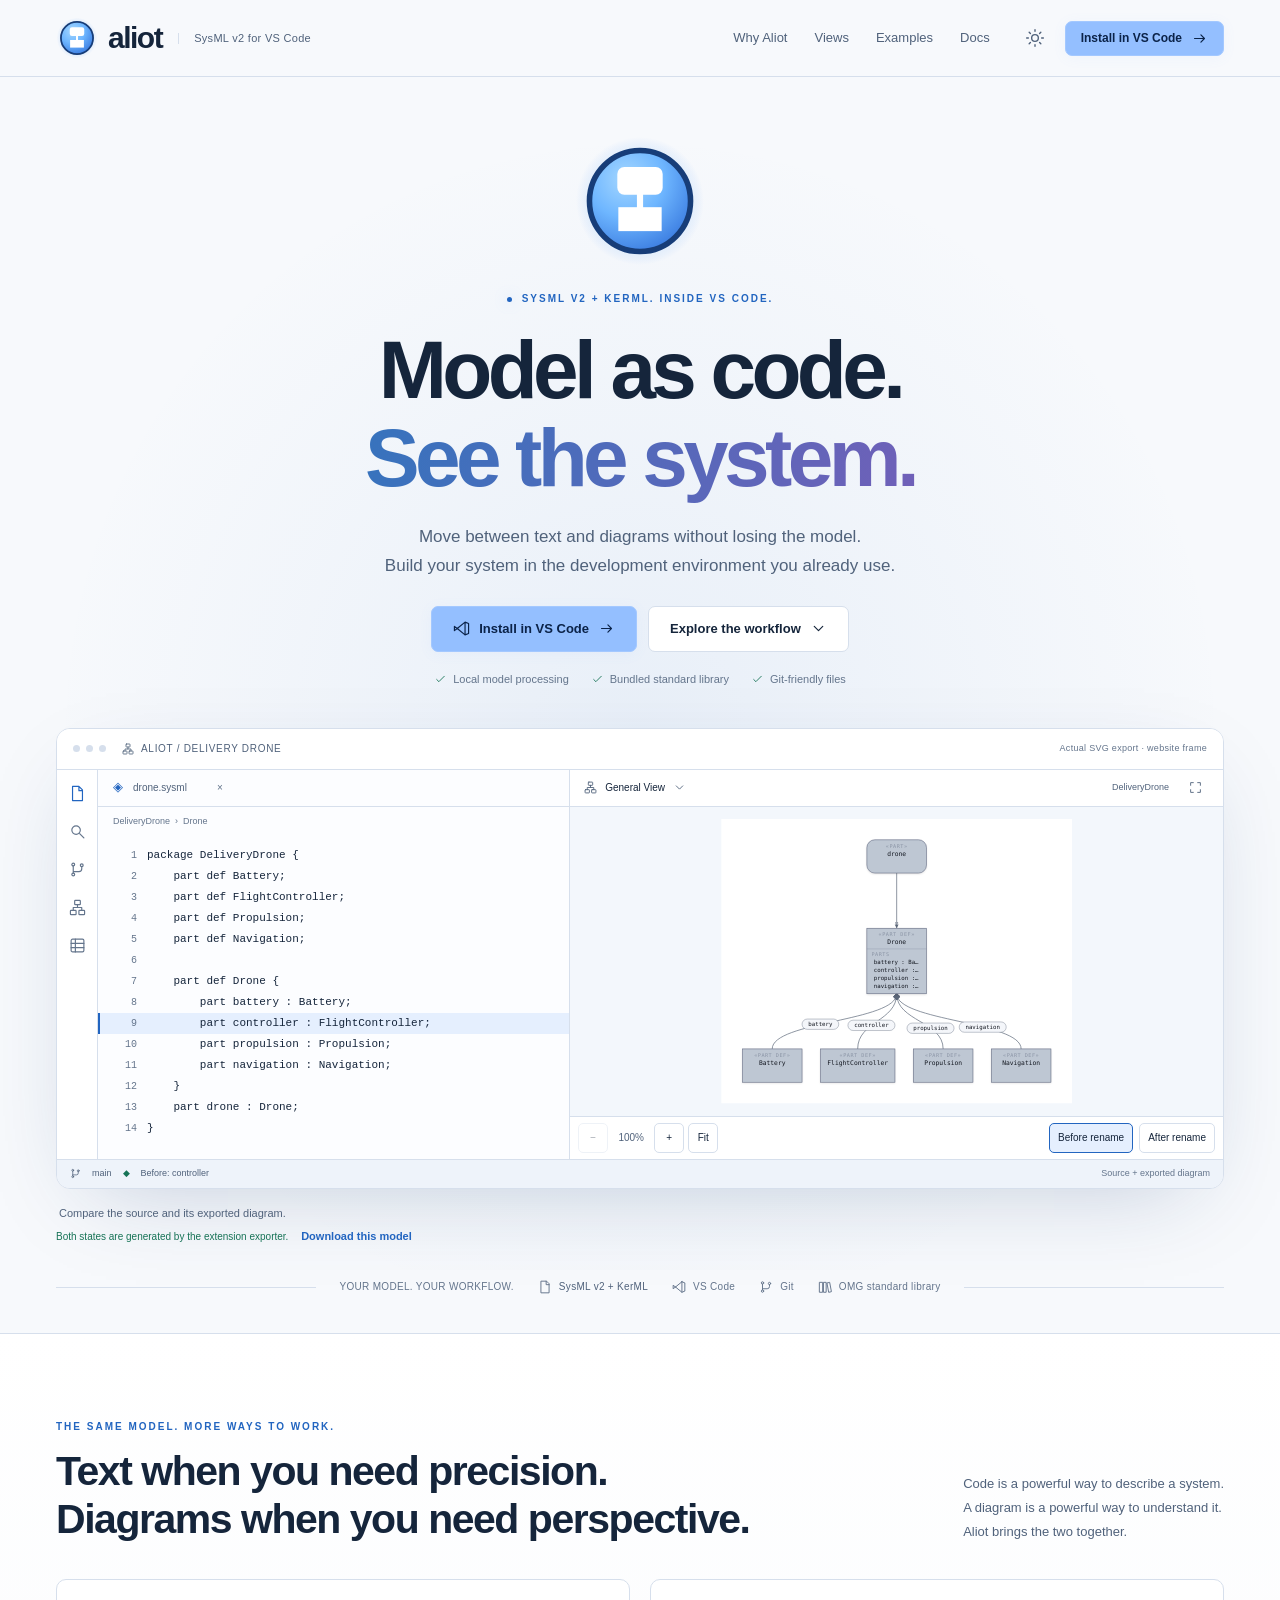
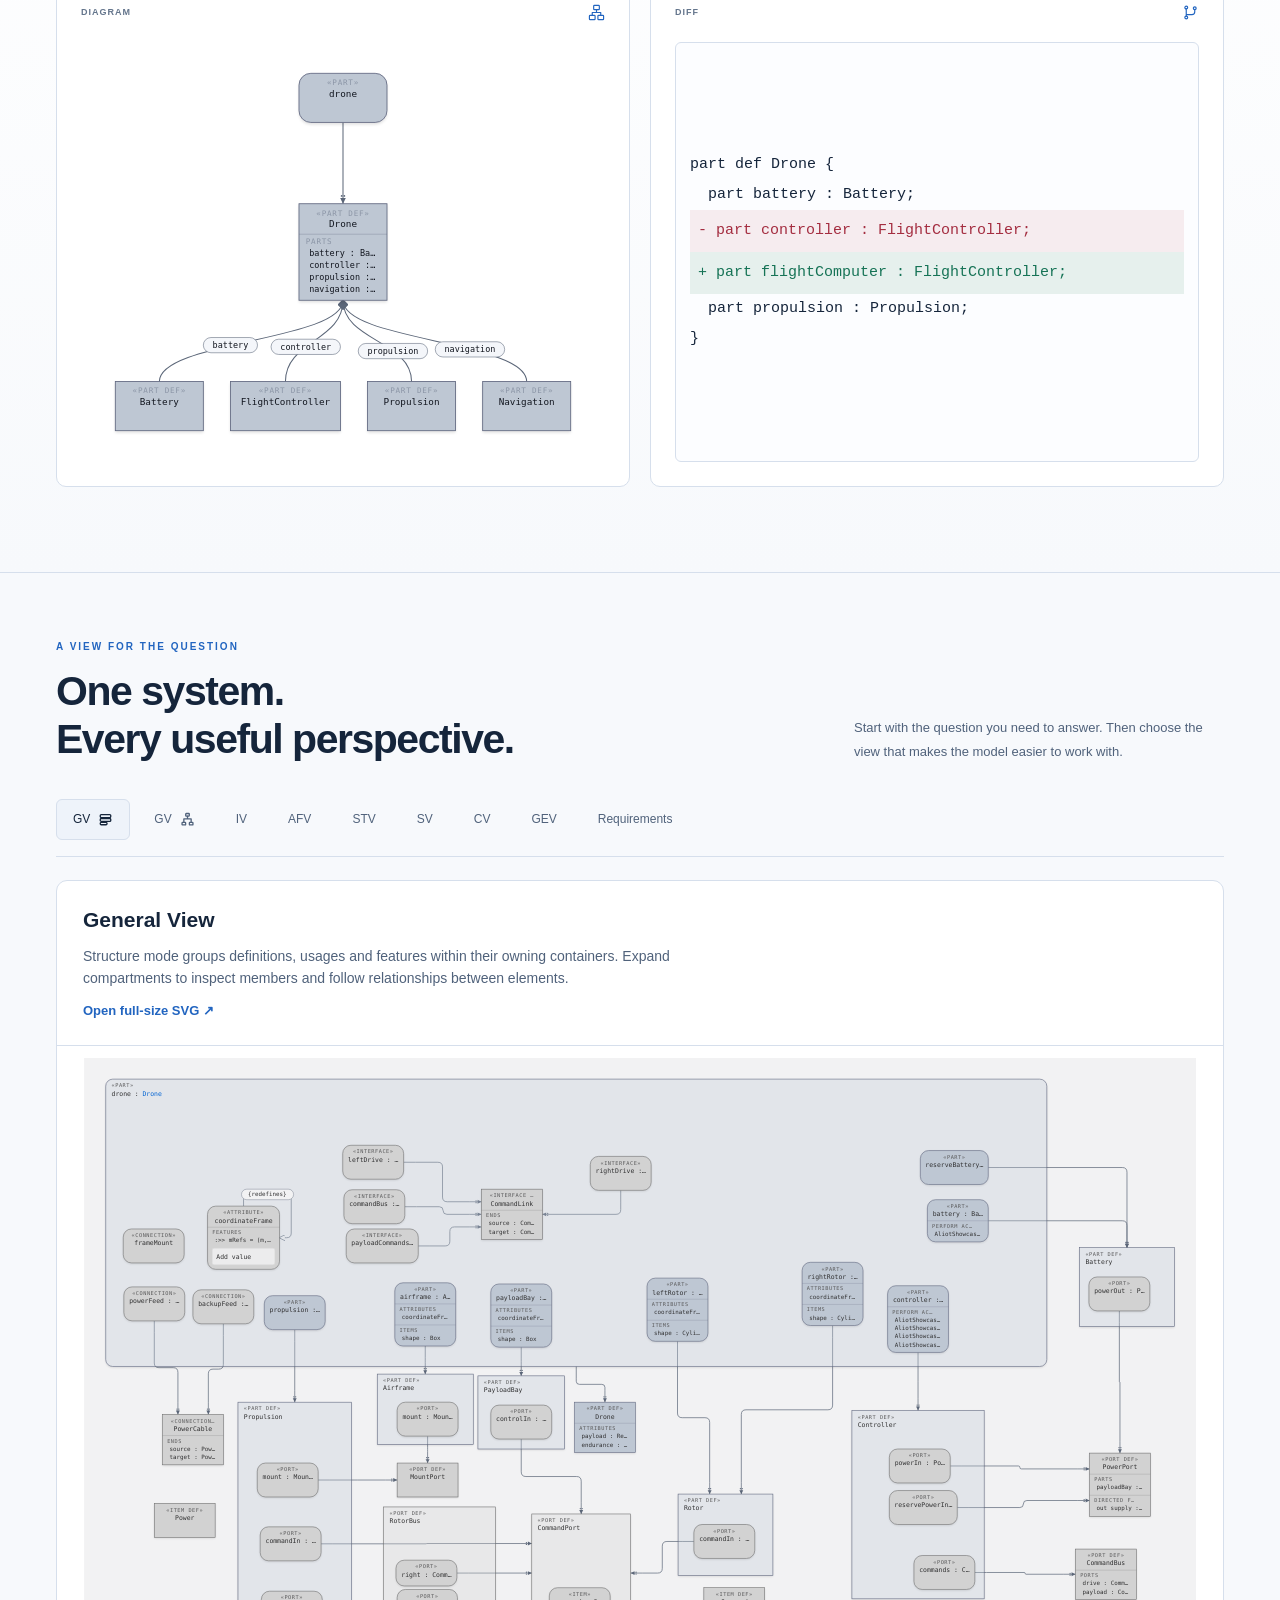
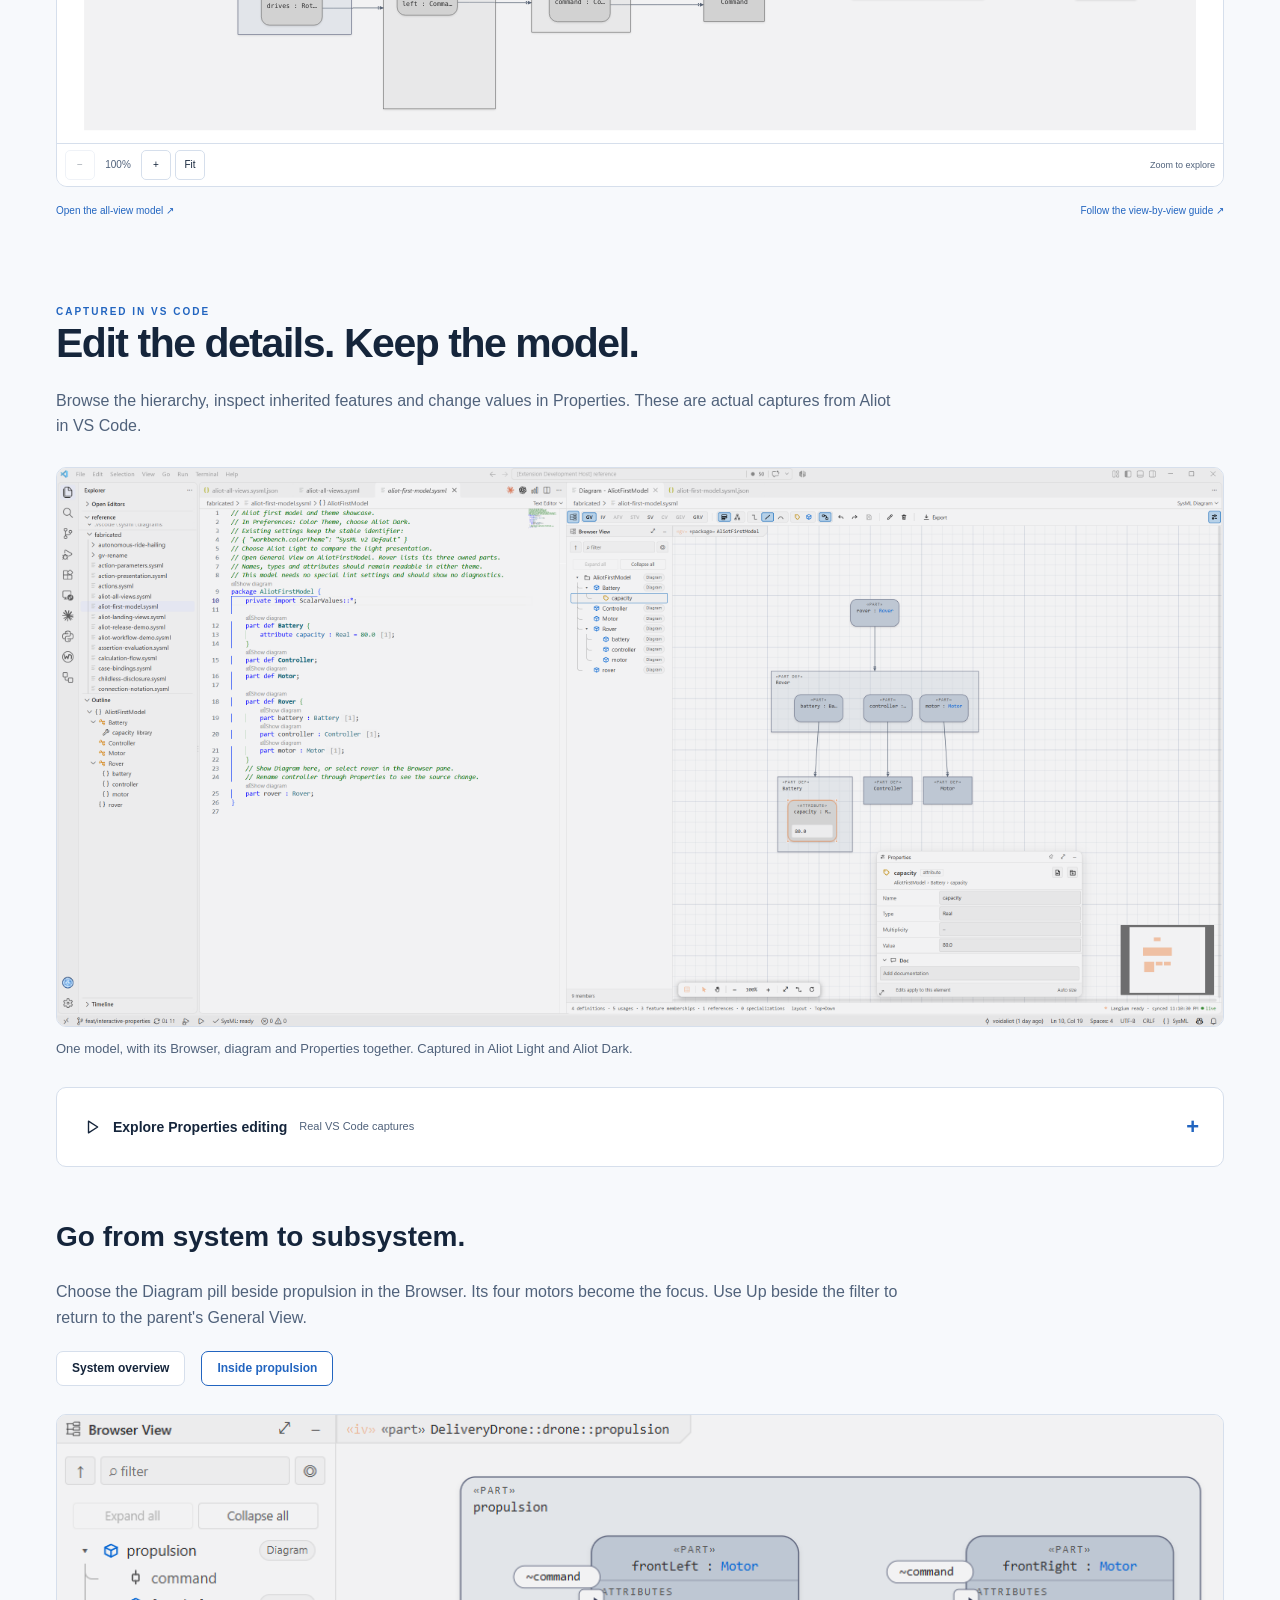
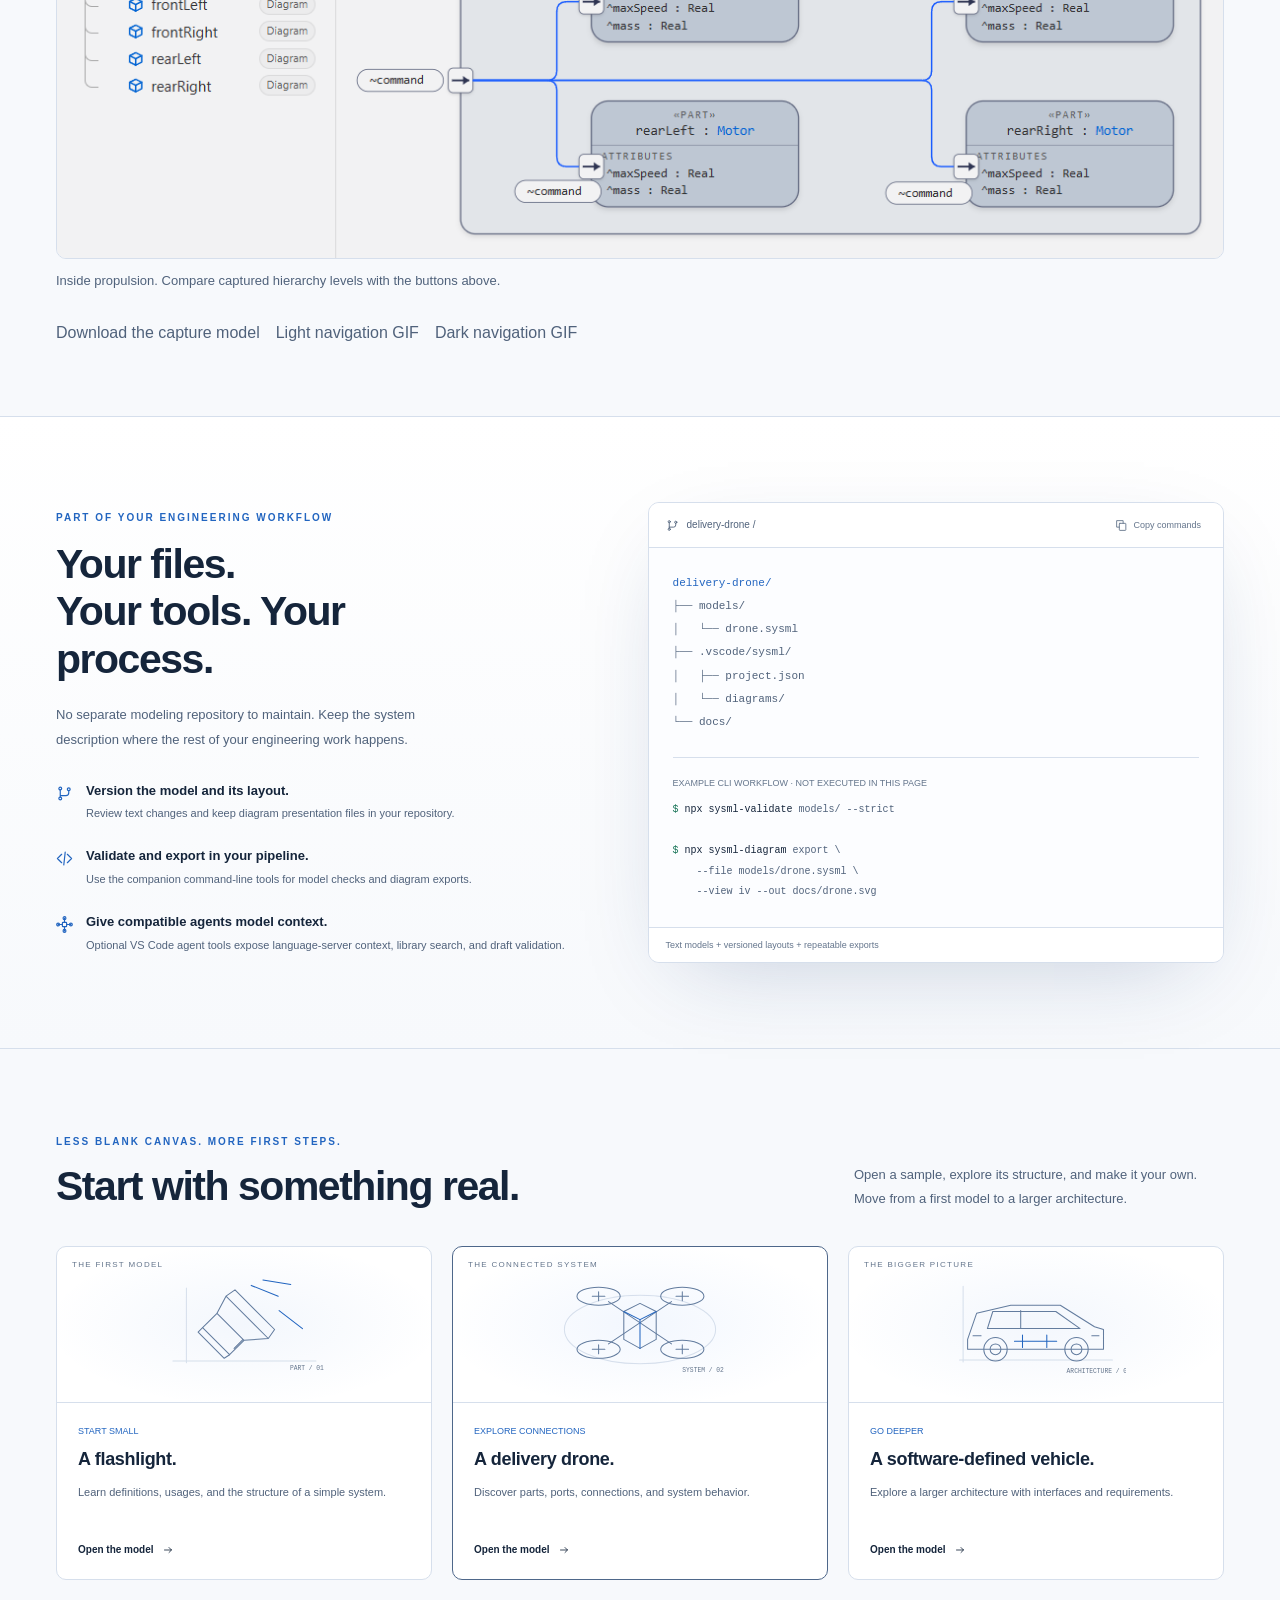
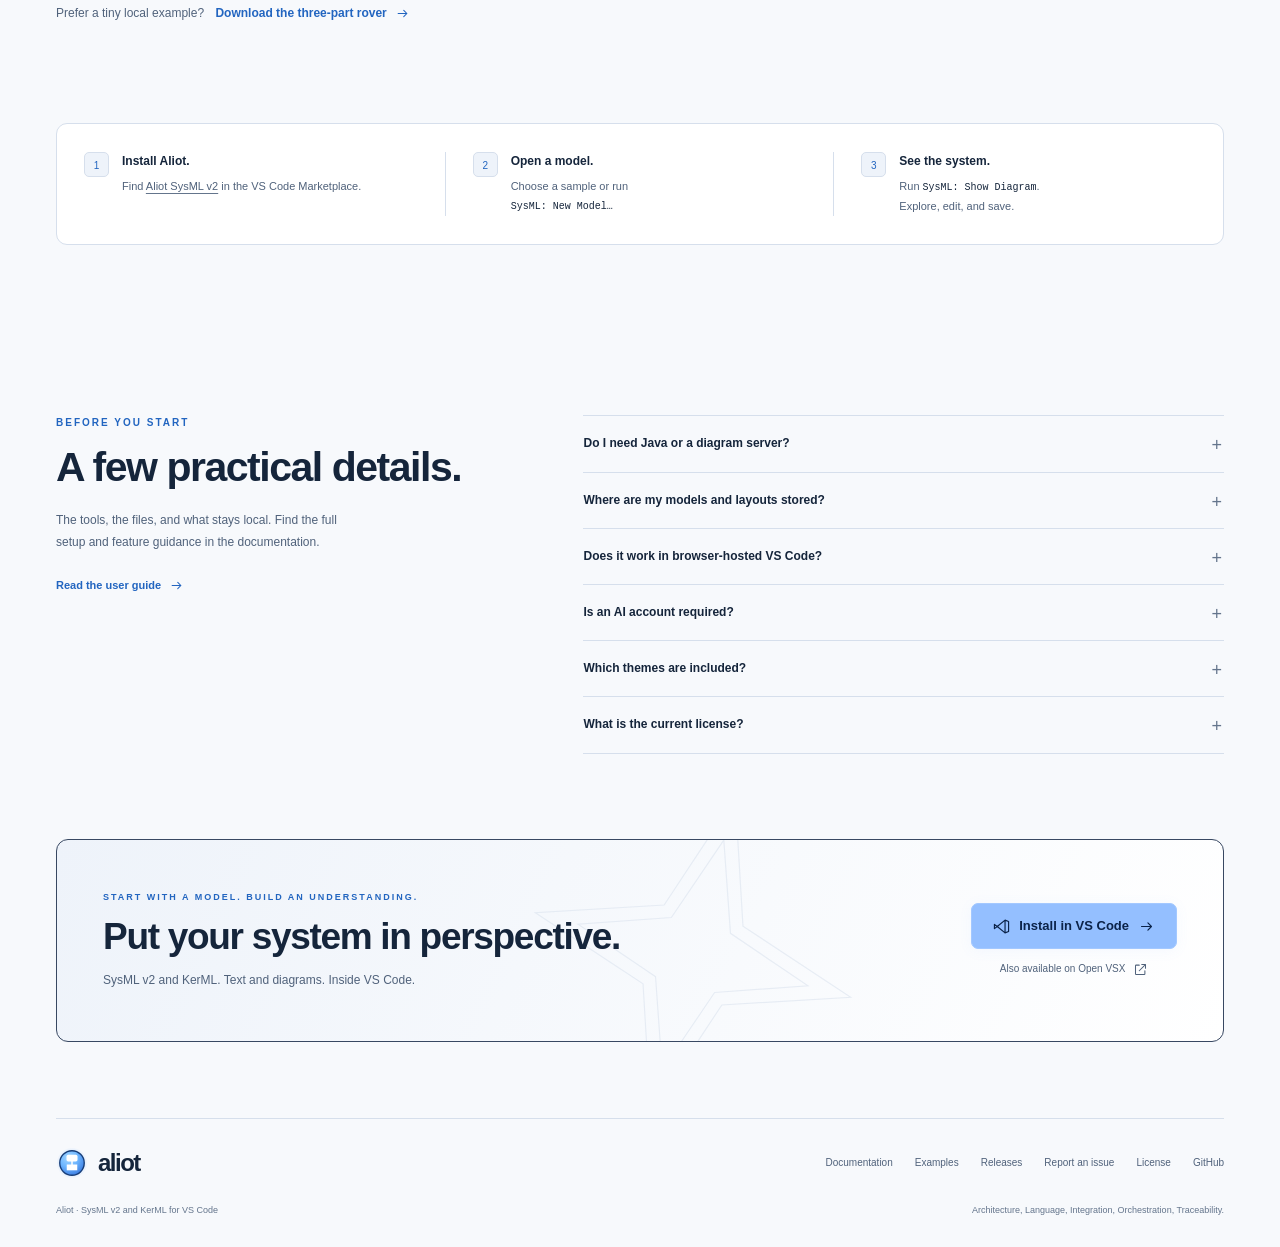
<file: index.html>
<!doctype html>
<html lang="en" data-theme="light">
  <head>
    <meta charset="utf-8" />
    <meta name="viewport" content="width=device-width, initial-scale=1" />
    <title>Aliot SysML v2 | Model as code. See the system.</title>
    <meta
      name="description"
      content="Edit SysML v2 as text and diagrams. Built-in validation and AI tools. Explore Aliot for Visual Studio Code."
    />
    <meta name="theme-color" content="#f5f7fb" />
    <meta property="og:title" content="Aliot SysML v2" />
    <meta
      property="og:description"
      content="Model as code. See the system. SysML v2 and KerML in Visual Studio Code."
    />
    <meta property="og:type" content="website" />
    <meta property="og:url" content="https://voidaliot.github.io/sysml-v2-vscext-release/" />
    <meta
      property="og:image"
      content="https://voidaliot.github.io/sysml-v2-vscext-release/assets/brand/aliot-social.png"
    />
    <meta name="twitter:card" content="summary_large_image" />
    <link rel="canonical" href="https://voidaliot.github.io/sysml-v2-vscext-release/" />
    <link
      rel="icon"
      type="image/svg+xml"
      sizes="any"
      href="assets/brand/aliot-favicon-light.svg"
      data-light="assets/brand/aliot-favicon-light.svg"
      data-dark="assets/brand/aliot-favicon-dark.svg"
    />
    <link rel="stylesheet" href="styles.css" />
  </head>
  <body>
    <noscript
      ><style>
        .demo-controls,
        .export-steps,
        .canvas-fit,
        .theme-button,
        .menu-button,
        .capture-link,
        .terminal-copy,
        .view-tabs,
        .properties-steps {
          display: none !important;
        }
        .main-nav {
          display: flex;
          position: static;
        }
        .gallery-panel[hidden] {
          display: block !important;
        }
      </style></noscript
    >
    <svg class="sprite" xmlns="http://www.w3.org/2000/svg" aria-hidden="true">
      <defs>
        <symbol id="i-arrow" viewBox="0 0 24 24"><path d="M5 12h14m-5-5 5 5-5 5" /></symbol>
        <symbol id="i-external" viewBox="0 0 24 24">
          <path d="M14 4h6v6m0-6L10 14M10 5H5a1 1 0 0 0-1 1v13a1 1 0 0 0 1 1h13a1 1 0 0 0 1-1v-5" />
        </symbol>
        <symbol id="i-code" viewBox="0 0 24 24">
          <path d="m8 6-6 6 6 6m8-12 6 6-6 6m-3-15-2 18" />
        </symbol>
        <symbol id="i-boxes" viewBox="0 0 24 24">
          <rect x="8" y="2" width="8" height="6" rx="1" />
          <rect x="2" y="16" width="8" height="6" rx="1" />
          <rect x="14" y="16" width="8" height="6" rx="1" />
          <path d="M12 8v4H6v4m6-4h6v4" />
        </symbol>
        <symbol id="i-branch" viewBox="0 0 24 24">
          <circle cx="6" cy="5" r="2" />
          <circle cx="18" cy="6" r="2" />
          <circle cx="6" cy="19" r="2" />
          <path d="M6 7v10m12-9v3a4 4 0 0 1-4 4H6" />
        </symbol>
        <symbol id="i-play" viewBox="0 0 24 24"><path d="m9 5 11 7-11 7Z" /></symbol>
        <symbol id="i-check" viewBox="0 0 24 24"><path d="m5 12 4 4 10-10" /></symbol>
        <symbol id="i-github" viewBox="0 0 24 24">
          <path
            d="M9 19c-4 1-4-2-6-2m12 4v-3a3 3 0 0 0-1-2c4 0 7-2 7-6a5 5 0 0 0-1-3 5 5 0 0 0 0-4c-2 0-4 2-4 2a14 14 0 0 0-8 0S6 3 4 3a5 5 0 0 0 0 4 5 5 0 0 0-1 3c0 4 3 6 7 6a3 3 0 0 0-1 2v3"
          />
        </symbol>
        <symbol id="i-vscode" viewBox="0 0 24 24">
          <path d="m17 3 5 2v14l-5 2L6 12l11-9Zm0 0v18M6 12l-4-3v6l4-3Z" />
        </symbol>
        <symbol id="i-sun" viewBox="0 0 24 24">
          <circle cx="12" cy="12" r="4" />
          <path
            d="M12 2v2m0 16v2M2 12h2m16 0h2M5 5l1.5 1.5m11 11L19 19M19 5l-1.5 1.5m-11 11L5 19"
          />
        </symbol>
        <symbol id="i-menu" viewBox="0 0 24 24"><path d="M4 6h16M4 12h16M4 18h16" /></symbol>
        <symbol id="i-close" viewBox="0 0 24 24"><path d="m6 6 12 12M6 18 18 6" /></symbol>
        <symbol id="i-file" viewBox="0 0 24 24"><path d="M14 2H5v20h14V7Zm0 0v6h5" /></symbol>
        <symbol id="i-search" viewBox="0 0 24 24">
          <circle cx="10" cy="10" r="6" />
          <path d="m15 15 6 6" />
        </symbol>
        <symbol id="i-chevron" viewBox="0 0 24 24"><path d="m8 5 7 7-7 7" /></symbol>
        <symbol id="i-chevron-down" viewBox="0 0 24 24"><path d="m6 9 6 6 6-6" /></symbol>
        <symbol id="i-reset" viewBox="0 0 24 24"><path d="M3 5v5h5M4 9a8 8 0 1 1 0 7" /></symbol>
        <symbol id="i-mouse" viewBox="0 0 24 24"><path d="m5 3 14 9-7 2-3 7-4-18Z" /></symbol>
        <symbol id="i-grid" viewBox="0 0 24 24">
          <rect x="3" y="3" width="18" height="18" rx="2" />
          <path d="M3 9h18M3 15h18M9 3v18" />
        </symbol>
        <symbol id="i-flow" viewBox="0 0 24 24">
          <circle cx="3" cy="12" r="2" />
          <rect x="8" y="7" width="8" height="10" rx="2" />
          <circle cx="21" cy="12" r="2" />
          <path d="M5 12h3m8 0h3" />
        </symbol>
        <symbol id="i-ports" viewBox="0 0 24 24">
          <rect x="2" y="6" width="7" height="12" rx="1" />
          <rect x="15" y="6" width="7" height="12" rx="1" />
          <path d="M9 12h6" />
          <rect x="8" y="10" width="2" height="4" />
          <rect x="14" y="10" width="2" height="4" />
        </symbol>
        <symbol id="i-lock" viewBox="0 0 24 24">
          <rect x="5" y="10" width="14" height="11" rx="2" />
          <path d="M8 10V6a4 4 0 0 1 8 0v4m-4 5v2" />
        </symbol>
        <symbol id="i-library" viewBox="0 0 24 24">
          <path d="M3 4h5v17H3Zm7 0h4v17h-4Zm6 1 4-1 3 16-4 1Z" />
        </symbol>
        <symbol id="i-globe" viewBox="0 0 24 24">
          <circle cx="12" cy="12" r="9" />
          <ellipse cx="12" cy="12" rx="4" ry="9" />
          <path d="M3 12h18" />
        </symbol>
        <symbol id="i-copy" viewBox="0 0 24 24">
          <rect x="8" y="8" width="12" height="13" rx="1" />
          <path d="M15 8V3H3v12h5" />
        </symbol>
        <symbol id="i-network" viewBox="0 0 24 24">
          <rect x="9" y="9" width="6" height="6" rx="1" />
          <path d="M12 3v6m0 6v6M3 12h6m6 0h6" />
          <circle cx="12" cy="3" r="2" />
          <circle cx="12" cy="21" r="2" />
          <circle cx="3" cy="12" r="2" />
          <circle cx="21" cy="12" r="2" />
        </symbol>
        <symbol id="i-info" viewBox="0 0 24 24">
          <circle cx="12" cy="12" r="9" />
          <path d="M12 11v6m0-10v.1" />
        </symbol>
        <symbol id="i-window" viewBox="0 0 24 24">
          <rect x="3" y="3" width="18" height="18" rx="2" />
          <path d="M3 8h18M8 8v13" />
        </symbol>
        <symbol id="i-image" viewBox="0 0 24 24">
          <rect x="3" y="3" width="18" height="18" rx="2" />
          <circle cx="8" cy="8" r="1.5" />
          <path d="m3 17 5-5 4 4 4-6 5 7" />
        </symbol>
        <symbol id="i-fit" viewBox="0 0 24 24">
          <path d="M8 3H3v5m13-5h5v5M3 16v5h5m13-5v5h-5" />
        </symbol>
        <symbol id="i-link" viewBox="0 0 24 24">
          <path
            d="m10 13 4-4m-5 6-2 2a4 4 0 0 1-6-6l5-5a4 4 0 0 1 6 0m0 9a4 4 0 0 0 6 0l5-5a4 4 0 0 0-6-6l-2 2"
          />
        </symbol>
      </defs>
    </svg>
    <a class="skip-link" href="#main">Skip to content</a>
    <header class="site-header">
      <div class="wrap nav-inner">
        <a class="brand" href="#top" aria-label="Aliot home"
          ><img
              class="brand-mark"
              src="assets/brand/aliot-star-light.svg"
              data-light="assets/brand/aliot-star-light.svg"
              data-dark="assets/brand/aliot-star-dark.svg"
              width="42"
              height="42"
              alt=""
            /><span>aliot</span><span class="brand-sub">SysML v2 for VS Code</span></a
        >
        <nav class="main-nav" id="main-nav" aria-label="Main navigation">
          <a href="#features">Why Aliot</a><a href="#views">Views</a><a href="#examples">Examples</a
          ><a href="user-guide.html" target="_blank" rel="noopener noreferrer">Docs</a>
        </nav>
        <div class="nav-actions">
          <button
            class="icon-button theme-button"
            id="theme-toggle"
            aria-label="Switch to dark theme"
            title="Switch theme"
          >
            <svg class="icon" aria-hidden="true"><use href="#i-sun"></use></svg></button
          ><a
            class="button primary small"
            href="https://marketplace.visualstudio.com/items?itemName=voidaliot.vscode-sysml-v2"
            target="_blank"
            rel="noopener noreferrer"
            >Install in VS Code
            <svg class="icon" aria-hidden="true"><use href="#i-arrow"></use></svg></a
          ><button
            class="icon-button menu-button"
            id="menu-toggle"
            aria-label="Open navigation"
            aria-expanded="false"
            aria-controls="main-nav"
          >
            <svg class="icon" aria-hidden="true"><use href="#i-menu"></use></svg>
          </button>
        </div>
      </div>
    </header>
    <main id="main">
      <section class="hero" id="top" aria-labelledby="hero-title">
        <div class="wrap">
          <div class="hero-copy">
            <img class="hero-brand-mark" src="assets/brand/aliot-star-light.svg"
              data-light="assets/brand/aliot-star-light.svg" data-dark="assets/brand/aliot-star-dark.svg"
              width="132" height="132" alt="SysML v2 blue star with connected blocks and a black space border" />

            <div class="eyebrow center">
              <span class="small-dot"></span>SYSML v2 + KerML. INSIDE VS CODE.
            </div>
            <h1 id="hero-title">Model as code.<br /><span class="tint">See the system.</span></h1>
            <p class="hero-description">
              Move between text and diagrams without losing the model.<br class="desktop-break" />
              Build your system in the development environment you already use.
            </p>
            <div class="hero-actions">
              <a
                class="button primary"
                href="https://marketplace.visualstudio.com/items?itemName=voidaliot.vscode-sysml-v2"
                target="_blank"
                rel="noopener noreferrer"
                ><svg class="icon" aria-hidden="true"><use href="#i-vscode"></use></svg>Install in
                VS Code <svg class="icon" aria-hidden="true"><use href="#i-arrow"></use></svg></a
              ><a class="button" href="#workflow-demo"
                >Explore the workflow
                <svg class="icon" aria-hidden="true"><use href="#i-chevron-down"></use></svg
              ></a>
            </div>
            <div class="hero-proof">
              <span
                ><svg class="icon" aria-hidden="true"><use href="#i-check"></use></svg>Local model
                processing</span
              ><span
                ><svg class="icon" aria-hidden="true"><use href="#i-check"></use></svg>Bundled
                standard library</span
              ><span
                ><svg class="icon" aria-hidden="true"><use href="#i-check"></use></svg>Git-friendly
                files</span
              >
            </div>
          </div>
          <div class="product-wrap" id="workflow-demo">
            <div class="workbench" aria-label="Actual extension SVG exports in a website frame">
              <div class="window-bar">
                <div class="window-dots" aria-hidden="true"><i></i><i></i><i></i></div>
                <div class="window-label">
                  <svg class="icon" aria-hidden="true"><use href="#i-boxes"></use></svg>ALIOT /
                  DELIVERY DRONE
                </div>
                <span class="window-note">Actual SVG export · website frame</span>
              </div>
              <div class="workbench-body">
                <div class="activity-bar" aria-hidden="true">
                  <svg class="icon active" aria-hidden="true"><use href="#i-file"></use></svg
                  ><svg class="icon" aria-hidden="true"><use href="#i-search"></use></svg
                  ><svg class="icon" aria-hidden="true"><use href="#i-branch"></use></svg
                  ><svg class="icon" aria-hidden="true"><use href="#i-boxes"></use></svg
                  ><svg class="icon" aria-hidden="true"><use href="#i-grid"></use></svg>
                </div>
                <div class="editor-pane">
                  <div class="editor-tab">
                    <span class="file-dot">◈</span>drone.sysml<span
                      class="tab-close"
                      aria-hidden="true"
                      >×</span
                    >
                  </div>
                  <div class="editor-breadcrumb">DeliveryDrone &nbsp;›&nbsp; Drone</div>
                  <pre
                    class="source-code"
                    id="source-before"
                    aria-label="Exported model source"
                  ><code><span class="source-line">package DeliveryDrone {</span><span class="source-line">    part def Battery;</span><span class="source-line">    part def FlightController;</span><span class="source-line">    part def Propulsion;</span><span class="source-line">    part def Navigation;</span><span class="source-line"></span><span class="source-line">    part def Drone {</span><span class="source-line">        part battery : Battery;</span><span class="source-line current">        part controller : FlightController;</span><span class="source-line">        part propulsion : Propulsion;</span><span class="source-line">        part navigation : Navigation;</span><span class="source-line">    }</span><span class="source-line">    part drone : Drone;</span><span class="source-line">}</span></code></pre>
                  <pre
                    class="source-code"
                    id="source-after"
                    aria-label="Exported model source"
                    hidden
                  ><code><span class="source-line">package DeliveryDrone {</span><span class="source-line">    part def Battery;</span><span class="source-line">    part def FlightController;</span><span class="source-line">    part def Propulsion;</span><span class="source-line">    part def Navigation;</span><span class="source-line"></span><span class="source-line">    part def Drone {</span><span class="source-line">        part battery : Battery;</span><span class="source-line current">        part flightComputer : FlightController;</span><span class="source-line">        part propulsion : Propulsion;</span><span class="source-line">        part navigation : Navigation;</span><span class="source-line">    }</span><span class="source-line">    part drone : Drone;</span><span class="source-line">}</span></code></pre>
                </div>
                <div class="canvas-pane">
                  <div class="canvas-toolbar">
                    <svg class="icon" aria-hidden="true"><use href="#i-boxes"></use></svg
                    ><span class="view-select">General View</span
                    ><svg class="icon" aria-hidden="true"><use href="#i-chevron-down"></use></svg>
                    <div class="toolbar-right">
                      <span>DeliveryDrone</span>
                      <button
                        type="button"
                        class="canvas-fit"
                        aria-label="Fit diagram"
                        title="Fit diagram"
                      >
                        <svg class="icon" aria-hidden="true"><use href="#i-fit"></use></svg>
                      </button>
                    </div>
                  </div>
                  <div class="canvas-area">
                    <img
                      id="hero-diagram"
                      src="assets/product/structure-light.svg"
                      data-light="assets/product/structure-light.svg"
                      data-dark="assets/product/structure-dark.svg"
                      alt="General View exported by the extension from the DeliveryDrone model."
                    />
                    <div class="export-steps" role="group" aria-label="Compare model exports">
                      <button type="button" data-export-step="0" aria-pressed="true">
                        Before rename
                      </button>
                      <button type="button" data-export-step="1" aria-pressed="false">
                        After rename
                      </button>
                    </div>
                  </div>
                </div>
              </div>
              <div class="workbench-footer">
                <svg class="icon" aria-hidden="true"><use href="#i-branch"></use></svg
                ><span>main</span><span style="color: var(--mint)">◆</span
                ><span id="selection-label">Before: controller</span
                ><span class="right">Source + exported diagram</span>
              </div>
            </div>
            <div class="demo-controls">
              <span class="demo-hint">Compare the source and its exported diagram.</span>
            </div>
            <p class="demo-live" id="rename-message" role="status" aria-live="polite">
              Both states are generated by the extension exporter.
              <a
                class="text-link"
                id="source-download"
                href="https://github.com/voidaliot/sysml-v2-samples/blob/main/workflow-before.sysml"
                download
                >Download this model</a
              >
            </p>
          </div>
          <div class="hero-divider">
            <span>YOUR MODEL. YOUR WORKFLOW.</span
            ><span
              ><svg class="icon" aria-hidden="true"><use href="#i-file"></use></svg
              ><strong>SysML v2 + KerML</strong></span
            ><span
              ><svg class="icon" aria-hidden="true"><use href="#i-vscode"></use></svg>VS Code</span
            ><span
              ><svg class="icon" aria-hidden="true"><use href="#i-branch"></use></svg>Git</span
            ><span
              ><svg class="icon" aria-hidden="true"><use href="#i-library"></use></svg>OMG standard
              library</span
            >
          </div>
        </div>
      </section>
      <section class="section section-muted" id="features" aria-labelledby="features-title">
        <div class="wrap">
          <div class="section-top">
            <div>
              <div class="eyebrow">THE SAME MODEL. MORE WAYS TO WORK.</div>
              <h2 id="features-title">
                Text when you need precision.<br />Diagrams when you need perspective.
              </h2>
            </div>
            <p>
              Code is a powerful way to describe a system.<br />A diagram is a powerful way to
              understand it.<br />Aliot brings the two together.
            </p>
          </div>
          <div class="feature-grid">
            <article class="feature-card">
              <div class="feature-num">
                <span>DIAGRAM</span
                ><svg class="icon" aria-hidden="true"><use href="#i-boxes"></use></svg>
              </div>
              <div class="feature-visual feature-diagram">
                <div class="mini-graph">
                  <img
                    src="assets/product/structure-light.svg"
                    data-light="assets/product/structure-light.svg"
                    data-dark="assets/product/structure-dark.svg"
                    alt="General View generated by the extension."
                  />
                </div>
              </div>
            </article>
            <article class="feature-card">
              <div class="feature-num">
                <span>DIFF</span
                ><svg class="icon" aria-hidden="true"><use href="#i-branch"></use></svg>
              </div>
              <div class="feature-visual">
                <div
                  class="mini-code"
                  role="img"
                  aria-label="Model text diff. Rename controller to flightComputer, keeping its FlightController type."
                >
                  <div>part def Drone {</div>
                  <div>&nbsp; part battery : Battery;</div>
                  <div class="diff-minus">- part controller : FlightController;</div>
                  <div class="diff-plus">+ part flightComputer : FlightController;</div>
                  <div>&nbsp; part propulsion : Propulsion;</div>
                  <div>}</div>
                </div>
              </div>
            </article>
          </div>
        </div>
      </section>
      <section class="section explore-section" id="views" aria-labelledby="views-title">
        <div class="wrap">
          <div class="section-top">
            <div>
              <div class="eyebrow">A VIEW FOR THE QUESTION</div>
              <h2 id="views-title">One system.<br />Every useful perspective.</h2>
            </div>
            <p>
              Start with the question you need to answer. Then choose the view that makes the model
              easier to work with.
            </p>
          </div>
          <!-- ALL_VIEWS_START -->
<div class="view-tabs tour-tabs" role="tablist" aria-label="Explore model views"><button class="view-tab" id="tab-tour-0" type="button" role="tab" aria-label="General View structure" aria-selected="true" aria-controls="panel-tour-0" tabindex="0">GV <svg class="icon" viewBox="0 0 16 16" aria-hidden="true"><g fill="none" stroke="currentColor" stroke-width="1.4" stroke-linecap="round" stroke-linejoin="round"><rect x="2.4" y="2.8" width="11.2" height="3.1" rx="1" /><rect x="2.4" y="6.9" width="11.2" height="3.1" rx="1" /><rect x="2.4" y="11" width="7.2" height="2.6" rx="1" /></g></svg></button>
<button class="view-tab" id="tab-tour-1" type="button" role="tab" aria-label="General View tree" aria-selected="false" aria-controls="panel-tour-1" tabindex="-1">GV <svg class="icon" viewBox="0 0 16 16" aria-hidden="true"><g fill="none" stroke="currentColor" stroke-width="1.4" stroke-linecap="round" stroke-linejoin="round"><rect x="6.1" y="1.6" width="3.8" height="2.7" rx="0.6" /><rect x="2.2" y="11.1" width="3.8" height="2.7" rx="0.6" /><rect x="10" y="11.1" width="3.8" height="2.7" rx="0.6" /><path d="M8 4.3v3.1M8 7.4H4.1v3.7M8 7.4h3.9v3.7" /></g></svg></button>
<button class="view-tab" id="tab-tour-2" type="button" role="tab" aria-selected="false" aria-controls="panel-tour-2" tabindex="-1">IV</button>
<button class="view-tab" id="tab-tour-3" type="button" role="tab" aria-selected="false" aria-controls="panel-tour-3" tabindex="-1">AFV</button>
<button class="view-tab" id="tab-tour-4" type="button" role="tab" aria-selected="false" aria-controls="panel-tour-4" tabindex="-1">STV</button>
<button class="view-tab" id="tab-tour-5" type="button" role="tab" aria-selected="false" aria-controls="panel-tour-5" tabindex="-1">SV</button>
<button class="view-tab" id="tab-tour-6" type="button" role="tab" aria-selected="false" aria-controls="panel-tour-6" tabindex="-1">CV</button>
<button class="view-tab" id="tab-tour-7" type="button" role="tab" aria-selected="false" aria-controls="panel-tour-7" tabindex="-1">GEV</button>
<button class="view-tab" id="tab-tour-8" type="button" role="tab" aria-selected="false" aria-controls="panel-tour-8" tabindex="-1">Requirements</button></div>
<div class="gallery-panel tour-panel" id="panel-tour-0" role="tabpanel" aria-labelledby="tab-tour-0" tabindex="0">
    <div class="tour-heading"><h3>General View</h3><p>Structure mode groups definitions, usages and features within their owning containers. Expand compartments to inspect members and follow relationships between elements.</p>
    <a class="text-link" href="assets/product/all-views/gv-structure-light.svg" data-light="assets/product/all-views/gv-structure-light.svg" data-dark="assets/product/all-views/gv-structure-dark.svg" target="_blank" rel="noopener">Open full-size SVG ↗</a></div>
    <div class="gallery-art"><img src="assets/product/all-views/gv-structure-light.svg" data-light="assets/product/all-views/gv-structure-light.svg" data-dark="assets/product/all-views/gv-structure-dark.svg" alt="General View structure mode groups definitions, usages and features within their owning containers." loading="lazy" /></div>
  </div>
<div class="gallery-panel tour-panel" id="panel-tour-1" role="tabpanel" aria-labelledby="tab-tour-1" tabindex="0" hidden>
    <div class="tour-heading"><h3>General View</h3><p>Tree mode lays out feature membership from parent to child in source order. Branches and links reveal ownership, typing and other relationships across the model.</p>
    <a class="text-link" href="assets/product/all-views/gv-tree-light.svg" data-light="assets/product/all-views/gv-tree-light.svg" data-dark="assets/product/all-views/gv-tree-dark.svg" target="_blank" rel="noopener">Open full-size SVG ↗</a></div>
    <div class="gallery-art"><img src="assets/product/all-views/gv-tree-light.svg" data-light="assets/product/all-views/gv-tree-light.svg" data-dark="assets/product/all-views/gv-tree-dark.svg" alt="General View tree mode lays out feature membership from parent to child in source order." loading="lazy" /></div>
  </div>
<div class="gallery-panel tour-panel" id="panel-tour-2" role="tabpanel" aria-labelledby="tab-tour-2" tabindex="0" hidden>
    <div class="tour-heading"><h3>Interconnection View</h3><p>Shows how parts, ports, interfaces and connections form a system. Expand connection and interface blocks to inspect their ends, flows and nested ports.</p>
    <a class="text-link" href="assets/product/all-views/iv-light.svg" data-light="assets/product/all-views/iv-light.svg" data-dark="assets/product/all-views/iv-dark.svg" target="_blank" rel="noopener">Open full-size SVG ↗</a></div>
    <div class="gallery-art"><img src="assets/product/all-views/iv-light.svg" data-light="assets/product/all-views/iv-light.svg" data-dark="assets/product/all-views/iv-dark.svg" alt="Interconnection View shows parts, ports, interfaces and connections." loading="lazy" /></div>
  </div>
<div class="gallery-panel tour-panel" id="panel-tour-3" role="tabpanel" aria-labelledby="tab-tour-3" tabindex="0" hidden>
    <div class="tour-heading"><h3>Action Flow View</h3><p>Shows how actions proceed through control and item flows. Forks, joins, loops and performer lanes make concurrency and responsibility visible.</p>
    <a class="text-link" href="assets/product/all-views/afv-light.svg" data-light="assets/product/all-views/afv-light.svg" data-dark="assets/product/all-views/afv-dark.svg" target="_blank" rel="noopener">Open full-size SVG ↗</a></div>
    <div class="gallery-art"><img src="assets/product/all-views/afv-light.svg" data-light="assets/product/all-views/afv-light.svg" data-dark="assets/product/all-views/afv-dark.svg" alt="Action Flow View shows actions, control and item flows, and performer lanes." loading="lazy" /></div>
  </div>
<div class="gallery-panel tour-panel" id="panel-tour-4" role="tabpanel" aria-labelledby="tab-tour-4" tabindex="0" hidden>
    <div class="tour-heading"><h3>State Transition View</h3><p>Shows the states and transitions of a state machine, including triggers, guards, effects and concurrent regions.</p>
    <a class="text-link" href="assets/product/all-views/stv-light.svg" data-light="assets/product/all-views/stv-light.svg" data-dark="assets/product/all-views/stv-dark.svg" target="_blank" rel="noopener">Open full-size SVG ↗</a></div>
    <div class="gallery-art"><img src="assets/product/all-views/stv-light.svg" data-light="assets/product/all-views/stv-light.svg" data-dark="assets/product/all-views/stv-dark.svg" alt="State Transition View shows states, transitions and concurrent regions." loading="lazy" /></div>
  </div>
<div class="gallery-panel tour-panel" id="panel-tour-5" role="tabpanel" aria-labelledby="tab-tour-5" tabindex="0" hidden>
    <div class="tour-heading"><h3>Sequence View</h3><p>Shows interactions over time as lifelines and ordered messages. Fragments express repetition or other control around message exchanges.</p>
    <a class="text-link" href="assets/product/all-views/sv-light.svg" data-light="assets/product/all-views/sv-light.svg" data-dark="assets/product/all-views/sv-dark.svg" target="_blank" rel="noopener">Open full-size SVG ↗</a></div>
    <div class="gallery-art"><img src="assets/product/all-views/sv-light.svg" data-light="assets/product/all-views/sv-light.svg" data-dark="assets/product/all-views/sv-dark.svg" alt="Sequence View shows lifelines and ordered messages between participants." loading="lazy" /></div>
  </div>
<div class="gallery-panel tour-panel" id="panel-tour-6" role="tabpanel" aria-labelledby="tab-tour-6" tabindex="0" hidden>
    <div class="tour-heading"><h3>Case View</h3><p>Shows cases in relation to their subject and actors. Relationships between cases make shared or dependent behavior visible.</p>
    <a class="text-link" href="assets/product/all-views/cv-light.svg" data-light="assets/product/all-views/cv-light.svg" data-dark="assets/product/all-views/cv-dark.svg" target="_blank" rel="noopener">Open full-size SVG ↗</a></div>
    <div class="gallery-art"><img src="assets/product/all-views/cv-light.svg" data-light="assets/product/all-views/cv-light.svg" data-dark="assets/product/all-views/cv-dark.svg" alt="Case View shows cases, their subject and actors, and relationships between cases." loading="lazy" /></div>
  </div>
<div class="gallery-panel tour-panel" id="panel-tour-7" role="tabpanel" aria-labelledby="tab-tour-7" tabindex="0" hidden>
    <div class="tour-heading"><h3>Geometry View</h3><p>Shows model geometry from shapes and coordinate frames, making spatial position, orientation and dimensions visible.</p>
    <a class="text-link" href="assets/product/all-views/gev-light.svg" data-light="assets/product/all-views/gev-light.svg" data-dark="assets/product/all-views/gev-dark.svg" target="_blank" rel="noopener">Open full-size SVG ↗</a></div>
    <div class="gallery-art"><img src="assets/product/all-views/gev-light.svg" data-light="assets/product/all-views/gev-light.svg" data-dark="assets/product/all-views/gev-dark.svg" alt="Geometry View shows shapes and their spatial relationships." loading="lazy" /></div>
  </div>
<div class="gallery-panel tour-panel" id="panel-tour-8" role="tabpanel" aria-labelledby="tab-tour-8" tabindex="0" hidden>
    <div class="tour-heading"><h3>Grid View: requirements</h3><p>Lists requirements in a table for scanning, selection and editing supported fields. Adjust columns to focus on the data you need, or export the table as CSV.</p>
    <a class="text-link" href="assets/product/all-views/requirements.csv" target="_blank" rel="noopener">Download showcase CSV ↗</a></div>
    <div class="gallery-art"><img src="assets/product/grid-vscode.png" data-light="assets/product/grid-vscode.png" data-dark="assets/product/grid-vscode-dark.png" alt="VS Code Grid View showing a requirements table and Export CSV in the toolbar." loading="lazy" /></div>
  </div>
<div class="gallery-footer"><a class="text-link" href="https://github.com/voidaliot/sysml-v2-samples/blob/main/aliot-all-views.sysml">Open the all-view model ↗</a><a class="text-link" href="user-guide.html#all-view-model-tour">Follow the view-by-view guide ↗</a></div>
<!-- ALL_VIEWS_END -->
        </div>
      </section>
      <section class="section recording-section" id="editing" aria-labelledby="editing-title">
        <div class="wrap">
          <div class="eyebrow">CAPTURED IN VS CODE</div>
          <h2 class="section-title" id="editing-title">Edit the details. Keep the model.</h2>
          <p class="capture-intro">
            Browse the hierarchy, inspect inherited features and change values in Properties. These
            are actual captures from Aliot in VS Code.
          </p>
          <figure class="capture-wide">
            <img
              src="assets/product/v045-workspace-light.png"
              data-light="assets/product/v045-workspace-light.png"
              data-dark="assets/product/v045-workspace-dark.png"
              width="1810"
              height="865"
              loading="lazy"
              alt="Aliot in VS Code: model Browser, drone interconnection diagram and editable battery Properties"
            />
            <figcaption>
              One model, with its Browser, diagram and Properties together. Captured in Aliot Light
              and Aliot Dark.
            </figcaption>
          </figure>
          <details class="recording-panel">
            <summary>
              <svg class="icon" aria-hidden="true"><use href="#i-play"></use></svg>Explore
              Properties editing
              <span class="recording-note">Real VS Code captures</span>
            </summary>
            <div class="recording-body">
              <p>
                Change the battery capacity from 80 to 95. Applying the inherited value creates a
                local override. The Battery definition and spare battery keep their original value.
              </p>
              <div
                class="capture-steps properties-steps"
                role="group"
                aria-label="Properties capture selection"
              >
                <button
                  class="button small"
                  type="button"
                  data-properties-state="before"
                  aria-pressed="false"
                  aria-controls="workflow-image"
                >
                  Before editing
                </button>
                <button
                  class="button small"
                  type="button"
                  data-properties-state="after"
                  aria-pressed="true"
                  aria-controls="workflow-image"
                >
                  After editing
                </button>
                <button
                  class="button small"
                  type="button"
                  data-properties-state="animation"
                  aria-pressed="false"
                  aria-controls="workflow-video"
                >
                  Play animation
                </button>
              </div>
              <div class="properties-capture">
                <figure>
                  <img
                    id="workflow-image"
                    src="assets/product/v045-properties-after-light.png"
                    data-light="assets/product/v045-properties-after-light.png"
                    data-dark="assets/product/v045-properties-after-dark.png"
                    width="530"
                    height="823"
                    loading="lazy"
                    alt="Properties shows capacity 95 as a local attribute, with voltage and mass still inherited from Battery"
                  />
                  <video
                    id="workflow-video"
                    src="assets/video/properties.mp4"
                    controls
                    playsinline
                    preload="none"
                    aria-label="Properties editing animation"
                    hidden
                  ></video>
                  <figcaption id="demo-caption" aria-live="polite">
                    After editing: capacity 95 is applied as a local override.
                  </figcaption>
                </figure>
                <div class="properties-animation-copy" id="properties-animation-copy" hidden>
                  <h3>Explore and edit in Properties</h3>
                  <p>Browse features and edit them directly in the Properties pane.</p>
                  <p>Undo and redo work across diagram and code changes.</p>
                </div>
              </div>
            </div>
          </details>
          <div class="capture-hierarchy" id="hierarchy">
            <h3>Go from system to subsystem.</h3>
            <p>
              Choose the Diagram pill beside propulsion in the Browser. Its four motors become the
              focus. Use Up beside the filter to return to the parent's General View.
            </p>
            <div class="capture-steps" role="group" aria-label="Hierarchy screenshot selection">
              <button
                class="button small"
                type="button"
                data-hierarchy-state="overview"
                aria-pressed="false"
                aria-controls="hierarchy-image"
              >
                System overview
              </button>
              <button
                class="button small"
                type="button"
                data-hierarchy-state="subsystem"
                aria-pressed="true"
                aria-controls="hierarchy-image"
              >
                Inside propulsion
              </button>
            </div>
            <figure class="capture-wide">
              <img
                id="hierarchy-image"
                src="assets/product/v045-hierarchy-subsystem-light.png"
                data-light="assets/product/v045-hierarchy-subsystem-light.png"
                data-dark="assets/product/v045-hierarchy-subsystem-dark.png"
                width="1810"
                height="865"
                loading="lazy"
                alt="Actual VS Code capture: Browser and Interconnection View focused on the propulsion subsystem and four motors"
              />
              <figcaption id="hierarchy-caption" aria-live="polite">
                Inside propulsion. Compare captured hierarchy levels with the buttons above.
              </figcaption>
            </figure>
            <p class="capture-downloads">
              <a href="https://github.com/voidaliot/sysml-v2-samples/blob/main/release-demo-before.sysml"
                >Download the capture model</a
              >
              <a href="assets/product/v045-hierarchy-light.gif">Light navigation GIF</a>
              <a href="assets/product/v045-hierarchy-dark.gif">Dark navigation GIF</a>
            </p>
          </div>
        </div>
      </section>
      <section class="section section-muted" id="workflow" aria-labelledby="workflow-title">
        <div class="wrap workflow-layout">
          <div class="workflow-copy">
            <div class="eyebrow">PART OF YOUR ENGINEERING WORKFLOW</div>
            <h2 class="section-title" id="workflow-title">
              Your files.<br />Your tools. Your process.
            </h2>
            <p>
              No separate modeling repository to maintain. Keep the system description where the
              rest of your engineering work happens.
            </p>
            <div class="workflow-list">
              <div class="workflow-item">
                <svg class="icon" aria-hidden="true"><use href="#i-branch"></use></svg>
                <div>
                  <h3>Version the model and its layout.</h3>
                  <p>Review text changes and keep diagram presentation files in your repository.</p>
                </div>
              </div>
              <div class="workflow-item">
                <svg class="icon" aria-hidden="true"><use href="#i-code"></use></svg>
                <div>
                  <h3>Validate and export in your pipeline.</h3>
                  <p>Use the companion command-line tools for model checks and diagram exports.</p>
                </div>
              </div>
              <div class="workflow-item">
                <svg class="icon" aria-hidden="true"><use href="#i-network"></use></svg>
                <div>
                  <h3>Give compatible agents model context.</h3>
                  <p>
                    Optional VS Code agent tools expose language-server context, library search, and
                    draft validation.
                  </p>
                </div>
              </div>
            </div>
          </div>
          <div class="terminal">
            <div class="terminal-top">
              <span class="label"
                ><svg class="icon" aria-hidden="true"><use href="#i-branch"></use></svg
                >delivery-drone /</span
              ><button class="terminal-copy" id="copy-cli">
                <svg class="icon" aria-hidden="true"><use href="#i-copy"></use></svg
                ><span>Copy commands</span>
              </button>
            </div>
            <div class="terminal-content">
              <pre class="terminal-files"><span class="lit">delivery-drone/</span>
<span class="dim">├──</span> models/
<span class="dim">│   └──</span> drone.sysml
<span class="dim">├──</span> .vscode/sysml/
<span class="dim">│   ├──</span> project.json
<span class="dim">│   └──</span> diagrams/
<span class="dim">└──</span> docs/</pre>
              <div class="terminal-rule"></div>
              <div class="command-caption">EXAMPLE CLI WORKFLOW · NOT EXECUTED IN THIS PAGE</div>
              <pre
                class="cli-command"
              ><span class="dollar">$</span> <span class="executable">npx sysml-validate</span> models/ --strict

<span class="dollar">$</span> <span class="executable">npx sysml-diagram</span> export \
    --file models/drone.sysml \
    --view iv --out docs/drone.svg</pre>
            </div>
            <div class="terminal-bottom">Text models + versioned layouts + repeatable exports</div>
          </div>
        </div>
      </section>
      <section class="section" id="examples" aria-labelledby="examples-title">
        <div class="wrap">
          <div class="section-top">
            <div>
              <div class="eyebrow">LESS BLANK CANVAS. MORE FIRST STEPS.</div>
              <h2 id="examples-title">Start with something real.</h2>
            </div>
            <p>
              Open a sample, explore its structure, and make it your own. Move from a first model to
              a larger architecture.
            </p>
          </div>
          <div class="sample-grid">
            <a
              class="sample-card"
              href="https://github.com/voidaliot/sysml-v2-samples/blob/main/flashlight.sysml"
              target="_blank"
              rel="noopener noreferrer"
              ><div class="sample-visual">
                <span class="sample-type">THE FIRST MODEL</span
                ><svg viewBox="0 0 200 120" aria-hidden="true">
                  <path class="dim-stroke" d="M21 100h159M36 19v83" />
                  <path
                    d="m54 63 16-16 30 30-16 16Z M70 47l10-19 47 47-27 2M80 28l10-7 44 44-7 10M89 86l10-10"
                  />
                  <path class="accent-stroke" d="m108 16 30 12m-17-18 31 5m-13 29 26 20" />
                  <path d="m54 63-5 5 29 29 6-4" />
                  <text class="axis-label" x="151" y="110">PART / 01</text>
                </svg>
              </div>
              <div class="sample-content">
                <div class="sample-level">START SMALL</div>
                <h3>A flashlight.</h3>
                <p>Learn definitions, usages, and the structure of a simple system.</p>
                <span class="sample-cta"
                  >Open the model
                  <svg class="icon" aria-hidden="true"><use href="#i-arrow"></use></svg
                ></span></div
            ></a>
            <a
              class="sample-card featured"
              href="https://github.com/voidaliot/sysml-v2-samples/blob/main/drone.sysml"
              target="_blank"
              rel="noopener noreferrer"
              ><div class="sample-visual">
                <span class="sample-type">THE CONNECTED SYSTEM</span
                ><svg viewBox="0 0 200 120" aria-hidden="true">
                  <ellipse class="dim-stroke" cx="100" cy="65" rx="84" ry="38" />
                  <path d="m65 34 70 47M65 81l70-47" />
                  <path d="m82 45 18-9 18 9v31l-18 10-18-10Z" />
                  <path class="accent-stroke" d="m82 45 18 9 18-9m-18 9v32" />
                  <ellipse cx="54" cy="28" rx="24" ry="10" />
                  <ellipse cx="147" cy="28" rx="24" ry="10" />
                  <ellipse cx="54" cy="87" rx="24" ry="10" />
                  <ellipse cx="147" cy="87" rx="24" ry="10" />
                  <path d="M47 28h14m-7-5v10m86-5h14m-7-5v10M47 87h14m-7-5v10m86-5h14m-7-5v10" />
                  <text class="axis-label" x="147" y="112">SYSTEM / 02</text>
                </svg>
              </div>
              <div class="sample-content">
                <div class="sample-level">EXPLORE CONNECTIONS</div>
                <h3>A delivery drone.</h3>
                <p>Discover parts, ports, connections, and system behavior.</p>
                <span class="sample-cta"
                  >Open the model
                  <svg class="icon" aria-hidden="true"><use href="#i-arrow"></use></svg
                ></span></div
            ></a>
            <a
              class="sample-card"
              href="https://github.com/voidaliot/sysml-v2-samples/blob/main/sdv.sysml"
              target="_blank"
              rel="noopener noreferrer"
              ><div class="sample-visual">
                <span class="sample-type">THE BIGGER PICTURE</span
                ><svg viewBox="0 0 200 120" aria-hidden="true">
                  <path class="dim-stroke" d="M15 99h170M19 17v84" />
                  <path
                    d="m24 76 10-29 38-9h55l38 24 10 3v22H24Z M52 45l-6 19h103l-27-19ZM83 44v20M39 72h-9m132 0h8"
                  />
                  <circle cx="55" cy="87" r="13" />
                  <circle cx="145" cy="87" r="13" />
                  <circle cx="55" cy="87" r="6" />
                  <circle cx="145" cy="87" r="6" />
                  <path class="accent-stroke" d="M76 78h47m-38-7v14m27-14v14" />
                  <text class="axis-label" x="134" y="113">ARCHITECTURE / 03</text>
                </svg>
              </div>
              <div class="sample-content">
                <div class="sample-level">GO DEEPER</div>
                <h3>A software-defined vehicle.</h3>
                <p>Explore a larger architecture with interfaces and requirements.</p>
                <span class="sample-cta"
                  >Open the model
                  <svg class="icon" aria-hidden="true"><use href="#i-arrow"></use></svg
                ></span></div
            ></a>
          </div>
          <p class="sample-footnote">
            Prefer a tiny local example?
            <a class="text-link" href="https://github.com/voidaliot/sysml-v2-samples/blob/main/aliot-first-model.sysml"
              >Download the three-part rover
              <svg class="icon" aria-hidden="true"><use href="#i-arrow"></use></svg
            ></a>
          </p>
        </div>
      </section>
      <section class="section start-section" id="start" aria-labelledby="start-title">
        <div class="wrap">
          <h2 class="sr-only" id="start-title">Your first model in three steps</h2>
          <div class="start-panel">
            <div class="start-step">
              <span class="step-number">1</span>
              <div>
                <h3>Install Aliot.</h3>
                <p>
                  Find
                  <a
                    href="https://marketplace.visualstudio.com/items?itemName=voidaliot.vscode-sysml-v2"
                    target="_blank"
                    rel="noopener noreferrer"
                    >Aliot SysML v2</a
                  >
                  in the VS Code Marketplace.
                </p>
              </div>
            </div>
            <div class="start-step">
              <span class="step-number">2</span>
              <div>
                <h3>Open a model.</h3>
                <p>Choose a sample or run<br /><code>SysML: New Model…</code></p>
              </div>
            </div>
            <div class="start-step">
              <span class="step-number">3</span>
              <div>
                <h3>See the system.</h3>
                <p>Run <code>SysML: Show Diagram</code>.<br />Explore, edit, and save.</p>
              </div>
            </div>
          </div>
        </div>
      </section>
      <section class="section" id="questions" aria-labelledby="faq-title">
        <div class="wrap faq-layout">
          <div class="faq-intro">
            <div class="eyebrow">BEFORE YOU START</div>
            <h2 class="section-title" id="faq-title">A few practical details.</h2>
            <p>
              The tools, the files, and what stays local. Find the full setup and feature guidance
              in the documentation.
            </p>
            <a class="text-link" href="user-guide.html" target="_blank" rel="noopener noreferrer"
              >Read the user guide
              <svg class="icon" aria-hidden="true"><use href="#i-arrow"></use></svg
            ></a>
          </div>
          <div class="faq-list">
            <details>
              <summary>Do I need Java or a diagram server?</summary>
              <p>
                No separate Java runtime or PlantUML server is required for the extension’s modeling
                workflow. The extension includes its language service and the standard library.
              </p>
            </details>
            <details>
              <summary>Where are my models and layouts stored?</summary>
              <p>
                The model stays in your <code>.sysml</code> or <code>.kerml</code> files. Diagram
                presentation is stored separately under <code>.vscode/sysml/diagrams/</code>. You
                decide which files to commit to Git.
              </p>
            </details>
            <details>
              <summary>Does it work in browser-hosted VS Code?</summary>
              <p>
                The documented web support includes language services and editable diagrams.
                Features that require local filesystem or Node.js access, including the companion
                CLIs and archive workflows, have desktop-specific requirements. Check the
                <a href="user-guide.html" target="_blank" rel="noopener noreferrer">user guide</a>
                for the current compatibility details.
              </p>
            </details>
            <details>
              <summary>Is an AI account required?</summary>
              <p>
                No. The modeling workflow does not require an AI model or AI account. Agent tools
                are optional. A separately enabled agent or service may transmit the context you
                choose to share under that service’s own policies.
              </p>
            </details>
            <details>
              <summary>Which themes are included?</summary>
              <p>
                Choose Aliot Light or Aliot Dark in VS Code. Diagrams follow your active editor
                theme. This page has its own light and dark switch.
              </p>
            </details>
            <details>
              <summary>What is the current license?</summary>
              <p>
                Aliot is available under its Freeware License. Bundled libraries retain their
                upstream licenses. Read the
                <a
                  href="https://github.com/voidaliot/sysml-v2-vscext-release/blob/main/LICENSE"
                  target="_blank"
                  rel="noopener noreferrer"
                  >license</a
                >
                for the terms.
              </p>
            </details>
          </div>
        </div>
      </section>
      <div class="wrap">
        <section class="end-cta" aria-labelledby="cta-title">
          <svg class="cta-star" viewBox="0 0 100 100" aria-hidden="true">
            <path d="m50 2 12 36 36 12-36 12-12 36-12-36L2 50l36-12Z" />
            <path d="m50 15 9 26 26 9-26 9-9 26-9-26-26-9 26-9Z" />
          </svg>
          <div>
            <div class="eyebrow">START WITH A MODEL. BUILD AN UNDERSTANDING.</div>
            <h2 id="cta-title">Put your system in perspective.</h2>
            <p>SysML v2 and KerML. Text and diagrams. Inside VS Code.</p>
          </div>
          <div class="cta-actions">
            <a
              class="button primary"
              href="https://marketplace.visualstudio.com/items?itemName=voidaliot.vscode-sysml-v2"
              target="_blank"
              rel="noopener noreferrer"
              ><svg class="icon" aria-hidden="true"><use href="#i-vscode"></use></svg>Install in VS
              Code <svg class="icon" aria-hidden="true"><use href="#i-arrow"></use></svg></a
            ><a
              class="text-link"
              href="https://open-vsx.org/extension/voidaliot/vscode-sysml-v2"
              target="_blank"
              rel="noopener noreferrer"
              >Also available on Open VSX
              <svg class="icon" aria-hidden="true"><use href="#i-external"></use></svg
            ></a>
          </div>
        </section>
      </div>
    </main>
    <footer class="footer">
      <div class="wrap">
        <div class="footer-top">
          <a class="brand" href="#top" aria-label="Back to Aliot home"
            ><img
              class="brand-mark"
              src="assets/brand/aliot-star-light.svg"
              data-light="assets/brand/aliot-star-light.svg"
              data-dark="assets/brand/aliot-star-dark.svg"
              width="32"
              height="32"
              alt=""
            /><span>aliot</span></a
          >
          <nav class="footer-nav" aria-label="Footer navigation">
            <a href="user-guide.html" target="_blank" rel="noopener noreferrer">Documentation</a
            ><a
              href="https://github.com/voidaliot/sysml-v2-samples"
              target="_blank"
              rel="noopener noreferrer"
              >Examples</a
            ><a
              href="https://github.com/voidaliot/sysml-v2-vscext-release/tree/main/releases"
              target="_blank"
              rel="noopener noreferrer"
              >Releases</a
            ><a
              href="https://github.com/voidaliot/sysml-v2-vscext-release/issues"
              target="_blank"
              rel="noopener noreferrer"
              >Report an issue</a
            ><a
              href="https://github.com/voidaliot/sysml-v2-vscext-release/blob/main/LICENSE"
              target="_blank"
              rel="noopener noreferrer"
              >License</a
            ><a
              href="https://github.com/voidaliot/sysml-v2-vscext-release"
              target="_blank"
              rel="noopener noreferrer"
              >GitHub</a
            >
          </nav>
        </div>
        <div class="footer-bottom">
          <span>Aliot · SysML v2 and KerML for VS Code</span
          ><span>Architecture, Language, Integration, Orchestration, Traceability.</span>
        </div>
      </div>
    </footer>
    <dialog id="capture-dialog" aria-labelledby="capture-title">
      <div class="dialog-top">
        <h2 id="capture-title">Existing product capture</h2>
        <button class="icon-button" data-close-dialog aria-label="Close product capture">
          <svg class="icon" aria-hidden="true"><use href="#i-close"></use></svg>
        </button>
      </div>
      <div class="dialog-body">
        <div class="capture-stage">
          <div class="capture-message" id="capture-message">
            <svg class="icon" aria-hidden="true"><use href="#i-image"></use></svg
            ><strong id="capture-status">Loading the public product capture…</strong>
            <p id="capture-explanation">
              This image is hosted in the release repository and needs an internet connection.
            </p>
          </div>
          <img id="capture-image" alt="" hidden />
        </div>
        <div class="capture-bottom">
          <span>Existing release-repository asset · not a new screenshot</span
          ><a
            id="capture-original"
            href="https://github.com/voidaliot/sysml-v2-vscext-release/tree/main/assets/screenshots"
            target="_blank"
            rel="noopener noreferrer"
            >Open original on GitHub
            <svg class="icon" aria-hidden="true"><use href="#i-external"></use></svg
          ></a>
        </div>
      </div>
    </dialog>
    <div class="toast" id="toast" role="status" aria-live="polite"></div>
    <script src="script.js"></script>
  </body>
</html>
</file>
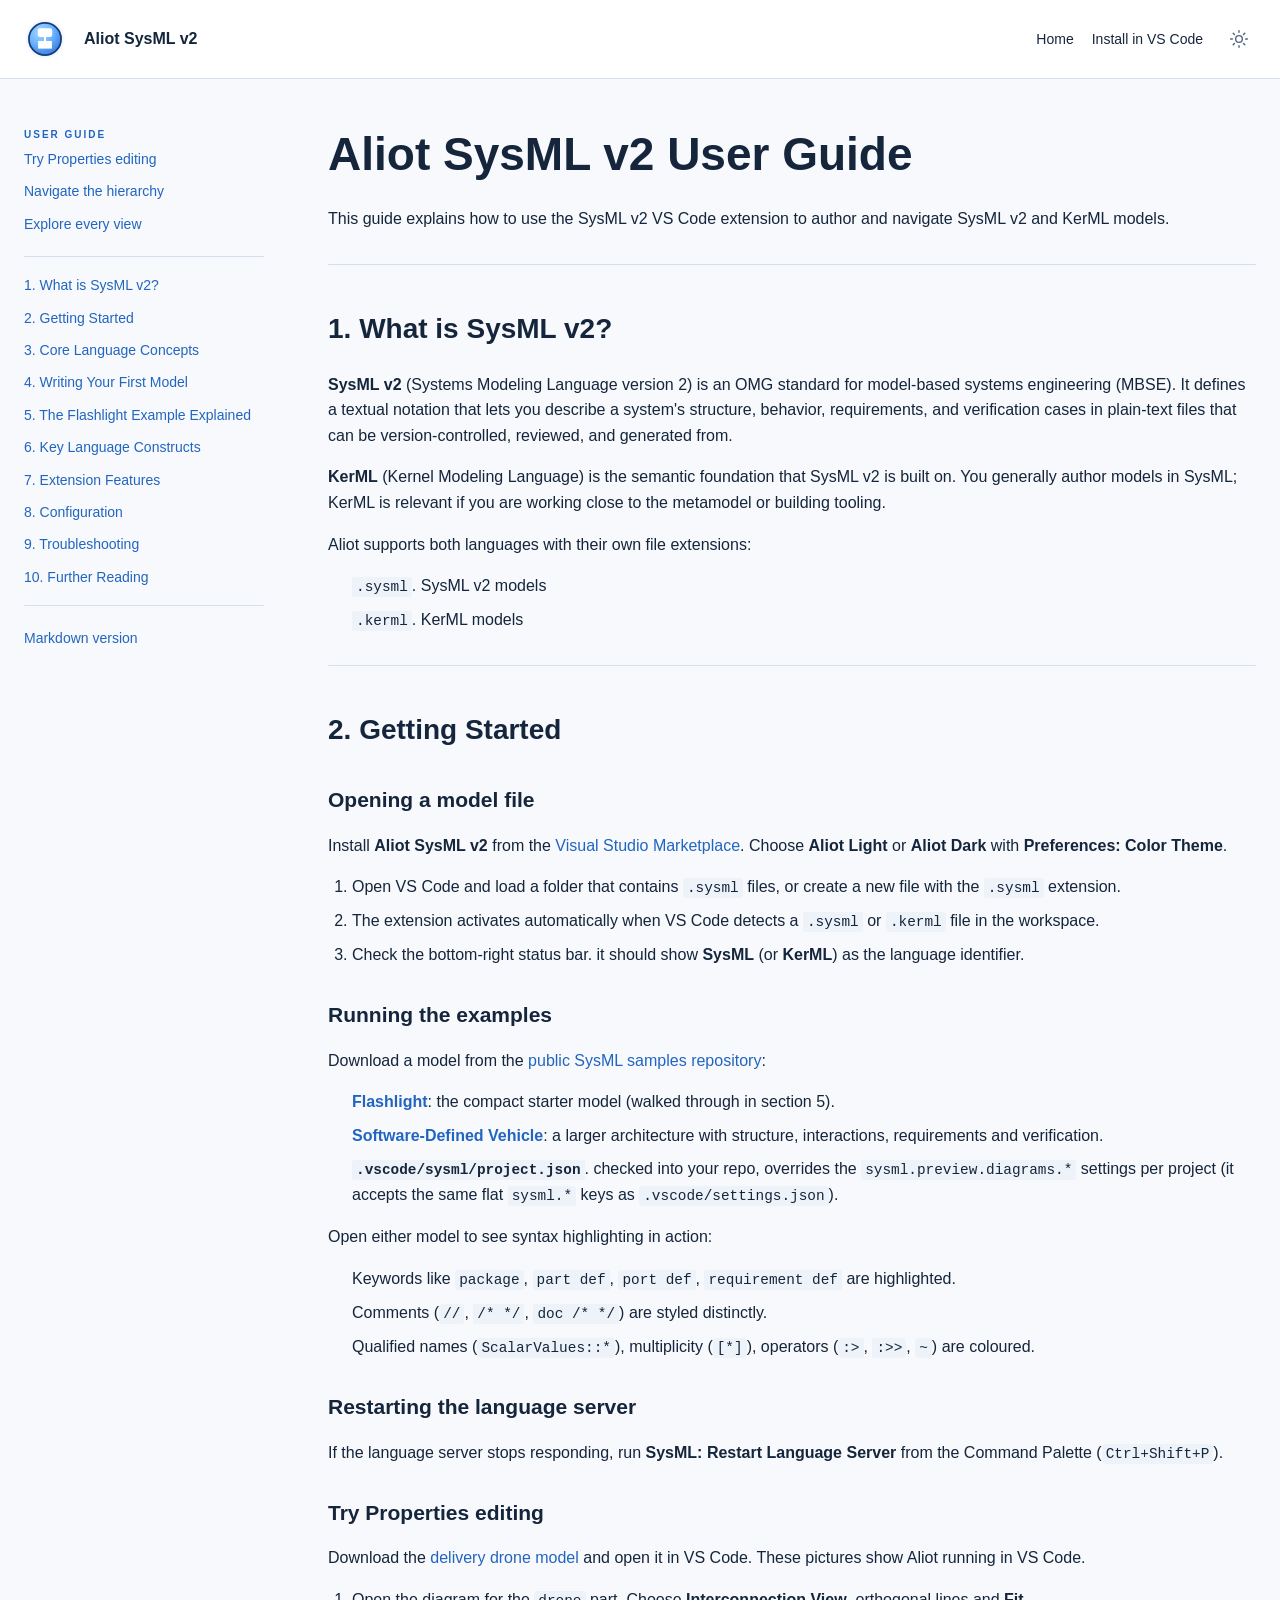
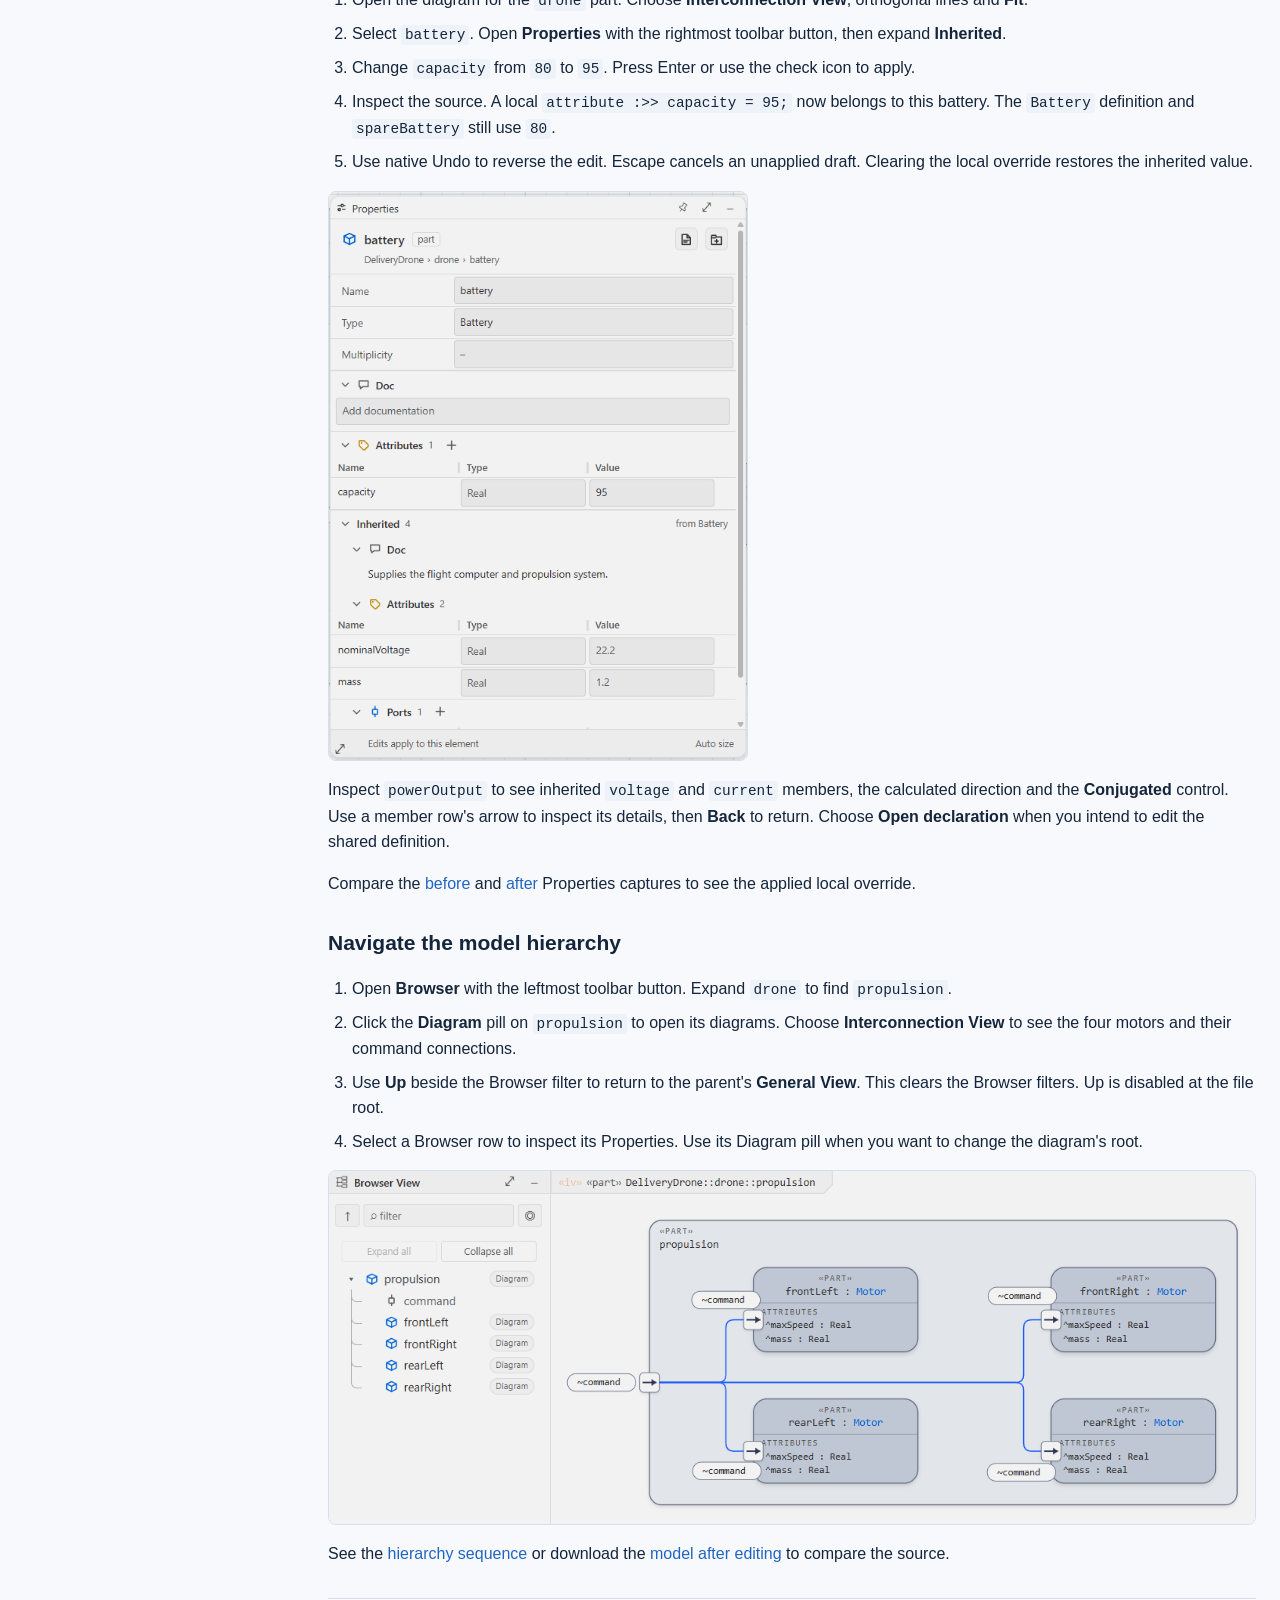
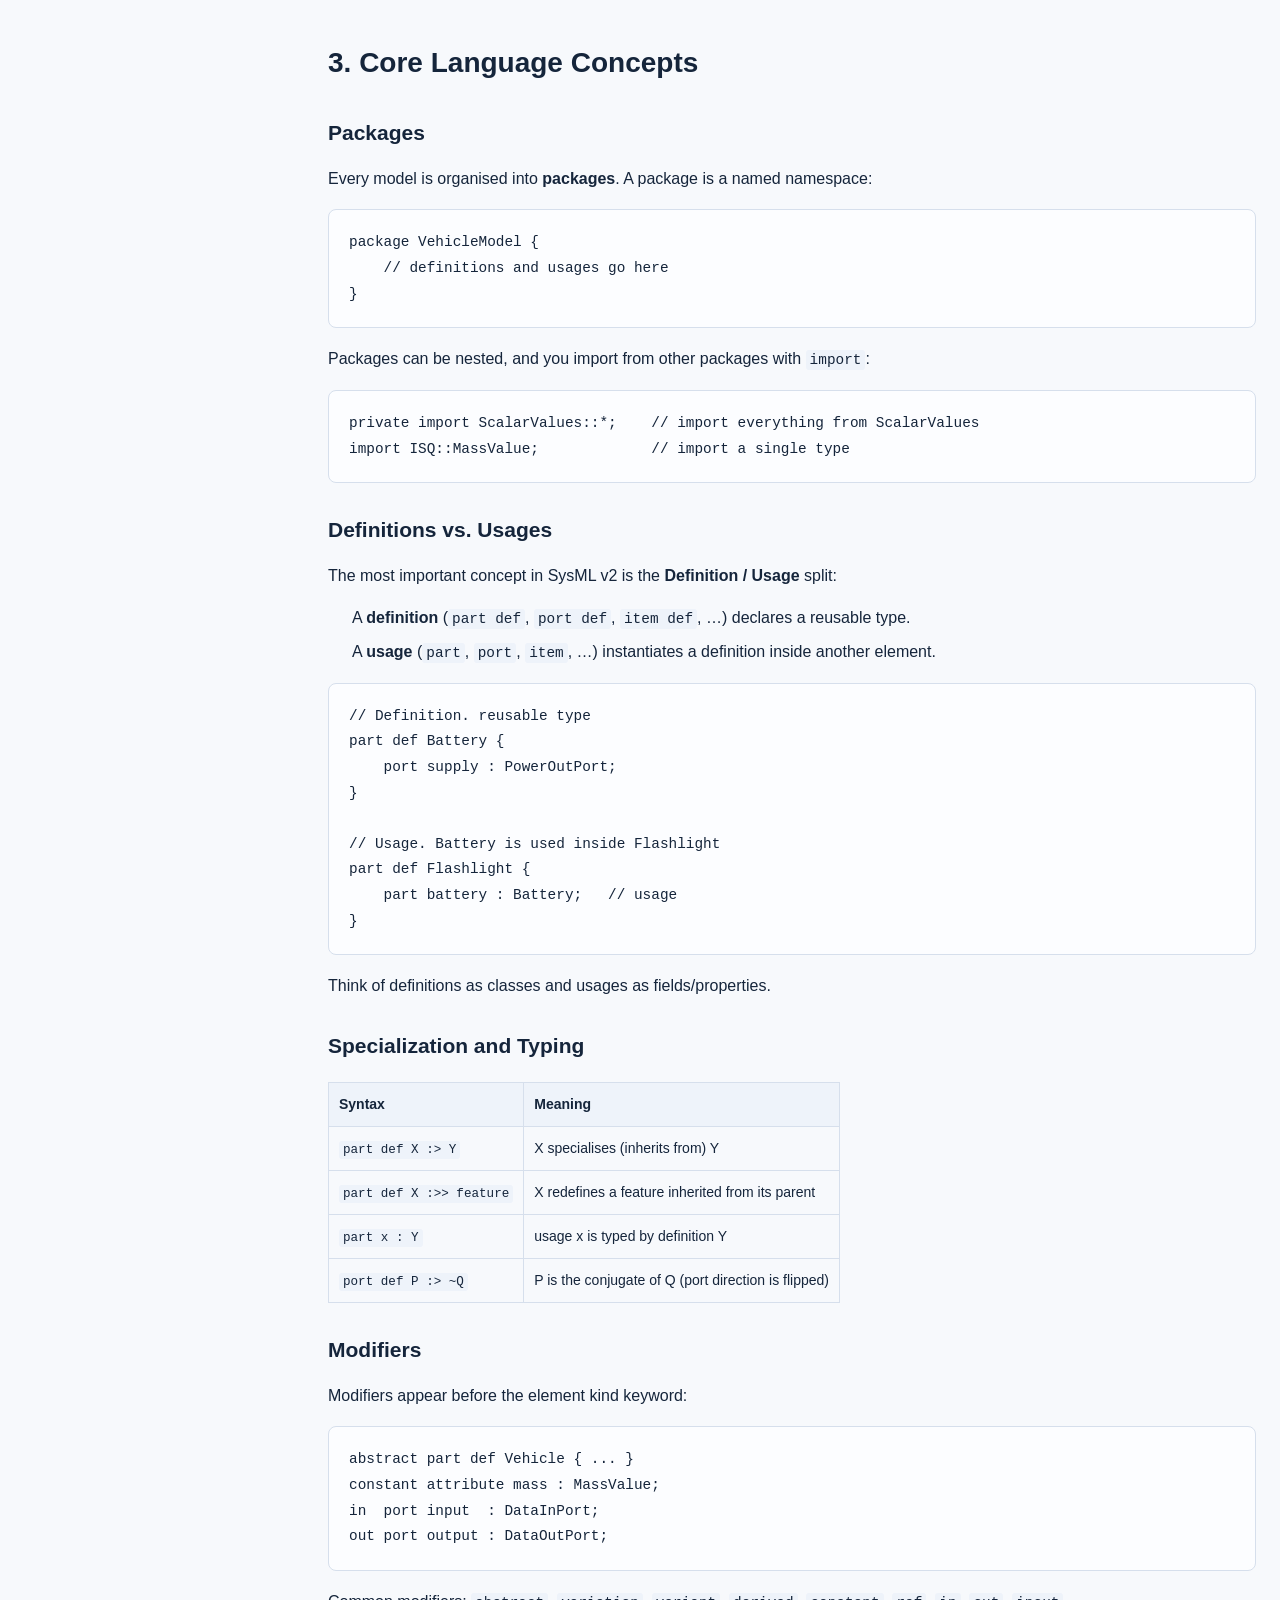
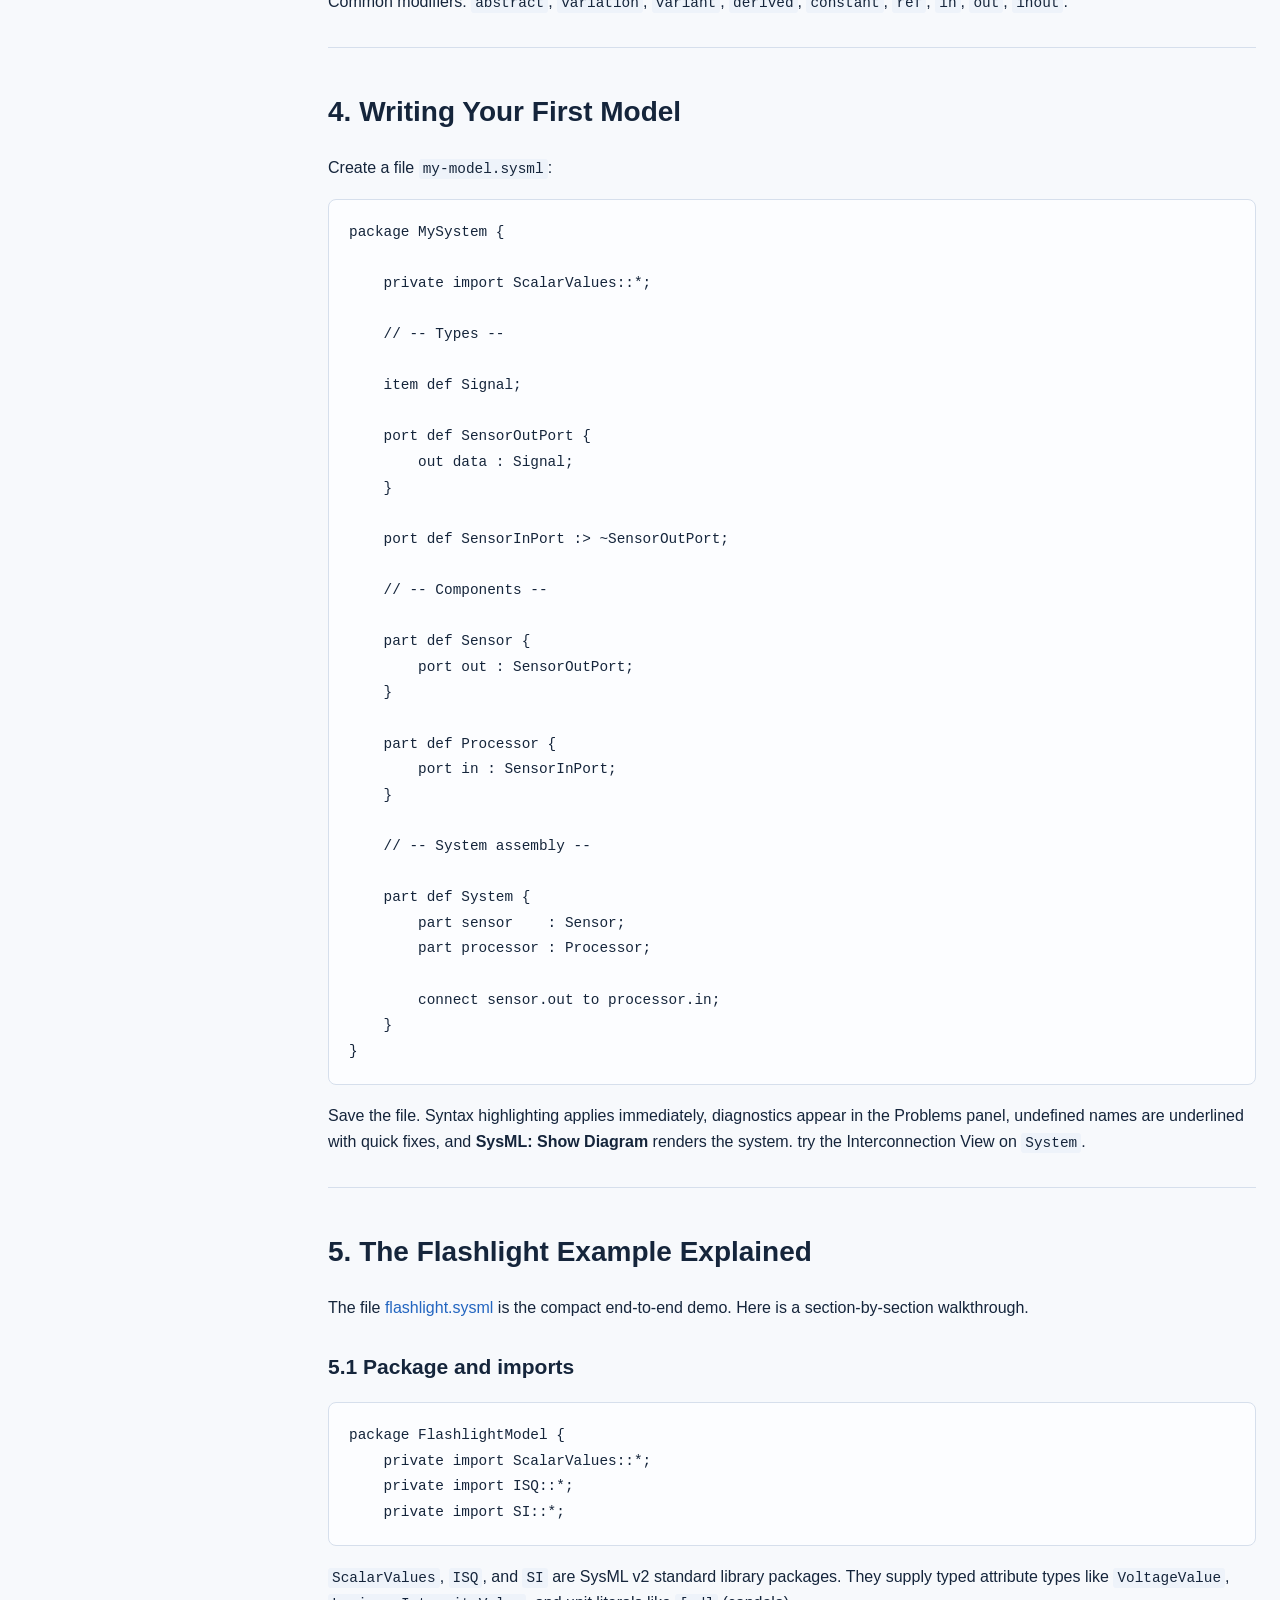
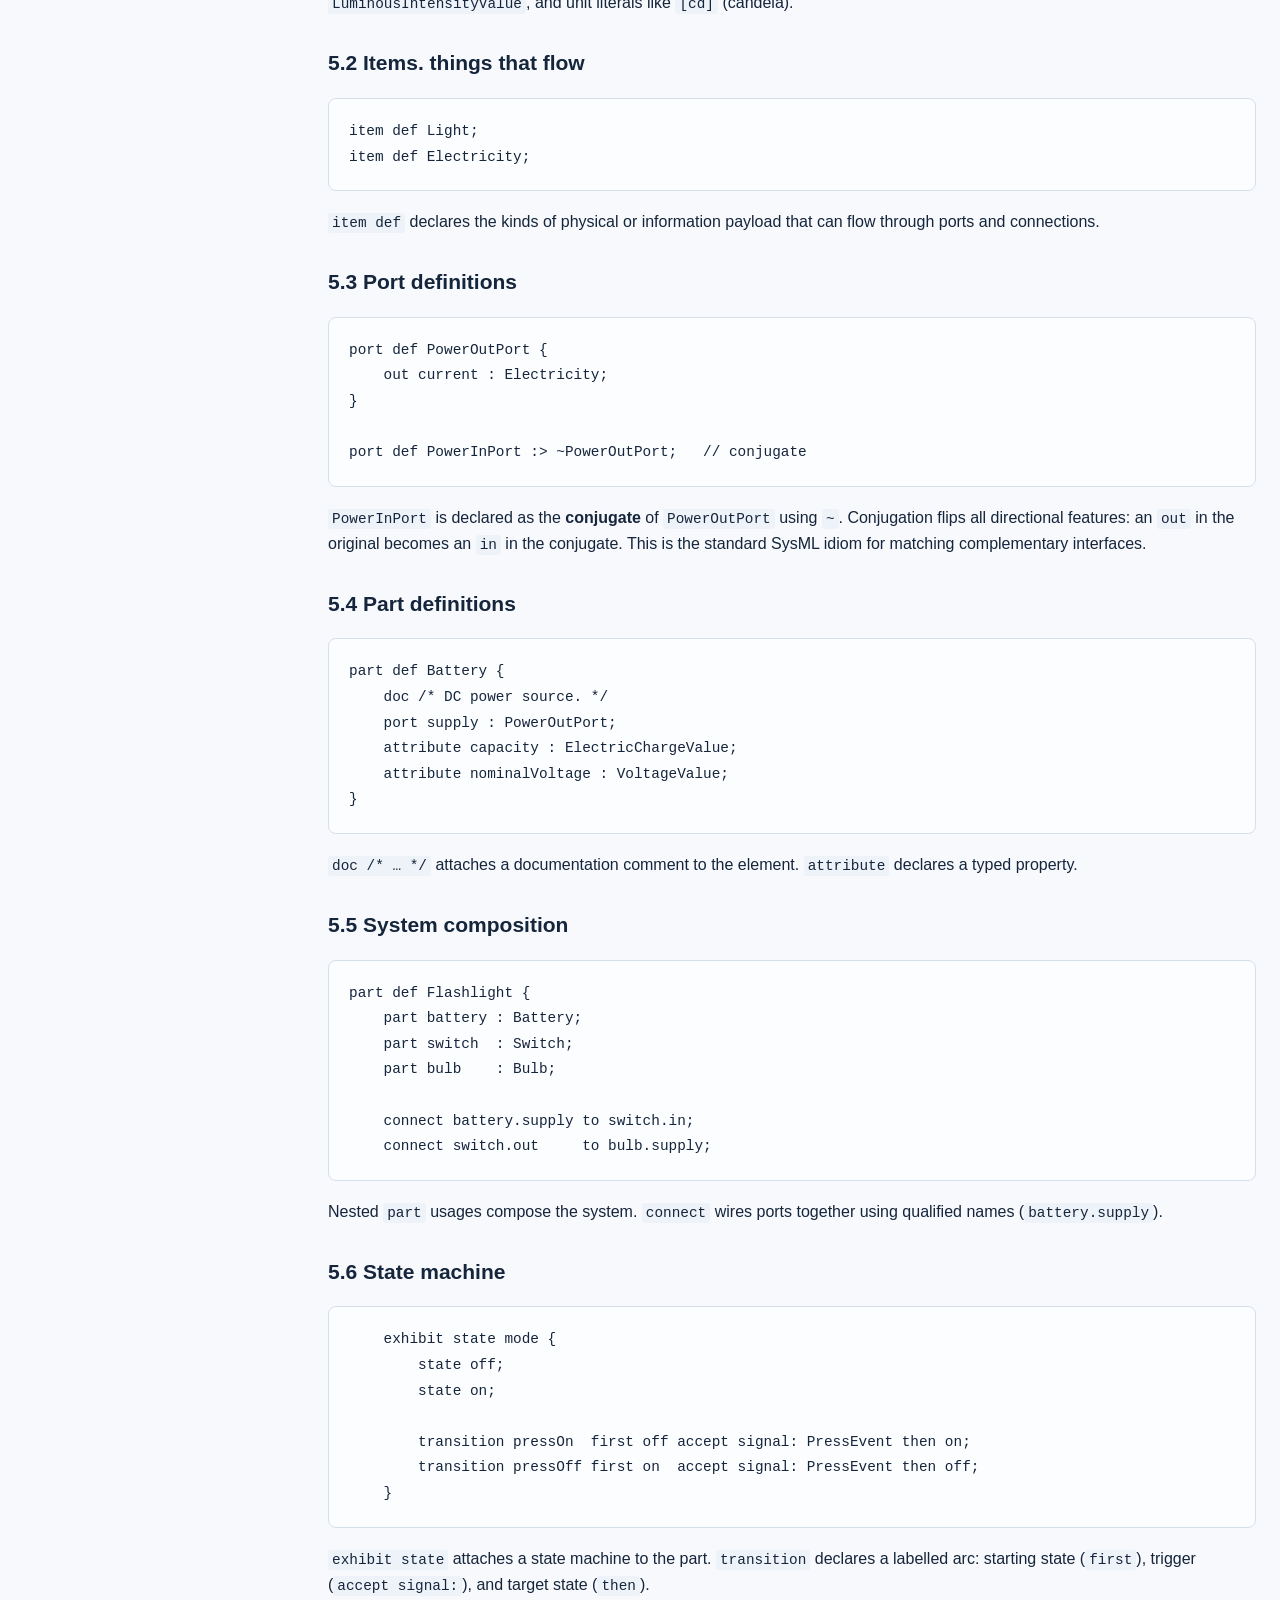
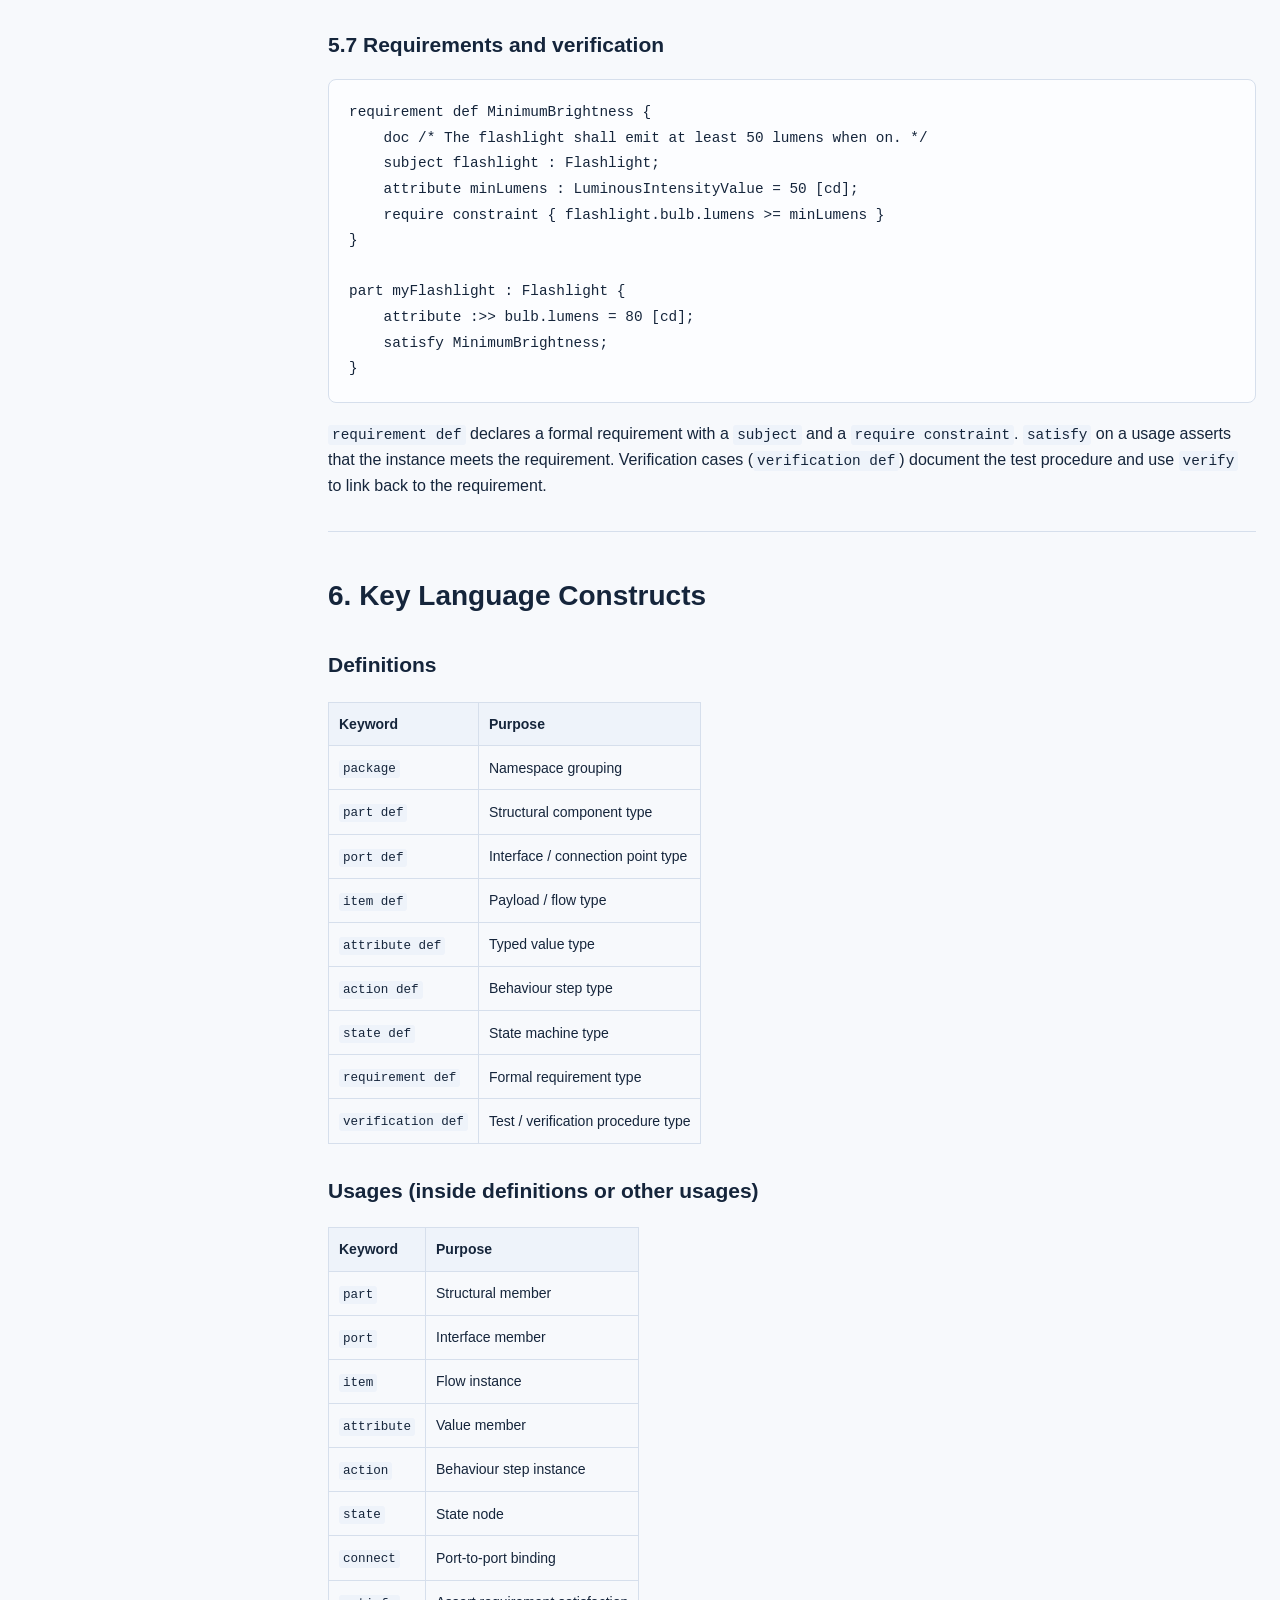
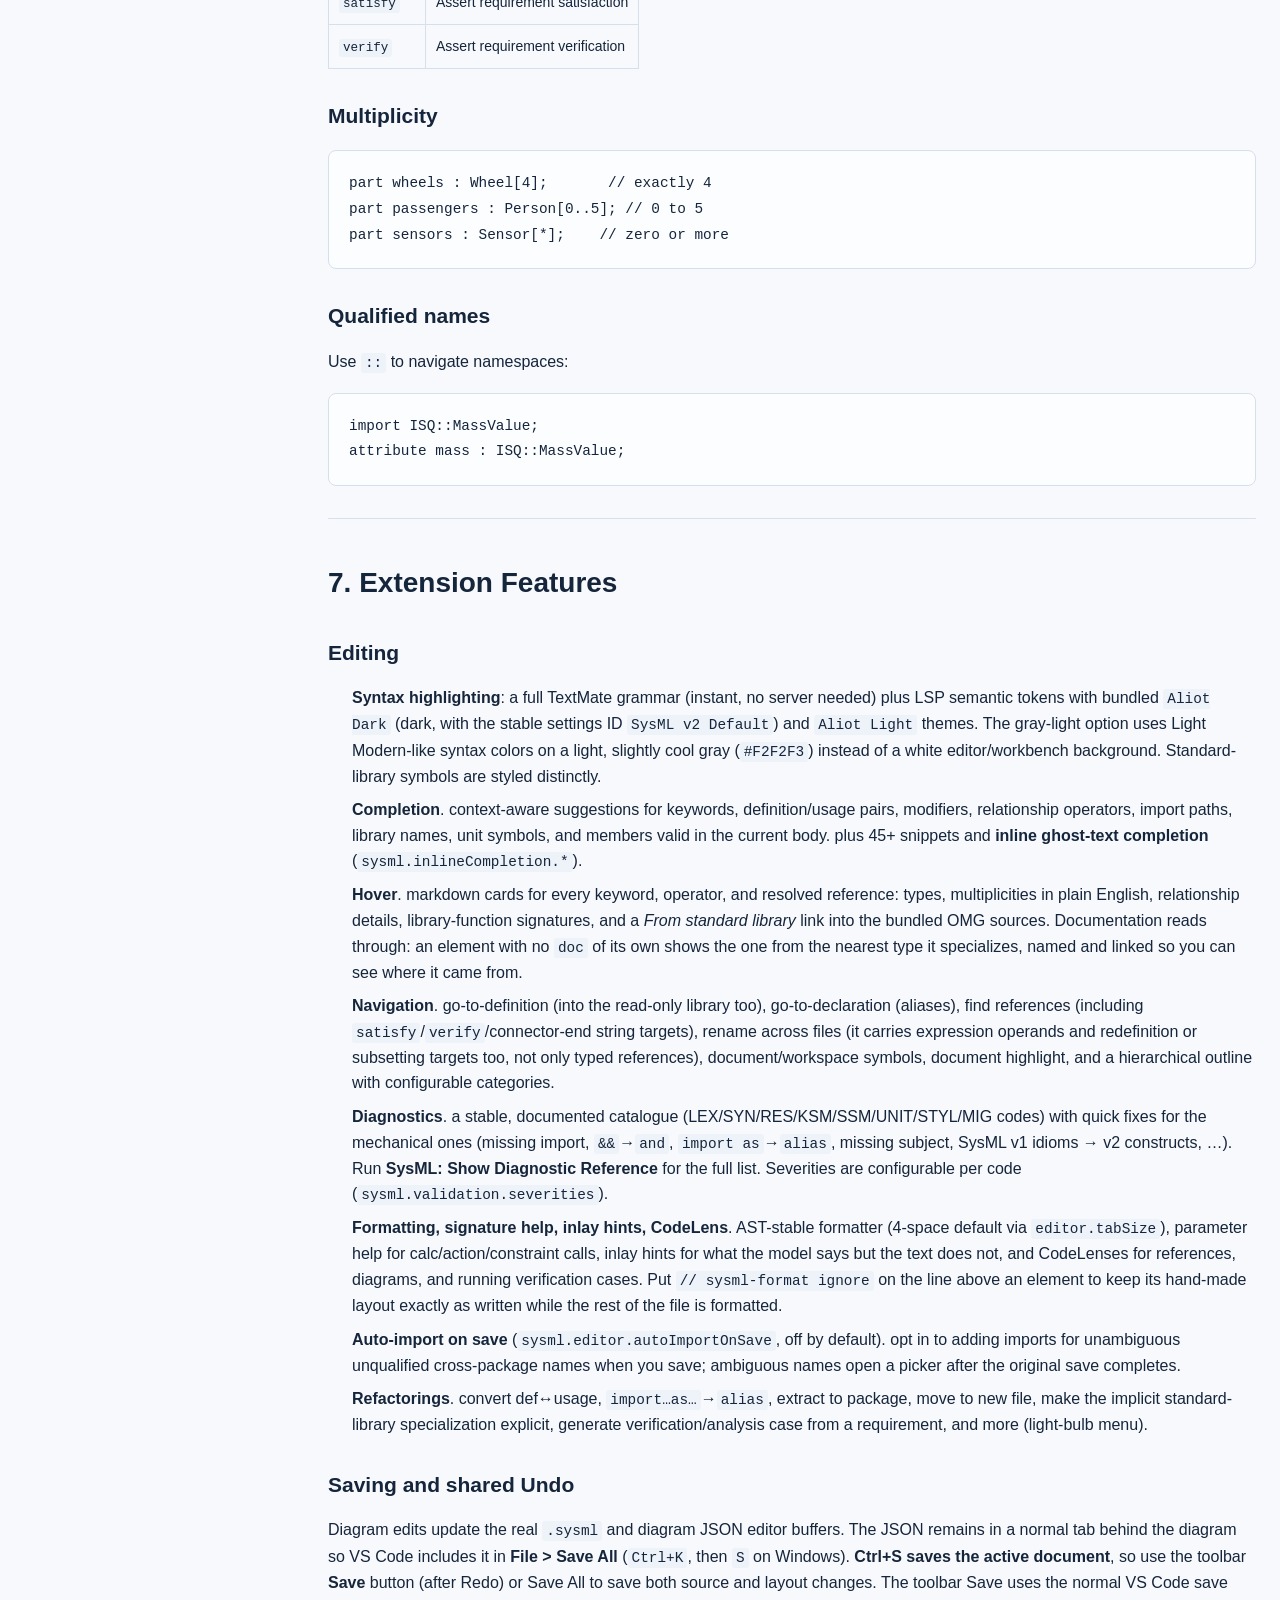
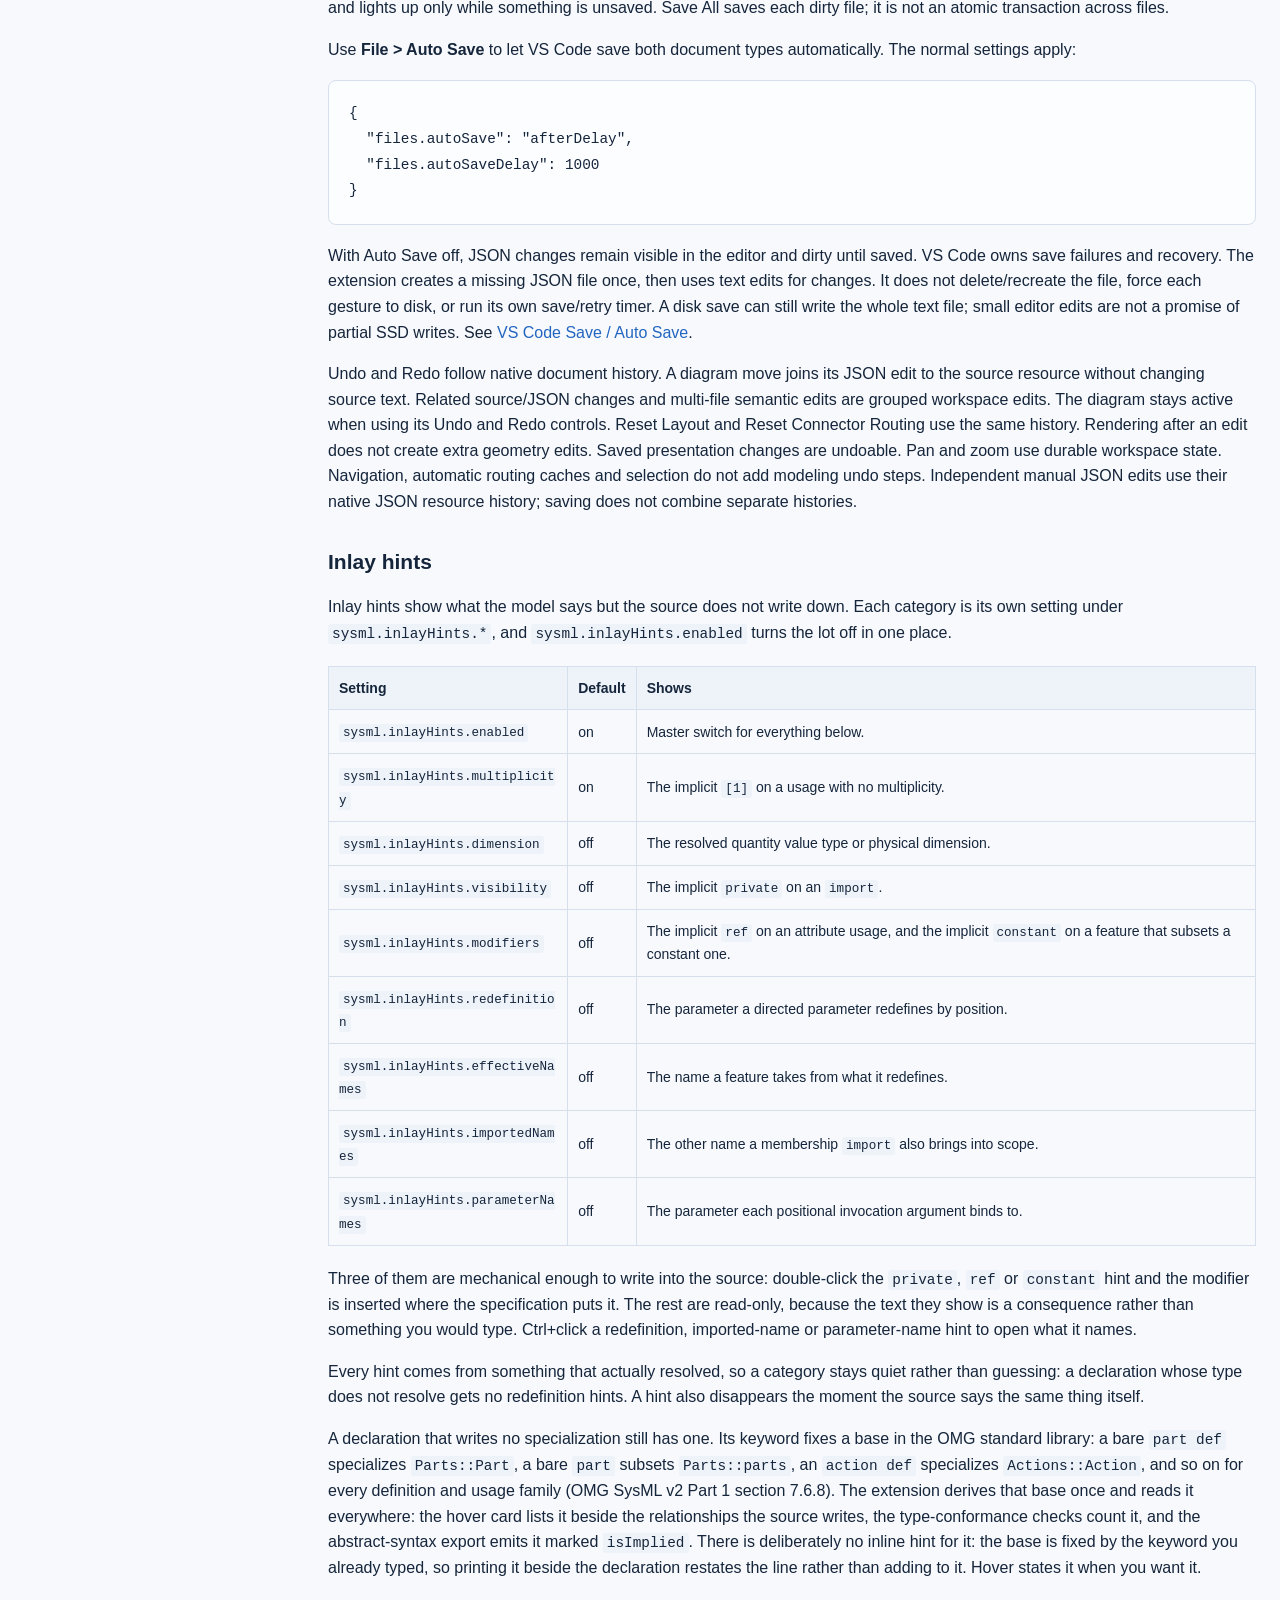
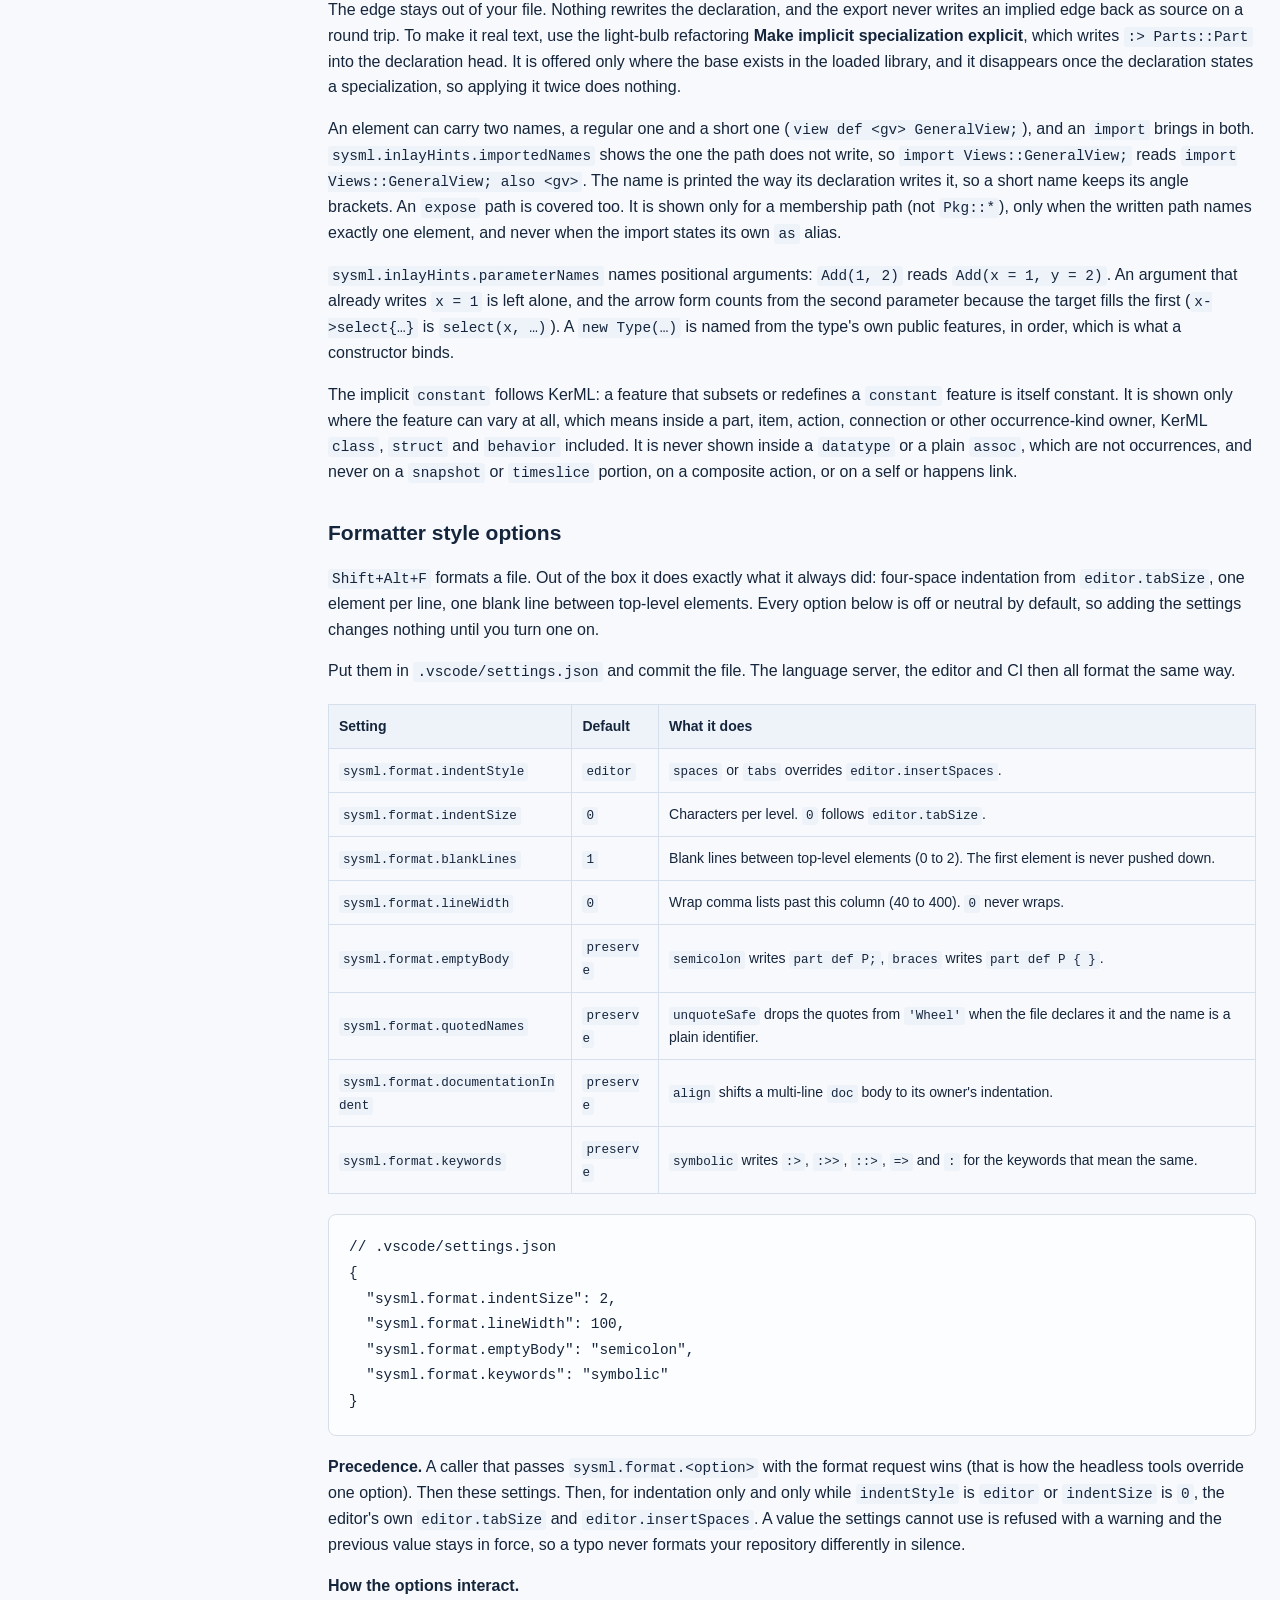
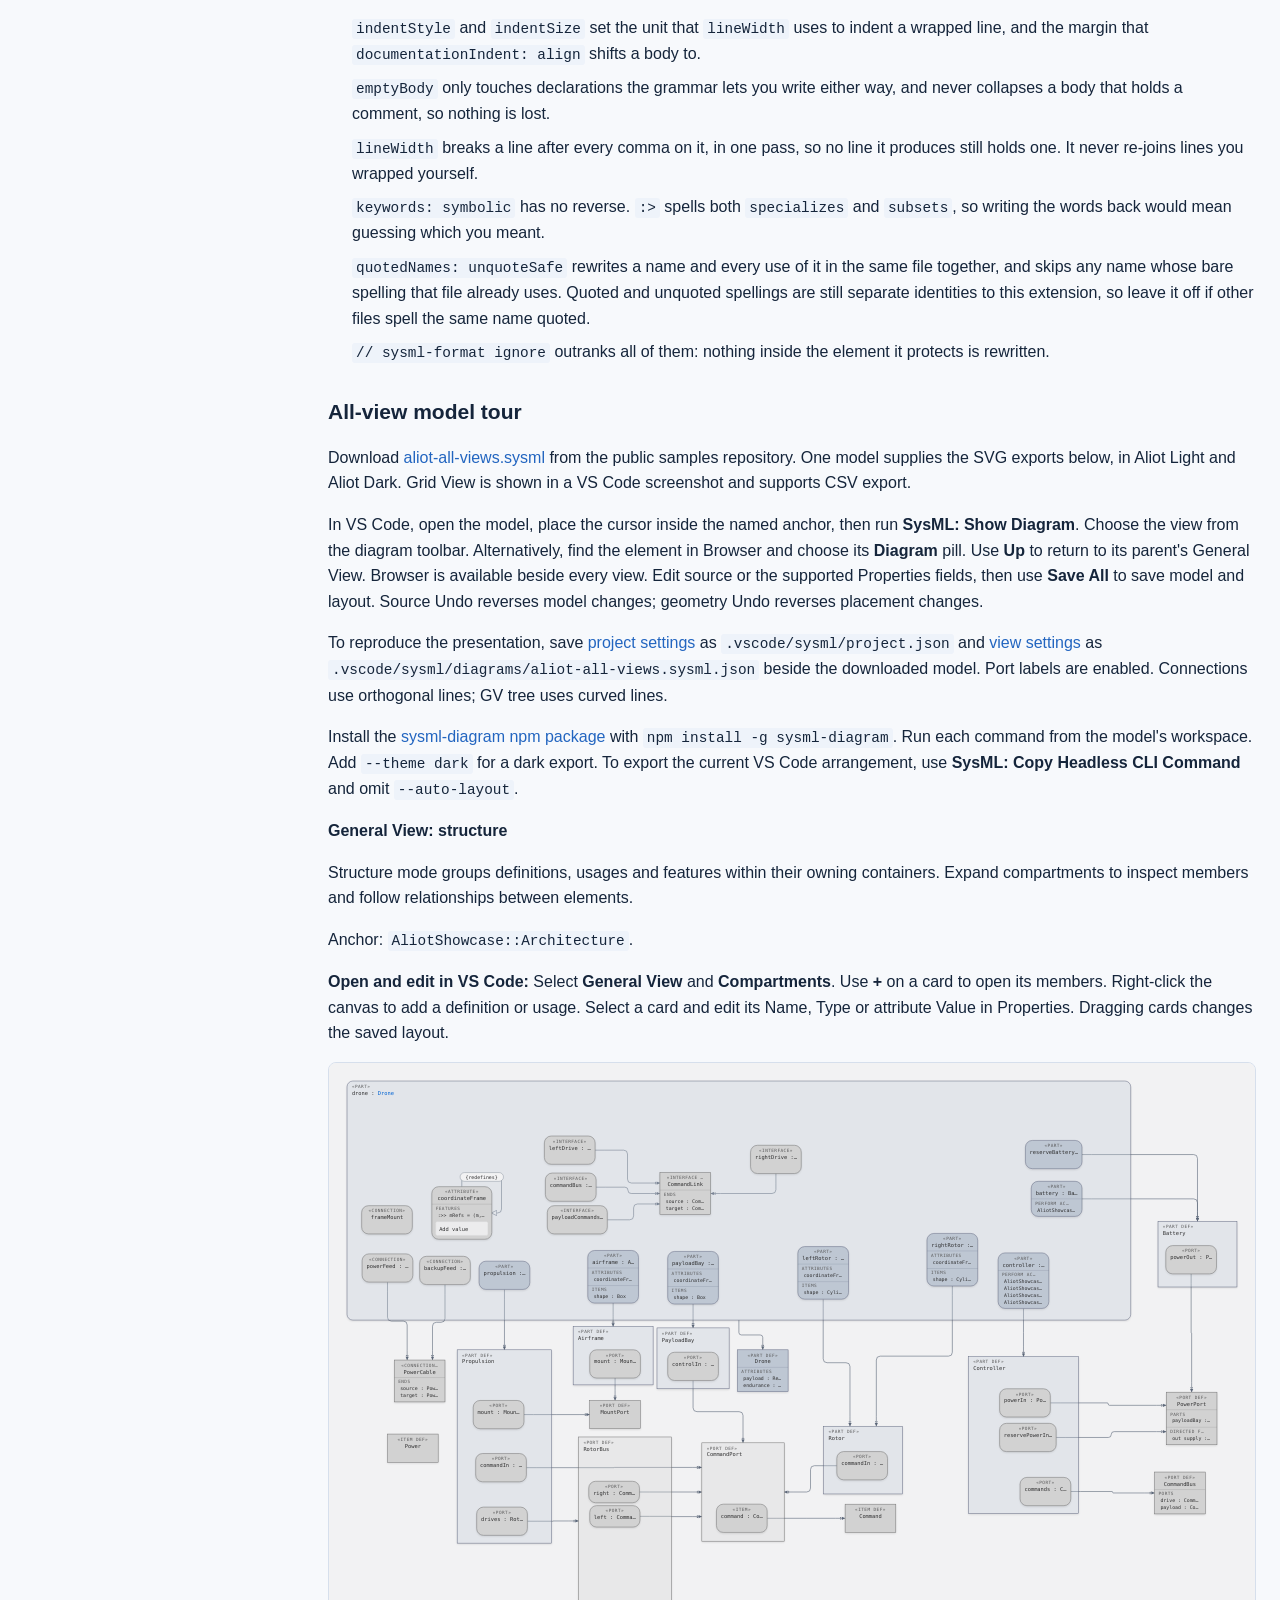
<file: user-guide.html>
<!doctype html>
<html lang="en" data-theme="light">
  <head>
    <meta charset="utf-8" />
    <meta name="viewport" content="width=device-width, initial-scale=1" />
    <title>Aliot SysML v2 | User guide</title>
    <meta
      name="description"
      content="Get started with Aliot. Edit SysML v2 properties, explore model hierarchies and work with text and diagrams in VS Code."
    />
    <meta name="theme-color" content="#f7f9fc" />
    <link
      rel="canonical"
      href="https://voidaliot.github.io/sysml-v2-vscext-release/user-guide.html"
    />
    <link
      rel="icon"
      type="image/svg+xml"
      sizes="any"
      href="assets/brand/aliot-favicon-light.svg"
      data-light="assets/brand/aliot-favicon-light.svg"
      data-dark="assets/brand/aliot-favicon-dark.svg"
    />
    <link rel="stylesheet" href="styles.css" />
    <link rel="stylesheet" href="user-guide.css" />
    <script src="user-guide.js" defer></script>
  </head>
  <body>
    <header class="guide-header">
      <a class="guide-brand" href="index.html"
        ><img
          class="brand-mark"
          src="assets/brand/aliot-star-light.svg"
          data-light="assets/brand/aliot-star-light.svg"
          data-dark="assets/brand/aliot-star-dark.svg"
          alt=""
          width="42"
          height="42"
        />Aliot SysML v2</a
      >
      <nav aria-label="Guide navigation">
        <a href="index.html">Home</a>
        <a href="https://marketplace.visualstudio.com/items?itemName=voidaliot.vscode-sysml-v2"
          >Install in VS Code</a
        >
        <button
          class="icon-button theme-button"
          id="guide-theme"
          type="button"
          aria-label="Switch to dark theme"
          title="Switch theme"
          hidden
        >
          <svg class="icon" viewBox="0 0 24 24" aria-hidden="true">
            <circle cx="12" cy="12" r="4" />
            <path d="M12 2v2m0 16v2M2 12h2m16 0h2M5 5l1.5 1.5m11 11L19 19M19 5l-1.5 1.5m-11 11L5 19" />
          </svg>
        </button>
      </nav>
    </header>
    <div class="guide-layout">
      <aside>
        <nav aria-label="Contents">
          <p class="eyebrow">USER GUIDE</p>
          <a href="#try-properties-editing">Try Properties editing</a>
          <a href="#navigate-the-model-hierarchy">Navigate the hierarchy</a>
          <a href="#all-view-model-tour">Explore every view</a>
          <ol>
            <li><a href="#1-what-is-sysml-v2">1. What is SysML v2?</a></li>
<li><a href="#2-getting-started">2. Getting Started</a></li>
<li><a href="#3-core-language-concepts">3. Core Language Concepts</a></li>
<li><a href="#4-writing-your-first-model">4. Writing Your First Model</a></li>
<li><a href="#5-the-flashlight-example-explained">5. The Flashlight Example Explained</a></li>
<li><a href="#6-key-language-constructs">6. Key Language Constructs</a></li>
<li><a href="#7-extension-features">7. Extension Features</a></li>
<li><a href="#8-configuration">8. Configuration</a></li>
<li><a href="#9-troubleshooting">9. Troubleshooting</a></li>
<li><a href="#10-further-reading">10. Further Reading</a></li>
          </ol>
          <a href="user-guide.md">Markdown version</a>
        </nav>
      </aside>
      <main class="guide-content"><h1 id="aliot-sysml-v2-user-guide">Aliot SysML v2 User Guide</h1>
<p>This guide explains how to use the SysML v2 VS Code extension to author and navigate SysML v2 and KerML models.</p>
<hr>
<h2 id="1-what-is-sysml-v2">1. What is SysML v2?</h2>
<p><strong>SysML v2</strong> (Systems Modeling Language version 2) is an OMG standard for model-based systems engineering (MBSE). It defines a textual notation that lets you describe a system's structure, behavior, requirements, and verification cases in plain-text files that can be version-controlled, reviewed, and generated from.</p>
<p><strong>KerML</strong> (Kernel Modeling Language) is the semantic foundation that SysML v2 is built on. You generally author models in SysML; KerML is relevant if you are working close to the metamodel or building tooling.</p>
<p>Aliot supports both languages with their own file extensions:</p>
<ul>
<li><code>.sysml</code>. SysML v2 models</li>
<li><code>.kerml</code>. KerML models</li>
</ul>
<hr>
<h2 id="2-getting-started">2. Getting Started</h2>
<span id="install" class="guide-anchor"></span><h3 id="opening-a-model-file">Opening a model file</h3>
<p>Install <strong>Aliot SysML v2</strong> from the <a href="https://marketplace.visualstudio.com/items?itemName=voidaliot.vscode-sysml-v2">Visual Studio Marketplace</a>. Choose <strong>Aliot Light</strong> or <strong>Aliot Dark</strong> with <strong>Preferences: Color Theme</strong>.</p>
<ol>
<li>Open VS Code and load a folder that contains <code>.sysml</code> files, or create a new file with the <code>.sysml</code> extension.</li>
<li>The extension activates automatically when VS Code detects a <code>.sysml</code> or <code>.kerml</code> file in the workspace.</li>
<li>Check the bottom-right status bar. it should show <strong>SysML</strong> (or <strong>KerML</strong>) as the language identifier.</li>
</ol>
<span id="showcase" class="guide-anchor"></span><h3 id="running-the-examples">Running the examples</h3>
<p>Download a model from the <a href="https://github.com/voidaliot/sysml-v2-samples">public SysML samples repository</a>:</p>
<ul>
<li><strong><a href="https://github.com/voidaliot/sysml-v2-samples/blob/main/flashlight.sysml">Flashlight</a></strong>: the compact starter model (walked through in section 5).</li>
<li><strong><a href="https://github.com/voidaliot/sysml-v2-samples/blob/main/sdv.sysml">Software-Defined Vehicle</a></strong>: a larger architecture with structure, interactions, requirements and verification.</li>
<li><strong><code>.vscode/sysml/project.json</code></strong>. checked into your repo, overrides the <code>sysml.preview.diagrams.*</code> settings per project (it accepts the same flat <code>sysml.*</code> keys as <code>.vscode/settings.json</code>).</li>
</ul>
<p>Open either model to see syntax highlighting in action:</p>
<ul>
<li>Keywords like <code>package</code>, <code>part def</code>, <code>port def</code>, <code>requirement def</code> are highlighted.</li>
<li>Comments (<code>//</code>, <code>/* */</code>, <code>doc /* */</code>) are styled distinctly.</li>
<li>Qualified names (<code>ScalarValues::*</code>), multiplicity (<code>[*]</code>), operators (<code>:&gt;</code>, <code>:&gt;&gt;</code>, <code>~</code>) are coloured.</li>
</ul>
<h3 id="restarting-the-language-server">Restarting the language server</h3>
<p>If the language server stops responding, run <strong>SysML: Restart Language Server</strong> from the Command Palette (<code>Ctrl+Shift+P</code>).</p>
<span id="edit-diagrams" class="guide-anchor"></span><h3 id="try-properties-editing">Try Properties editing</h3>
<p>Download the <a href="https://github.com/voidaliot/sysml-v2-samples/blob/main/release-demo-before.sysml">delivery drone model</a> and open it in VS Code. These pictures show Aliot running in VS Code.</p>
<ol>
<li>Open the diagram for the <code>drone</code> part. Choose <strong>Interconnection View</strong>, orthogonal lines and <strong>Fit</strong>.</li>
<li>Select <code>battery</code>. Open <strong>Properties</strong> with the rightmost toolbar button, then expand <strong>Inherited</strong>.</li>
<li>Change <code>capacity</code> from <code>80</code> to <code>95</code>. Press Enter or use the check icon to apply.</li>
<li>Inspect the source. A local <code>attribute :&gt;&gt; capacity = 95;</code> now belongs to this battery. The <code>Battery</code> definition and <code>spareBattery</code> still use <code>80</code>.</li>
<li>Use native Undo to reverse the edit. Escape cancels an unapplied draft. Clearing the local override restores the inherited value.</li>
</ol>
<p><img src="assets/product/v045-properties-after-light.png" alt="Battery Properties after applying a local capacity override." loading="lazy" width="530" height="823" data-light="assets/product/v045-properties-after-light.png" data-dark="assets/product/v045-properties-after-dark.png" class="guide-properties"></p>
<p>Inspect <code>powerOutput</code> to see inherited <code>voltage</code> and <code>current</code> members, the calculated direction and the <strong>Conjugated</strong> control. Use a member row's arrow to inspect its details, then <strong>Back</strong> to return. Choose <strong>Open declaration</strong> when you intend to edit the shared definition.</p>
<p>Compare the <a href="assets/product/v045-properties-before-light.png">before</a> and <a href="assets/product/v045-properties-after-light.png">after</a> Properties captures to see the applied local override.</p>
<h3 id="navigate-the-model-hierarchy">Navigate the model hierarchy</h3>
<ol>
<li>Open <strong>Browser</strong> with the leftmost toolbar button. Expand <code>drone</code> to find <code>propulsion</code>.</li>
<li>Click the <strong>Diagram</strong> pill on <code>propulsion</code> to open its diagrams. Choose <strong>Interconnection View</strong> to see the four motors and their command connections.</li>
<li>Use <strong>Up</strong> beside the Browser filter to return to the parent's <strong>General View</strong>. This clears the Browser filters. Up is disabled at the file root.</li>
<li>Select a Browser row to inspect its Properties. Use its Diagram pill when you want to change the diagram's root.</li>
</ol>
<p><img src="assets/product/v045-hierarchy-subsystem-light.png" alt="Browser and Interconnection View focused on the propulsion subsystem." loading="lazy" width="1810" height="865" data-light="assets/product/v045-hierarchy-subsystem-light.png" data-dark="assets/product/v045-hierarchy-subsystem-dark.png"></p>
<p>See the <a href="assets/product/v045-hierarchy-light.gif">hierarchy sequence</a> or download the <a href="https://github.com/voidaliot/sysml-v2-samples/blob/main/release-demo-after.sysml">model after editing</a> to compare the source.</p>
<hr>
<h2 id="3-core-language-concepts">3. Core Language Concepts</h2>
<h3 id="packages">Packages</h3>
<p>Every model is organised into <strong>packages</strong>. A package is a named namespace:</p>
<pre><code class="language-sysml">package VehicleModel {
    // definitions and usages go here
}
</code></pre>
<p>Packages can be nested, and you import from other packages with <code>import</code>:</p>
<pre><code class="language-sysml">private import ScalarValues::*;    // import everything from ScalarValues
import ISQ::MassValue;             // import a single type
</code></pre>
<h3 id="definitions-vs-usages">Definitions vs. Usages</h3>
<p>The most important concept in SysML v2 is the <strong>Definition / Usage</strong> split:</p>
<ul>
<li>A <strong>definition</strong> (<code>part def</code>, <code>port def</code>, <code>item def</code>, …) declares a reusable type.</li>
<li>A <strong>usage</strong> (<code>part</code>, <code>port</code>, <code>item</code>, …) instantiates a definition inside another element.</li>
</ul>
<pre><code class="language-sysml">// Definition. reusable type
part def Battery {
    port supply : PowerOutPort;
}

// Usage. Battery is used inside Flashlight
part def Flashlight {
    part battery : Battery;   // usage
}
</code></pre>
<p>Think of definitions as classes and usages as fields/properties.</p>
<h3 id="specialization-and-typing">Specialization and Typing</h3>
<table>
<thead>
<tr>
<th>Syntax</th>
<th>Meaning</th>
</tr>
</thead>
<tbody>
<tr>
<td><code>part def X :&gt; Y</code></td>
<td>X specialises (inherits from) Y</td>
</tr>
<tr>
<td><code>part def X :&gt;&gt; feature</code></td>
<td>X redefines a feature inherited from its parent</td>
</tr>
<tr>
<td><code>part x : Y</code></td>
<td>usage x is typed by definition Y</td>
</tr>
<tr>
<td><code>port def P :&gt; ~Q</code></td>
<td>P is the conjugate of Q (port direction is flipped)</td>
</tr>
</tbody>
</table>
<h3 id="modifiers">Modifiers</h3>
<p>Modifiers appear before the element kind keyword:</p>
<pre><code class="language-sysml">abstract part def Vehicle { ... }
constant attribute mass : MassValue;
in  port input  : DataInPort;
out port output : DataOutPort;
</code></pre>
<p>Common modifiers: <code>abstract</code>, <code>variation</code>, <code>variant</code>, <code>derived</code>, <code>constant</code>, <code>ref</code>, <code>in</code>, <code>out</code>, <code>inout</code>.</p>
<hr>
<h2 id="4-writing-your-first-model">4. Writing Your First Model</h2>
<p>Create a file <code>my-model.sysml</code>:</p>
<pre><code class="language-sysml">package MySystem {

    private import ScalarValues::*;

    // -- Types --

    item def Signal;

    port def SensorOutPort {
        out data : Signal;
    }

    port def SensorInPort :&gt; ~SensorOutPort;

    // -- Components --

    part def Sensor {
        port out : SensorOutPort;
    }

    part def Processor {
        port in : SensorInPort;
    }

    // -- System assembly --

    part def System {
        part sensor    : Sensor;
        part processor : Processor;

        connect sensor.out to processor.in;
    }
}
</code></pre>
<p>Save the file. Syntax highlighting applies immediately, diagnostics appear in the Problems panel, undefined names are underlined with quick fixes, and <strong>SysML: Show Diagram</strong> renders the system. try the Interconnection View on <code>System</code>.</p>
<hr>
<h2 id="5-the-flashlight-example-explained">5. The Flashlight Example Explained</h2>
<p>The file <a href="https://github.com/voidaliot/sysml-v2-samples/blob/main/flashlight.sysml">flashlight.sysml</a> is the compact end-to-end demo. Here is a section-by-section walkthrough.</p>
<h3 id="51-package-and-imports">5.1 Package and imports</h3>
<pre><code class="language-sysml">package FlashlightModel {
    private import ScalarValues::*;
    private import ISQ::*;
    private import SI::*;
</code></pre>
<p><code>ScalarValues</code>, <code>ISQ</code>, and <code>SI</code> are SysML v2 standard library packages. They supply typed attribute types like <code>VoltageValue</code>, <code>LuminousIntensityValue</code>, and unit literals like <code>[cd]</code> (candela).</p>
<h3 id="52-items-things-that-flow">5.2 Items. things that flow</h3>
<pre><code class="language-sysml">item def Light;
item def Electricity;
</code></pre>
<p><code>item def</code> declares the kinds of physical or information payload that can flow through ports and connections.</p>
<h3 id="53-port-definitions">5.3 Port definitions</h3>
<pre><code class="language-sysml">port def PowerOutPort {
    out current : Electricity;
}

port def PowerInPort :&gt; ~PowerOutPort;   // conjugate
</code></pre>
<p><code>PowerInPort</code> is declared as the <strong>conjugate</strong> of <code>PowerOutPort</code> using <code>~</code>. Conjugation flips all directional features: an <code>out</code> in the original becomes an <code>in</code> in the conjugate. This is the standard SysML idiom for matching complementary interfaces.</p>
<h3 id="54-part-definitions">5.4 Part definitions</h3>
<pre><code class="language-sysml">part def Battery {
    doc /* DC power source. */
    port supply : PowerOutPort;
    attribute capacity : ElectricChargeValue;
    attribute nominalVoltage : VoltageValue;
}
</code></pre>
<p><code>doc /* … */</code> attaches a documentation comment to the element. <code>attribute</code> declares a typed property.</p>
<h3 id="55-system-composition">5.5 System composition</h3>
<pre><code class="language-sysml">part def Flashlight {
    part battery : Battery;
    part switch  : Switch;
    part bulb    : Bulb;

    connect battery.supply to switch.in;
    connect switch.out     to bulb.supply;
</code></pre>
<p>Nested <code>part</code> usages compose the system. <code>connect</code> wires ports together using qualified names (<code>battery.supply</code>).</p>
<h3 id="56-state-machine">5.6 State machine</h3>
<pre><code class="language-sysml">    exhibit state mode {
        state off;
        state on;

        transition pressOn  first off accept signal: PressEvent then on;
        transition pressOff first on  accept signal: PressEvent then off;
    }
</code></pre>
<p><code>exhibit state</code> attaches a state machine to the part. <code>transition</code> declares a labelled arc: starting state (<code>first</code>), trigger (<code>accept signal:</code>), and target state (<code>then</code>).</p>
<h3 id="57-requirements-and-verification">5.7 Requirements and verification</h3>
<pre><code class="language-sysml">requirement def MinimumBrightness {
    doc /* The flashlight shall emit at least 50 lumens when on. */
    subject flashlight : Flashlight;
    attribute minLumens : LuminousIntensityValue = 50 [cd];
    require constraint { flashlight.bulb.lumens &gt;= minLumens }
}

part myFlashlight : Flashlight {
    attribute :&gt;&gt; bulb.lumens = 80 [cd];
    satisfy MinimumBrightness;
}
</code></pre>
<p><code>requirement def</code> declares a formal requirement with a <code>subject</code> and a <code>require constraint</code>. <code>satisfy</code> on a usage asserts that the instance meets the requirement. Verification cases (<code>verification def</code>) document the test procedure and use <code>verify</code> to link back to the requirement.</p>
<hr>
<h2 id="6-key-language-constructs">6. Key Language Constructs</h2>
<h3 id="definitions">Definitions</h3>
<table>
<thead>
<tr>
<th>Keyword</th>
<th>Purpose</th>
</tr>
</thead>
<tbody>
<tr>
<td><code>package</code></td>
<td>Namespace grouping</td>
</tr>
<tr>
<td><code>part def</code></td>
<td>Structural component type</td>
</tr>
<tr>
<td><code>port def</code></td>
<td>Interface / connection point type</td>
</tr>
<tr>
<td><code>item def</code></td>
<td>Payload / flow type</td>
</tr>
<tr>
<td><code>attribute def</code></td>
<td>Typed value type</td>
</tr>
<tr>
<td><code>action def</code></td>
<td>Behaviour step type</td>
</tr>
<tr>
<td><code>state def</code></td>
<td>State machine type</td>
</tr>
<tr>
<td><code>requirement def</code></td>
<td>Formal requirement type</td>
</tr>
<tr>
<td><code>verification def</code></td>
<td>Test / verification procedure type</td>
</tr>
</tbody>
</table>
<h3 id="usages-inside-definitions-or-other-usages">Usages (inside definitions or other usages)</h3>
<table>
<thead>
<tr>
<th>Keyword</th>
<th>Purpose</th>
</tr>
</thead>
<tbody>
<tr>
<td><code>part</code></td>
<td>Structural member</td>
</tr>
<tr>
<td><code>port</code></td>
<td>Interface member</td>
</tr>
<tr>
<td><code>item</code></td>
<td>Flow instance</td>
</tr>
<tr>
<td><code>attribute</code></td>
<td>Value member</td>
</tr>
<tr>
<td><code>action</code></td>
<td>Behaviour step instance</td>
</tr>
<tr>
<td><code>state</code></td>
<td>State node</td>
</tr>
<tr>
<td><code>connect</code></td>
<td>Port-to-port binding</td>
</tr>
<tr>
<td><code>satisfy</code></td>
<td>Assert requirement satisfaction</td>
</tr>
<tr>
<td><code>verify</code></td>
<td>Assert requirement verification</td>
</tr>
</tbody>
</table>
<h3 id="multiplicity">Multiplicity</h3>
<pre><code class="language-sysml">part wheels : Wheel[4];       // exactly 4
part passengers : Person[0..5]; // 0 to 5
part sensors : Sensor[*];    // zero or more
</code></pre>
<h3 id="qualified-names">Qualified names</h3>
<p>Use <code>::</code> to navigate namespaces:</p>
<pre><code class="language-sysml">import ISQ::MassValue;
attribute mass : ISQ::MassValue;
</code></pre>
<hr>
<h2 id="7-extension-features">7. Extension Features</h2>
<span id="editor" class="guide-anchor"></span><h3 id="editing">Editing</h3>
<ul>
<li><strong>Syntax highlighting</strong>: a full TextMate grammar (instant, no server needed) plus LSP semantic tokens with bundled <code>Aliot Dark</code> (dark, with the stable settings ID <code>SysML v2 Default</code>) and <code>Aliot Light</code> themes. The gray-light option uses Light Modern-like syntax colors on a light, slightly cool gray (<code>#F2F2F3</code>) instead of a white editor/workbench background. Standard-library symbols are styled distinctly.</li>
<li><strong>Completion</strong>. context-aware suggestions for keywords, definition/usage pairs, modifiers, relationship operators, import paths, library names, unit symbols, and members valid in the current body. plus 45+ snippets and <strong>inline ghost-text completion</strong> (<code>sysml.inlineCompletion.*</code>).</li>
<li><strong>Hover</strong>. markdown cards for every keyword, operator, and resolved reference: types, multiplicities in plain English, relationship details, library-function signatures, and a <em>From standard library</em> link into the bundled OMG sources. Documentation reads through: an element with no <code>doc</code> of its own shows the one from the nearest type it specializes, named and linked so you can see where it came from.</li>
<li><strong>Navigation</strong>. go-to-definition (into the read-only library too), go-to-declaration (aliases), find references (including <code>satisfy</code>/<code>verify</code>/connector-end string targets), rename across files (it carries expression operands and redefinition or subsetting targets too, not only typed references), document/workspace symbols, document highlight, and a hierarchical outline with configurable categories.</li>
<li><strong>Diagnostics</strong>. a stable, documented catalogue (LEX/SYN/RES/KSM/SSM/UNIT/STYL/MIG codes) with quick fixes for the mechanical ones (missing import, <code>&amp;&amp;</code>→<code>and</code>, <code>import as</code>→<code>alias</code>, missing subject, SysML v1 idioms → v2 constructs, …). Run <strong>SysML: Show Diagnostic Reference</strong> for the full list. Severities are configurable per code (<code>sysml.validation.severities</code>).</li>
<li><strong>Formatting, signature help, inlay hints, CodeLens</strong>. AST-stable formatter (4-space default via <code>editor.tabSize</code>), parameter help for calc/action/constraint calls, inlay hints for what the model says but the text does not, and CodeLenses for references, diagrams, and running verification cases. Put <code>// sysml-format ignore</code> on the line above an element to keep its hand-made layout exactly as written while the rest of the file is formatted.</li>
<li><strong>Auto-import on save</strong> (<code>sysml.editor.autoImportOnSave</code>, off by default). opt in to adding imports for unambiguous unqualified cross-package names when you save; ambiguous names open a picker after the original save completes.</li>
<li><strong>Refactorings</strong>. convert def↔usage, <code>import…as…</code>→<code>alias</code>, extract to package, move to new file, make the implicit standard-library specialization explicit, generate verification/analysis case from a requirement, and more (light-bulb menu).</li>
</ul>
<h3 id="saving-and-shared-undo">Saving and shared Undo</h3>
<p>Diagram edits update the real <code>.sysml</code> and diagram JSON editor buffers. The JSON remains in a normal tab behind the diagram so VS Code includes it in <strong>File &gt; Save All</strong> (<code>Ctrl+K</code>, then <code>S</code> on Windows). <strong>Ctrl+S saves the active document</strong>, so use the toolbar <strong>Save</strong> button (after Redo) or Save All to save both source and layout changes. The toolbar Save uses the normal VS Code save and lights up only while something is unsaved. Save All saves each dirty file; it is not an atomic transaction across files.</p>
<p>Use <strong>File &gt; Auto Save</strong> to let VS Code save both document types automatically. The normal settings apply:</p>
<pre><code class="language-json">{
  &quot;files.autoSave&quot;: &quot;afterDelay&quot;,
  &quot;files.autoSaveDelay&quot;: 1000
}
</code></pre>
<p>With Auto Save off, JSON changes remain visible in the editor and dirty until saved. VS Code owns save failures and recovery. The extension creates a missing JSON file once, then uses text edits for changes. It does not delete/recreate the file, force each gesture to disk, or run its own save/retry timer. A disk save can still write the whole text file; small editor edits are not a promise of partial SSD writes. See <a href="https://code.visualstudio.com/docs/editing/codebasics#_save-auto-save">VS Code Save / Auto Save</a>.</p>
<p>Undo and Redo follow native document history. A diagram move joins its JSON edit to the source resource without changing source text. Related source/JSON changes and multi-file semantic edits are grouped workspace edits. The diagram stays active when using its Undo and Redo controls. Reset Layout and Reset Connector Routing use the same history. Rendering after an edit does not create extra geometry edits. Saved presentation changes are undoable. Pan and zoom use durable workspace state. Navigation, automatic routing caches and selection do not add modeling undo steps. Independent manual JSON edits use their native JSON resource history; saving does not combine separate histories.</p>
<h3 id="inlay-hints">Inlay hints</h3>
<p>Inlay hints show what the model says but the source does not write down. Each category is its own setting under <code>sysml.inlayHints.*</code>, and <code>sysml.inlayHints.enabled</code> turns the lot off in one place.</p>
<table>
<thead>
<tr>
<th>Setting</th>
<th>Default</th>
<th>Shows</th>
</tr>
</thead>
<tbody>
<tr>
<td><code>sysml.inlayHints.enabled</code></td>
<td>on</td>
<td>Master switch for everything below.</td>
</tr>
<tr>
<td><code>sysml.inlayHints.multiplicity</code></td>
<td>on</td>
<td>The implicit <code>[1]</code> on a usage with no multiplicity.</td>
</tr>
<tr>
<td><code>sysml.inlayHints.dimension</code></td>
<td>off</td>
<td>The resolved quantity value type or physical dimension.</td>
</tr>
<tr>
<td><code>sysml.inlayHints.visibility</code></td>
<td>off</td>
<td>The implicit <code>private</code> on an <code>import</code>.</td>
</tr>
<tr>
<td><code>sysml.inlayHints.modifiers</code></td>
<td>off</td>
<td>The implicit <code>ref</code> on an attribute usage, and the implicit <code>constant</code> on a feature that subsets a constant one.</td>
</tr>
<tr>
<td><code>sysml.inlayHints.redefinition</code></td>
<td>off</td>
<td>The parameter a directed parameter redefines by position.</td>
</tr>
<tr>
<td><code>sysml.inlayHints.effectiveNames</code></td>
<td>off</td>
<td>The name a feature takes from what it redefines.</td>
</tr>
<tr>
<td><code>sysml.inlayHints.importedNames</code></td>
<td>off</td>
<td>The other name a membership <code>import</code> also brings into scope.</td>
</tr>
<tr>
<td><code>sysml.inlayHints.parameterNames</code></td>
<td>off</td>
<td>The parameter each positional invocation argument binds to.</td>
</tr>
</tbody>
</table>
<p>Three of them are mechanical enough to write into the source: double-click the <code>private</code>, <code>ref</code> or <code>constant</code> hint and the modifier is inserted where the specification puts it. The rest are read-only, because the text they show is a consequence rather than something you would type. Ctrl+click a redefinition, imported-name or parameter-name hint to open what it names.</p>
<p>Every hint comes from something that actually resolved, so a category stays quiet rather than guessing: a declaration whose type does not resolve gets no redefinition hints. A hint also disappears the moment the source says the same thing itself.</p>
<p>A declaration that writes no specialization still has one. Its keyword fixes a base in the OMG standard library: a bare <code>part def</code> specializes <code>Parts::Part</code>, a bare <code>part</code> subsets <code>Parts::parts</code>, an <code>action def</code> specializes <code>Actions::Action</code>, and so on for every definition and usage family (OMG SysML v2 Part 1 section 7.6.8). The extension derives that base once and reads it everywhere: the hover card lists it beside the relationships the source writes, the type-conformance checks count it, and the abstract-syntax export emits it marked <code>isImplied</code>. There is deliberately no inline hint for it: the base is fixed by the keyword you already typed, so printing it beside the declaration restates the line rather than adding to it. Hover states it when you want it.</p>
<p>The edge stays out of your file. Nothing rewrites the declaration, and the export never writes an implied edge back as source on a round trip. To make it real text, use the light-bulb refactoring <strong>Make implicit specialization explicit</strong>, which writes <code>:&gt; Parts::Part</code> into the declaration head. It is offered only where the base exists in the loaded library, and it disappears once the declaration states a specialization, so applying it twice does nothing.</p>
<p>An element can carry two names, a regular one and a short one (<code>view def &lt;gv&gt; GeneralView;</code>), and an <code>import</code> brings in both. <code>sysml.inlayHints.importedNames</code> shows the one the path does not write, so <code>import Views::GeneralView;</code> reads <code>import Views::GeneralView; also &lt;gv&gt;</code>. The name is printed the way its declaration writes it, so a short name keeps its angle brackets. An <code>expose</code> path is covered too. It is shown only for a membership path (not <code>Pkg::*</code>), only when the written path names exactly one element, and never when the import states its own <code>as</code> alias.</p>
<p><code>sysml.inlayHints.parameterNames</code> names positional arguments: <code>Add(1, 2)</code> reads <code>Add(x = 1, y = 2)</code>. An argument that already writes <code>x = 1</code> is left alone, and the arrow form counts from the second parameter because the target fills the first (<code>x-&gt;select{…}</code> is <code>select(x, …)</code>). A <code>new Type(…)</code> is named from the type's own public features, in order, which is what a constructor binds.</p>
<p>The implicit <code>constant</code> follows KerML: a feature that subsets or redefines a <code>constant</code> feature is itself constant. It is shown only where the feature can vary at all, which means inside a part, item, action, connection or other occurrence-kind owner, KerML <code>class</code>, <code>struct</code> and <code>behavior</code> included. It is never shown inside a <code>datatype</code> or a plain <code>assoc</code>, which are not occurrences, and never on a <code>snapshot</code> or <code>timeslice</code> portion, on a composite action, or on a self or happens link.</p>
<h3 id="formatter-style-options">Formatter style options</h3>
<p><code>Shift+Alt+F</code> formats a file. Out of the box it does exactly what it always did: four-space indentation from <code>editor.tabSize</code>, one element per line, one blank line between top-level elements. Every option below is off or neutral by default, so adding the settings changes nothing until you turn one on.</p>
<p>Put them in <code>.vscode/settings.json</code> and commit the file. The language server, the editor and CI then all format the same way.</p>
<table>
<thead>
<tr>
<th>Setting</th>
<th>Default</th>
<th>What it does</th>
</tr>
</thead>
<tbody>
<tr>
<td><code>sysml.format.indentStyle</code></td>
<td><code>editor</code></td>
<td><code>spaces</code> or <code>tabs</code> overrides <code>editor.insertSpaces</code>.</td>
</tr>
<tr>
<td><code>sysml.format.indentSize</code></td>
<td><code>0</code></td>
<td>Characters per level. <code>0</code> follows <code>editor.tabSize</code>.</td>
</tr>
<tr>
<td><code>sysml.format.blankLines</code></td>
<td><code>1</code></td>
<td>Blank lines between top-level elements (0 to 2). The first element is never pushed down.</td>
</tr>
<tr>
<td><code>sysml.format.lineWidth</code></td>
<td><code>0</code></td>
<td>Wrap comma lists past this column (40 to 400). <code>0</code> never wraps.</td>
</tr>
<tr>
<td><code>sysml.format.emptyBody</code></td>
<td><code>preserve</code></td>
<td><code>semicolon</code> writes <code>part def P;</code>, <code>braces</code> writes <code>part def P { }</code>.</td>
</tr>
<tr>
<td><code>sysml.format.quotedNames</code></td>
<td><code>preserve</code></td>
<td><code>unquoteSafe</code> drops the quotes from <code>'Wheel'</code> when the file declares it and the name is a plain identifier.</td>
</tr>
<tr>
<td><code>sysml.format.documentationIndent</code></td>
<td><code>preserve</code></td>
<td><code>align</code> shifts a multi-line <code>doc</code> body to its owner's indentation.</td>
</tr>
<tr>
<td><code>sysml.format.keywords</code></td>
<td><code>preserve</code></td>
<td><code>symbolic</code> writes <code>:&gt;</code>, <code>:&gt;&gt;</code>, <code>::&gt;</code>, <code>=&gt;</code> and <code>:</code> for the keywords that mean the same.</td>
</tr>
</tbody>
</table>
<pre><code class="language-jsonc">// .vscode/settings.json
{
  &quot;sysml.format.indentSize&quot;: 2,
  &quot;sysml.format.lineWidth&quot;: 100,
  &quot;sysml.format.emptyBody&quot;: &quot;semicolon&quot;,
  &quot;sysml.format.keywords&quot;: &quot;symbolic&quot;
}
</code></pre>
<p><strong>Precedence.</strong> A caller that passes <code>sysml.format.&lt;option&gt;</code> with the format request wins (that is how the headless tools override one option). Then these settings. Then, for indentation only and only while <code>indentStyle</code> is <code>editor</code> or <code>indentSize</code> is <code>0</code>, the editor's own <code>editor.tabSize</code> and <code>editor.insertSpaces</code>. A value the settings cannot use is refused with a warning and the previous value stays in force, so a typo never formats your repository differently in silence.</p>
<p><strong>How the options interact.</strong></p>
<ul>
<li><code>indentStyle</code> and <code>indentSize</code> set the unit that <code>lineWidth</code> uses to indent a wrapped line, and the margin that <code>documentationIndent: align</code> shifts a body to.</li>
<li><code>emptyBody</code> only touches declarations the grammar lets you write either way, and never collapses a body that holds a comment, so nothing is lost.</li>
<li><code>lineWidth</code> breaks a line after every comma on it, in one pass, so no line it produces still holds one. It never re-joins lines you wrapped yourself.</li>
<li><code>keywords: symbolic</code> has no reverse. <code>:&gt;</code> spells both <code>specializes</code> and <code>subsets</code>, so writing the words back would mean guessing which you meant.</li>
<li><code>quotedNames: unquoteSafe</code> rewrites a name and every use of it in the same file together, and skips any name whose bare spelling that file already uses. Quoted and unquoted spellings are still separate identities to this extension, so leave it off if other files spell the same name quoted.</li>
<li><code>// sysml-format ignore</code> outranks all of them: nothing inside the element it protects is rewritten.</li>
</ul>
<h3 id="all-view-model-tour">All-view model tour</h3>
<p>Download <a href="https://github.com/voidaliot/sysml-v2-samples/blob/main/aliot-all-views.sysml">aliot-all-views.sysml</a> from the public samples repository. One model supplies the SVG exports below, in Aliot Light and Aliot Dark. Grid View is shown in a VS Code screenshot and supports CSV export.</p>
<p>In VS Code, open the model, place the cursor inside the named anchor, then run <strong>SysML: Show Diagram</strong>. Choose the view from the diagram toolbar. Alternatively, find the element in Browser and choose its <strong>Diagram</strong> pill. Use <strong>Up</strong> to return to its parent's General View. Browser is available beside every view. Edit source or the supported Properties fields, then use <strong>Save All</strong> to save model and layout. Source Undo reverses model changes; geometry Undo reverses placement changes.</p>
<p>To reproduce the presentation, save <a href="assets/samples/all-views-project.json">project settings</a> as <code>.vscode/sysml/project.json</code> and <a href="assets/samples/all-views-layout.json">view settings</a> as <code>.vscode/sysml/diagrams/aliot-all-views.sysml.json</code> beside the downloaded model. Port labels are enabled. Connections use orthogonal lines; GV tree uses curved lines.</p>
<p>Install the <a href="https://www.npmjs.com/package/sysml-diagram">sysml-diagram npm package</a> with <code>npm install -g sysml-diagram</code>. Run each command from the model's workspace. Add <code>--theme dark</code> for a dark export. To export the current VS Code arrangement, use <strong>SysML: Copy Headless CLI Command</strong> and omit <code>--auto-layout</code>.</p>
<h4 id="general-view-structure">General View: structure</h4>
<p>Structure mode groups definitions, usages and features within their owning containers. Expand compartments to inspect members and follow relationships between elements.</p>
<p>Anchor: <code>AliotShowcase::Architecture</code>.</p>
<p><strong>Open and edit in VS Code:</strong> Select <strong>General View</strong> and <strong>Compartments</strong>. Use <strong>+</strong> on a card to open its members. Right-click the canvas to add a definition or usage. Select a card and edit its Name, Type or attribute Value in Properties. Dragging cards changes the saved layout.</p>
<p><img src="assets/product/all-views/gv-structure-light.svg" alt="General View: structure exported by sysml-diagram." loading="lazy" width="778" height="548" data-light="assets/product/all-views/gv-structure-light.svg" data-dark="assets/product/all-views/gv-structure-dark.svg"></p>
<p><a href="assets/product/all-views/gv-structure-light.svg">Light SVG</a> · <a href="assets/product/all-views/gv-structure-dark.svg">Dark SVG</a></p>
<pre><code class="language-sh">sysml-diagram export --file aliot-all-views.sysml --view gv --anchor AliotShowcase::Architecture --gv-mode group --theme light --auto-layout --out gv-structure-light.svg
</code></pre>
<h4 id="general-view-tree">General View: tree</h4>
<p>Tree mode lays out feature membership from parent to child in source order. Branches and links reveal ownership, typing and other relationships across the model.</p>
<p>Anchor: <code>AliotShowcase::Architecture</code>.</p>
<p><strong>Open and edit in VS Code:</strong> Select <strong>General View</strong> and <strong>Tree</strong>. Open a package with <strong>+</strong> and follow the usage lines to their definitions. Select a usage line to edit each part's Name and Multiplicity in Properties. Use <strong>+</strong> on a grouped usage pill to expand its individual parts.</p>
<p><img src="assets/product/all-views/gv-tree-light.svg" alt="General View: tree exported by sysml-diagram." loading="lazy" width="1130" height="647" data-light="assets/product/all-views/gv-tree-light.svg" data-dark="assets/product/all-views/gv-tree-dark.svg"></p>
<p><a href="assets/product/all-views/gv-tree-light.svg">Light SVG</a> · <a href="assets/product/all-views/gv-tree-dark.svg">Dark SVG</a></p>
<pre><code class="language-sh">sysml-diagram export --file aliot-all-views.sysml --view gv --anchor AliotShowcase::Architecture --gv-mode tree --theme light --auto-layout --out gv-tree-light.svg
</code></pre>
<h4 id="interconnection-view">Interconnection View</h4>
<p>Shows how parts, ports, interfaces and connections form a system. Expand connection and interface blocks to inspect their ends, flows and nested ports.</p>
<p>Anchor: <code>AliotShowcase::Architecture::drone</code>.</p>
<p><strong>Open and edit in VS Code:</strong> Select <strong>Interconnection View</strong>. Use <strong>+</strong> on powerFeed and commandBus to inspect their ends and flows. Open commands and drives to see nested ports. Drag between compatible port snap points to create a connection, or use the source port's context menu to choose an interface. Select a connection and drag an endpoint to reconnect it. Properties edits port names, types and conjugation. Auto-layout places ports toward their partners; manual port placements stay where you put them.</p>
<p><img src="assets/product/all-views/iv-light.svg" alt="Interconnection View exported by sysml-diagram." loading="lazy" width="1093" height="1340" data-light="assets/product/all-views/iv-light.svg" data-dark="assets/product/all-views/iv-dark.svg"></p>
<p><a href="assets/product/all-views/iv-light.svg">Light SVG</a> · <a href="assets/product/all-views/iv-dark.svg">Dark SVG</a></p>
<p>Use <strong>+</strong> on a connection or interface pill to open its block. Use <strong>+</strong> on commands or drives to expose their nested ports. The saved view settings open these details and use a top-down layout. Geometry attribute lists are closed here to focus on connections; Geometry View still uses their complete solids.</p>
<pre><code class="language-sh">sysml-diagram export --file aliot-all-views.sysml --view iv --anchor AliotShowcase::Architecture::drone --theme light --auto-layout --out iv-light.svg
</code></pre>
<h4 id="action-flow-view">Action Flow View</h4>
<p>Shows how actions proceed through control and item flows. Forks, joins, loops and performer lanes make concurrency and responsibility visible.</p>
<p>Anchor: <code>AliotShowcase::Mission</code>.</p>
<p><strong>Open and edit in VS Code:</strong> Select <strong>Action Flow View</strong>. Right-click inside Mission to add actions, fork/join nodes or a loop. Drag between action handles to create a succession, or between compatible pins to create an item flow. Select an action and choose <strong>Add performer</strong> to assign a part. Edit conditions in the control frame or Properties. Change the poll and until expressions in source to explore retryLink.</p>
<p><img src="assets/product/all-views/afv-light.svg" alt="Action Flow View exported by sysml-diagram." loading="lazy" width="798" height="1182" data-light="assets/product/all-views/afv-light.svg" data-dark="assets/product/all-views/afv-dark.svg"></p>
<p><a href="assets/product/all-views/afv-light.svg">Light SVG</a> · <a href="assets/product/all-views/afv-dark.svg">Dark SVG</a></p>
<pre><code class="language-sh">sysml-diagram export --file aliot-all-views.sysml --view afv --anchor AliotShowcase::Mission --theme light --auto-layout --out afv-light.svg
</code></pre>
<h4 id="state-transition-view">State Transition View</h4>
<p>Shows the states and transitions of a state machine, including triggers, guards, effects and concurrent regions.</p>
<p>Anchor: <code>AliotShowcase::FlightMode</code>.</p>
<p><strong>Open and edit in VS Code:</strong> Select <strong>State Transition View</strong>. Right-click inside the machine to add states. Drag between state handles to create a transition. Select a transition to edit its trigger, guard and effect in Properties. Select active and use the Parallel property for concurrent regions. Open entry, do or exit details with <strong>+</strong> when they have a body.</p>
<p><img src="assets/product/all-views/stv-light.svg" alt="State Transition View exported by sysml-diagram." loading="lazy" width="810" height="1206" data-light="assets/product/all-views/stv-light.svg" data-dark="assets/product/all-views/stv-dark.svg"></p>
<p><a href="assets/product/all-views/stv-light.svg">Light SVG</a> · <a href="assets/product/all-views/stv-dark.svg">Dark SVG</a></p>
<pre><code class="language-sh">sysml-diagram export --file aliot-all-views.sysml --view stv --anchor AliotShowcase::FlightMode --theme light --auto-layout --out stv-light.svg
</code></pre>
<h4 id="sequence-view">Sequence View</h4>
<p>Shows interactions over time as lifelines and ordered messages. Fragments express repetition or other control around message exchanges.</p>
<p>Anchor: <code>AliotShowcase::DeliverySequence</code>.</p>
<p><strong>Open and edit in VS Code:</strong> Select <strong>Sequence View</strong>. Drag from a point on one lifeline to a point on another to create a message. Select a message to edit its name and payload in Properties. Drag it vertically to change its order. Edit the interaction's loop condition and participant references in source, then inspect the updated fragment. Participant header boxes do not start messages.</p>
<p><img src="assets/product/all-views/sv-light.svg" alt="Sequence View exported by sysml-diagram." loading="lazy" width="736" height="420" data-light="assets/product/all-views/sv-light.svg" data-dark="assets/product/all-views/sv-dark.svg"></p>
<p><a href="assets/product/all-views/sv-light.svg">Light SVG</a> · <a href="assets/product/all-views/sv-dark.svg">Dark SVG</a></p>
<pre><code class="language-sh">sysml-diagram export --file aliot-all-views.sysml --view sv --anchor AliotShowcase::DeliverySequence --theme light --auto-layout --out sv-light.svg
</code></pre>
<h4 id="case-view">Case View</h4>
<p>Shows cases in relation to their subject and actors. Relationships between cases make shared or dependent behavior visible.</p>
<p>Anchor: <code>AliotShowcase::Operations</code>.</p>
<p><strong>Open and edit in VS Code:</strong> Select <strong>Case View</strong>. Enable the subject boundary box in the view settings. Select deliver and inspect its Subject and Actors in Properties. Use its context menu to add an include relationship, then choose ready. Edit case names in Properties; edit subject and actor declarations in source when the desired field is read-only.</p>
<p><img src="assets/product/all-views/cv-light.svg" alt="Case View exported by sysml-diagram." loading="lazy" width="491" height="328" data-light="assets/product/all-views/cv-light.svg" data-dark="assets/product/all-views/cv-dark.svg"></p>
<p><a href="assets/product/all-views/cv-light.svg">Light SVG</a> · <a href="assets/product/all-views/cv-dark.svg">Dark SVG</a></p>
<pre><code class="language-sh">sysml-diagram export --file aliot-all-views.sysml --view cv --anchor AliotShowcase::Operations --theme light --auto-layout --out cv-light.svg
</code></pre>
<h4 id="geometry-view">Geometry View</h4>
<p>Shows model geometry from shapes and coordinate frames, making spatial position, orientation and dimensions visible.</p>
<p>Anchor: <code>AliotShowcase::Architecture::drone</code>.</p>
<p><strong>Open and edit in VS Code:</strong> Select <strong>Geometry View</strong>. Pan and zoom to inspect the assembly. The model's spatial data determines its plan or isometric presentation. Select a part to inspect its model properties. Edit its ShapeItems dimensions and coordinateFrame translation or rotation in source. Geometry follows those model values; moving a diagram label does not change a physical part's position.</p>
<p><img src="assets/product/all-views/gev-light.svg" alt="Geometry View exported by sysml-diagram." loading="lazy" width="1106" height="798" data-light="assets/product/all-views/gev-light.svg" data-dark="assets/product/all-views/gev-dark.svg"></p>
<p><a href="assets/product/all-views/gev-light.svg">Light SVG</a> · <a href="assets/product/all-views/gev-dark.svg">Dark SVG</a></p>
<pre><code class="language-sh">sysml-diagram export --file aliot-all-views.sysml --view gev --anchor AliotShowcase::Architecture::drone --theme light --auto-layout --out gev-light.svg
</code></pre>
<h4 id="grid-view-requirements">Grid View: requirements</h4>
<p>Lists requirements in a table for scanning, selection and editing supported fields. Adjust columns to focus on the data you need, or export the table as CSV.</p>
<p>Anchor: <code>AliotShowcase</code>.</p>
<p><strong>Open and edit in VS Code:</strong> Select <strong>Grid View</strong>, then the <strong>Requirements</strong> preset. Edit a supported cell by double-clicking it. Use Properties for the selected requirement and the column controls to adjust the table. Choose <strong>Export CSV</strong> to share it. The screenshot below is the SDV sample; the downloaded CSV is the all-view model.</p>
<p><img src="assets/product/grid-vscode.png" data-light="assets/product/grid-vscode.png" data-dark="assets/product/grid-vscode-dark.png" alt="VS Code Grid View showing requirements for the software-defined vehicle sample." loading="lazy" width="2055" height="1342"></p>
<p>Use <strong>Export CSV</strong> in the Grid View toolbar, or run the command below. <a href="assets/product/all-views/requirements.csv">Download the all-view model requirements CSV</a>.</p>
<pre><code class="language-sh">sysml-diagram export --file aliot-all-views.sysml --view grv --anchor AliotShowcase --theme light --auto-layout --out requirements.csv
</code></pre>
<p>SVG exports include visible labels. Long closed compartment rows can be shortened with an ellipsis, just as in the editor. Open the element or inspect Properties to read the full value.</p>
<span id="diagrams" class="guide-anchor"></span><h3 id="diagrams-all-nine-sysml-v2-standard-views">Diagrams. all nine SysML v2 standard views</h3>
<p>Run <strong>SysML: Show Diagram</strong> (editor title button, Command Palette, or the <em>Show diagram</em> CodeLens). The extension detects which views have content in the active file and offers only those:</p>
<table>
<thead>
<tr>
<th>View</th>
<th>Abbrev.</th>
<th>Shows</th>
</tr>
</thead>
<tbody>
<tr>
<td>General View</td>
<td><code>gv</code></td>
<td>Definitions <strong>and usages</strong>, composition/specialization, packages and their contents, requirements with satisfy/verify/derive links, calcs/constraints/views with their compartments, annotations</td>
</tr>
<tr>
<td>Interconnection View</td>
<td><code>iv</code></td>
<td>Internal parts, directional ports, complete connection ends, <strong>interfaces vs <code>=</code> bindings</strong>, item flows</td>
</tr>
<tr>
<td>Action Flow View</td>
<td><code>afv</code></td>
<td>Actions (including actions owned by use-case usages), always-open structured action/inline-control frames with editable one-line clauses and pins, fork/join, decide/merge, succession flows, explicit send/accept endpoints, targeted terminate, parameter-pin flows, and resizable <strong>performer-set lanes</strong></td>
</tr>
<tr>
<td>State Transition View</td>
<td><code>stv</code></td>
<td>States (composite + <code>parallel</code>), entry/do/exit, <code>trigger [guard] / effect</code> transitions, exhibitor boundaries, «causation»</td>
</tr>
<tr>
<td>Sequence View</td>
<td><code>sv</code></td>
<td>Lifelines, activation bars, messages (<code>name of ItemType</code>), dashed replies, event occurrences</td>
</tr>
<tr>
<td>Case View</td>
<td><code>cv</code></td>
<td>The familiar v1 look: case <strong>ovals</strong> stacked inside the subject (a part box linked by «subject» lines, or a v1-style boundary box via <code>showSubjectAsBoundaryBox</code>), stick-figure actors labelled <code>name : Type</code> standing left and right of the cases (above and below in Left→Right), includes, specialization</td>
</tr>
<tr>
<td>Geometry View</td>
<td><code>gev</code></td>
<td>Placed parts and shapes on an x/y plan or x/y/z isometric frame</td>
</tr>
<tr>
<td>Grid View</td>
<td><code>grv</code></td>
<td>Four toolbar presets: editable Requirements; Elements (Name, Type, Multiplicity, Doc; Kind read-only); Data (Name, Type, Value; Owner read-only); and Matrix. Matrix requires one toolbar-selected family: Allocation, Dependency, Satisfy, Flow, or Connection; Interface is not a Matrix family. Each preset and Matrix family remembers its own column order/widths. GRV is available when any preset has content. In Requirements, each per-attribute column title is the attribute's own name: double-click the title to rename that attribute on every requirement the table lists. The fixed titles (Id, Requirement, Doc, Subject, Constraint, Satisfy, Verify, Status) are read-only, and a rename that would give one requirement two attributes of one name is refused.</td>
</tr>
<tr>
<td>Browser View</td>
<td><code>bv</code></td>
<td>The hierarchical package/membership tree with expand/collapse</td>
</tr>
</tbody>
</table>
<p>Browser rows on the current diagram keep their normal colors. Other rows are gray in light and dark themes. Hover a row to see its type (defined by). Types remain searchable. Thin curved guides show parent-child membership.</p>
<p>Geometry View uses model data. A placed part is the same usage shown in the structural views. Its <code>SpatialItem</code> shape defines the solid and its <code>coordinateFrame</code> chain defines placement and orientation. Resolved rotations turn the solid itself, including cylinders used as wheels. A separate layout instance is not required.</p>
<ul>
<li>
<p><strong>One full editor tab</strong>: the diagram opens as a normal editor tab with toolbar, Browser View panel, properties inspector, and minimap. To see it beside the model, split the editor in VS Code and drag the diagram tab into the second group. Browser uses a resizable left dock in every view. Its filter, scope toggle and Expand all/Collapse all buttons stay in place while only the membership tree scrolls. Its leftmost top-toolbar icon is the only way to reopen it. The rightmost toolbar icon opens Properties. Use the Properties pin to dock it on the right or make it float, including in Grid View. Your pin choice follows you across views. Drag floating Properties by its header, resize its edges or corner, or choose Fit to content. Resize a dock with its divider or arrow keys. Collapse returns its space to the diagram. Reopening and pinning preserve drafts and panel contents. Docked and floating sizes are remembered separately. Narrow windows keep the dock sides and scroll pane contents independently. Toolbar pane buttons stay visible when other controls scroll. Side panes start directly below the continuous toolbar underline. Their compact headers match the diagram title height. The diagram title has a thin outline, including its cut corner. The title starts to the right of Browser and overlays the canvas with a compact cut-corner tab. The canvas remains visible and interactive beside the tab. Grid View retains a static heading above its table. Diagram controls follow the active VS Code theme. Element and relationship colors adapt to the active theme. Closed elements are opaque; open frames use the configured 20% surface opacity. Compartment delimiters inherit their owner's outline. SVG exports use the same resolved palette and keep the same semantic fill on title and feature compartments.</p>
</li>
<li>
<p><strong>Getting around a diagram</strong>: the canvas has two tools, toggled beside the grid button at the bottom left. With the <strong>arrow</strong> (the default) the mouse wheel scrolls the diagram the way any window scrolls (a tilt wheel or <code>Shift</code>+wheel scrolls sideways), <code>Ctrl</code>+wheel (<code>Cmd</code>+wheel on macOS) zooms, and dragging is only ever an edit. An element moves from anywhere on its body. A container frame moves from its title strip because its interior is left click-through for the connectors drawn under it. A browser interruption cancels a port, pin, waypoint, or message drag, returns its preview to its starting position, and stops later pointer movement from changing it. With the <strong>hand</strong> you drag anywhere to pan and the wheel zooms, and nothing on the diagram can be moved or reconnected by accident, though selection and the right-click menus still work. Hold <code>Space</code> over the canvas to borrow the hand for a moment. Thin scrollbars run along the bottom and right edges. The zoom percentage in the control bar resets zoom to 100%. Pan, zoom and scrollbar position return to where you left each view, including IV, GV Compartments and GV Tree. These positions also survive reopening. Grid visibility is saved per view. A diagram without saved zoom opens at 100%, centred on its content.</p>
</li>
<li>
<p><strong>General View has two independent modes</strong>: both start with only the selected root's immediate children visible and closed. In <strong>Compartments</strong>, hover over or select an element to reveal its upper-right <code>+</code>. Use it on any element or package to open its child canvas. Closed cards list their hidden members. Closed packages show each direct member's kind and name in both modes, including nested packages. An open parent keeps its title and replaces the list with its child canvas. Explicit children appear as nodes, including attributes, actions, items, documentation and metadata, even without relations. Relations start hidden and can be enabled in the toolbar. In <strong>Tree</strong>, the top <code>+</code> opens a package's immediate members, including nested packages and definitions. On other elements it opens only part usages. The control appears on hover, selection or keyboard focus. Its <code>-</code> remains available after opening. A closed owner's usage line groups the part usages typed by a visible definition. Tree lays out complete families from top to bottom. Straight, Curved and Orthogonal work in both modes. Reset Connector Routing applies the selected style without moving cards. Each mode remembers its own layout, expansion and settings.</p>
</li>
<li>
<p><strong>Editable Properties and attribute values</strong>: selecting a typed usage keeps its declared Type or read-only Inherited type visible in Properties. Add a local Type override when needed; clearing it restores inherited typing without editing the base declaration. An unnamed redefinition keeps its inherited name read-only. Selecting a Tree usage line shows framed Name and Multiplicity fields for each usage. Attributes have an editable Value textbox both on their node and in Properties, including an empty field before a value is declared. Enter a complete SysML expression such as <code>1500 [kg]</code> or <code>baseMass + reserve</code>. Enter or blur commits; Escape cancels. Clear the field to remove its declared value. Validation rejects invalid expressions, and source Undo reverses the change.</p>
</li>
<li>
<p><strong>Field Apply and Save</strong>: Apply changes only that field and any source required by the operation. Other drafts remain pending. Unrelated display changes, including library-typed children, do not block a local note. A change to the same field or a required inherited declaration retains the draft for review. Source shifts use fresh ranges. Apply changes the editor buffer; Save and Auto Save control disk writes.</p>
</li>
<li>
<p><strong>Compartment editors</strong>: attribute rows show Name, Type and Value. Other usage rows show Name and Type. The Type cell spells the type and the multiplicity together, as the declaration does (<code>Wheel [4]</code>). Edit it as one cell: <code>Wheel [2..4]</code> changes both clauses, <code>Wheel</code> clears the multiplicity, <code>[4]</code> keeps only a multiplicity, and an empty cell clears both. One Undo reverts the cell. Inspect a row to edit Type and Multiplicity as separate fields. Tables stay flush at every pane width. An empty value shows a dash. Hover or focus a row to show its arrow, then use it to inspect a member, including one absent from the canvas, and Back to return. Inherited values stay visible beside local overrides. Open declaration explicitly switches to shared editing. Pending and rejected drafts survive collapse and member navigation. Drafts show a check icon to apply and an x icon to cancel inside the cell. Multiline fields use the check icon or Ctrl+Enter. If source text changes while you type, review the inline conflict and apply your draft or cancel it. Properties refreshes independently in manual diagram mode.</p>
</li>
<li>
<p><strong>Shape appearance</strong>: shapes use subtle outlines and soft shadows. Ports and control symbols have smaller shadows. Definition corners, semantic colors and boundary patterns remain recognizable. Text and connection lines have no added shadow. High-contrast themes use strong outlines without decorative shadows. SVG exports use the same appearance as the canvas.</p>
</li>
<li>
<p><strong>General View layout</strong>: Compartments ranks the cards inside each owner by their structural relations (typing, feature membership, composition, specialization) and packs complete owner blocks. Dependencies, allocations and traceability links stay visible overlays and do not move cards. Re-run automatic layout applies it. Tree reserves extra space for long labels and dense fans.</p>
</li>
<li>
<p><strong>General View connection definitions avoid self-links</strong>: Tree draws a connection definition as an edge or hub only when its resolved ends identify at least two distinct visible type cards. When they do not, the definition stays as one card with its complete <code>ends</code> compartment. It does not draw a self-loop or a same-node hub.</p>
</li>
<li>
<p><strong>Ports</strong>: direction arrows show incoming and outgoing items. Conjugated ports (<code>~</code>) have hollow outlines. Port name pills support selection and dragging. Use <strong>+</strong> on a part port to expose its nested ports. Open connection and interface end ports can also expose directed item pins for their carried flows. Use <strong>-</strong> on the pill to fold the port again. Drag an open host's end grip to lengthen it, or move its nested ports along the host. Double-click a manual placement to reset it. A flow attaches to the deepest visible endpoint. Properties lists the selected port's type, nested ports and directed members. Auto-layout faces connected ports toward their partners and leaves manually placed ports alone. Try the <a href="https://github.com/voidaliot/sysml-v2-samples/blob/main/aliot-all-views.sysml">all-view model</a>.</p>
</li>
<li>
<p><strong>Closed parts stay closed</strong>: pressing <code>-</code> hides descendants and every connection owned inside the part. Only a connection owned outside the part may reach a hidden port through a labelled boundary proxy: a dashed port box named with the path of the port it stands for. A closed part remains resizable and remembers that size separately. Pressing <code>+</code> restores the expanded size and internal layout. A closed action has no such proxy: it keeps its own pins and nothing else, and a flow into a pin it hides arrives on its body, because an item belongs to the action that holds it. A flow that would then start and end on that same closed box is dropped rather than drawn as a self loop, including a delegation from one of its own pins into something it hides. A flow between two pins it still shows is kept.</p>
</li>
<li>
<p><strong>Large Interconnection Views</strong>: all enabled content stays visible. Connections prepare in the background while the first view opens. Rapid toolbar changes keep only the latest choice. Hover a port to reveal both connection points.</p>
</li>
<li>
<p><strong>Connection targets</strong>: hollow circles are snap points on a part or other node body. Every modeled port and action pin has two solid-square snap points, one on its inner face and one on its outer face. A new or reconnected line keeps the exact point you choose. A diagram without saved geometry infers each end independently: wiring from inside the port or pin owner uses the inner point, while wiring from outside uses the outer point. The glyph body remains free for selection and movement; a port's nested <code>+</code> or <code>-</code> control is on its name pill. Its opaque footprint hides and disables any owner-body snap point beneath it. Body points outside the glyph remain available. Only a target valid for the active relationship highlights. A forgiving reconnect drop moves the existing relation and never creates a second one. The Interconnection View definition-sync setting does not restrict action-pin or other non-IV reconnects.</p>
</li>
<li>
<p><strong>Every connection and interface is a line with a pill, a bus, or an open box</strong>: a fully bound binary usage is one editable line with a pill (<code>name : Type</code>, an interface as <code>«interface» name : Type</code>). A usage with three or more ends is that pill grown into a bus: a pill-shaped bar along the layout direction beside the parts it joins, its name read inside it, with one short tap per part. An anonymous <code>connect (a, b, c)</code> is the same bus and reads <code>«connection»</code>. The bus selects, moves, resizes along its length and turns from its context menu (Turn horizontal / Turn vertical). The pill carries a <code>+</code> when the usage holds something to show: a flow it carries, a part inside it, or an end whose port type has nested ports. The <code>+</code> opens the usage: its ends sit on its boundary, the parts inside it are drawn in it, and each pair of ends the carried flows run between is joined by a line those flows ride. A connection end is a square pin labelled with its end role. An interface end is a port in the connection colour, named on a pill, and split by lines into one segment per item its port type declares; each flow then runs on its own line between its two segments. The ends start open; press <code>−</code> on an end to fold its segments. Open an end with nested ports and the flow moves to the line between them. The <code>−</code> in the open usage's corner folds it back. A usage with an unbound or partially bound end, and one you attached a comment to, is always open. A pin connects or reconnects that end only; rename, delete, notes, and child commands stay on the usage. A new connection starts open with unbound <code>source</code> and <code>target</code> pins. An inherited usage appears only when at least one binding semantically identifies the same visible part or port occurrence. Once shown, all bindings that identify concrete visible occurrences stay visible through typing, specialization, or feature redefinition. A redefinition keeps every end binding it does not replace. A flow you declared beside a connection rides that connection's line, or the tap of the port it runs into on a bus. Which usages are open is saved with the view; nothing here changes the model.</p>
</li>
<li>
<p><strong>Explicit interfaces use the same two presentations</strong>: a separate remembered control shows an explicit interface as a low-profile block or, when every end is bound, as the labelled <code>«interface» name : Type</code> line or hub. Interface ends are semantic ports shown as named dots. Each dot has one outward snap point and can bind only to a structural port. Unresolved and partially bound ends stay visible on the block. The shorthand <code>interface a.p to b.q;</code> remains a direct line in both modes.</p>
</li>
<li>
<p><strong>Relationship documentation stays inside its block</strong>: an owned <code>doc</code> renders as a compartment of the explicit connection or interface block. A documented or annotated relationship keeps its block when compact notation is selected.</p>
</li>
<li>
<p><strong>Interconnection definitions</strong>: one remembered control shows or hides the sharp-cornered part definitions owned by the diagram root. IV does not draw <code>«defined by»</code> links or offer a control to enable them. A shown definition is directly editable and includes its own parts, ports, properties, and connections. Editing it still targets the definition when usage-to-definition synchronization is off.</p>
</li>
<li>
<p><strong>Action Flow ownership and performance stay distinct</strong>: action and owning-part boundaries are solid; dashed, port-free, movable and resizable performer lanes are local containers. Sibling actions with the same immediate owner and performer set share a lane; the same part performing members of two different actions appears as one same-named lane inside each action instead of one diagram-wide hull. A multiply-performed action appears once in one combined lane whose performer names share a comma-separated line and uses the normal action style without red marking; <code>STYL011</code> still reports all performers. Adding or removing a performer preserves the current diagram positions while the affected lane refits. Dragging an action highlights the exact lane that will gain or lose it with a subtle outline only. An action's Properties list every performer and declared assignment. <strong>Add performer</strong> and lane drag/drop edit the <code>perform</code> assignment; there is no command for creating an empty lane. <strong>Add performer</strong> also works on a selection: select several actions (ctrl click, or a shift drag across them), right-click one of them and the row reads &quot;Add performer for N selected actions&quot;, so one part claims them all in one edit. A selected element that cannot take a performer of its own is left out, and an action the part already performs is left alone. The declaration remains with its solid owner. Start/done stay in the owning action frame outside every lane. Action parameters connect only to compatible pins; structural ports participate only through explicit send/accept endpoints. An <code>action</code> before <code>if</code>, <code>while</code>, <code>loop</code>, or <code>for</code> produces an always-open solid <code>«action»</code> frame with its name, compartments, and pins. Without <code>action</code>, the frame omits its title/separator, is dashed but action-colored, and remains draggable by its first row. In both forms that row is editable and reads, for example, <code>«if» ready</code>; <code>until</code> remains an editable bottom row. Right-click inside an action/action definition to create any structured control from a valid selected skeleton. A selected incomplete control offers <strong>Add else</strong>, <strong>Add while condition</strong>, or <strong>Add until condition</strong> as applicable; an anonymous if/while/loop/for also offers <strong>Add action name</strong>. Drawing between named steps writes <code>succession current then next;</code>; drawing to an anonymous control moves that block immediately below the source action and prefixes <code>then</code>. Plain branch membership creates no extra arrows, loops accept multiple actions and explicit successions, and <code>succession flow</code> keeps its sequencing mark. To stop after a selected action/control, choose the source-only <strong>terminate</strong> relationship: an empty action becomes <code>action a terminate;</code>, while a step with a body gains <code>then terminate;</code>.</p>
</li>
<li>
<p><strong>State Transition uses exhibitor boundaries</strong>: a part that exhibits a state wraps that exact state instead of appearing as a detached box joined by an <code>«exhibit»</code> edge. A blank package STV offers <code>state def</code> and <code>state</code>; parts appear only when an exhibit claim makes them a boundary.</p>
</li>
<li>
<p><strong>State Transition definitions</strong>: a remembered control shows or hides owned state definitions. STV does not draw <code>«defined by»</code> links or offer a control to enable them.</p>
</li>
<li>
<p><strong>Behavior layouts follow the selected direction</strong>: Action Flow ranks successions and succession flows from top to bottom or left to right. State Transition ranks transitions the same way. Data, definition, causation, exhibit, and other context links stay as overlays, so they do not mingle with the main flow. Wider gaps leave room for branch labels and orthogonal return routes.</p>
</li>
<li>
<p><strong>Action Flow definitions</strong>: one remembered control shows or hides owned action definitions. AFV does not draw «defined by» relations or offer a control to enable them. Hiding definitions keeps saved positions, routes, labels and exact snap points. Showing them restores that placement without automatic layout. In IV, AFV and STV, old saved typing filters are ignored. Type names remain on elements and in Properties.</p>
</li>
<li>
<p><strong>Behavior partition headers stay compact</strong>: superseding the earlier title-rule description, AFV performer lanes have no lower separator, and expanded actions do not repeat graphical child actions in an <code>actions</code> list. STV boundaries read <code>«exhibited by»</code>, list every part comma-separated, and offer one right-click removal per exact exhibit claim; removing a declaring shorthand preserves its state.</p>
</li>
<li>
<p><strong>Action parameters correspond by position, not by name</strong> (OMG SysML v2 Part 1, 7.17.2). The first <code>in</code>/<code>out</code> member of <code>action capture : CaptureImage</code> redefines the first parameter of <code>CaptureImage</code>, whatever it is called. So a new parameter comes after the inherited ones: <code>in scene; out image; out item extra;</code>. The diagram writes that for you: adding a pin from the context menu or the Properties + control declares the inherited parameters first, in the positional form, and then the new one. A new pin named like an inherited one declares that pin locally instead. In the text editor, <code>SSM025</code> reports a parameter that reverses the direction of the one it lines up with, and its quick fix (&quot;Declare the inherited parameters before this one&quot;) inserts the missing declarations. A usage may declare fewer parameters than its definition, or more. The same rule reaches a definition that specializes a definition (<code>action def Fast :&gt; Move</code>) and a usage that subsets or redefines a usage. Editing a later inherited parameter also declares the required earlier parameters in order. Ordinary action parameters keep the direction of their inherited counterparts, including when they use explicit redefinition.</p>
</li>
<li>
<p><strong>Action feature compartments stay readable without duplicating the flow</strong>: docs, attributes, undirected items, constraints, and other non-graphical action features are visible by default on leaf and composite AFV actions. Parameters remain pins and nested/performed actions remain graphical internals. Properties combines those presentations once. The AFV action menu therefore offers directed items as pins but intentionally omits attributes and undirected items.</p>
</li>
<li>
<p><strong>Childless elements</strong>: GV, IV, AFV and STV show no + when an element has no graphical children in that view. Adding the first child enables opening immediately. Removing the last child removes the control. Empty IV parts still accept dragged parts. Textual feature-list controls remain separate.</p>
</li>
<li>
<p><strong>Compact controls and labels</strong>: IV, AFV and STV internals/compartment controls overlay the title while hovered or selected. GV open/close controls remain visible. Labels preserve model case and offer full-text hover when shortened.</p>
</li>
<li>
<p><strong>Line pills</strong>: every caption on a line (transition, connection, interface, flow, message, include, satisfy, dependency, guard) is drawn as a pill. A pill whose line has contents shows a round <code>+</code> badge at its right end while you hover or select it: a connection or interface opens into a box with its ends as pins, a transition pill opens into a transition box between the states, a General View Tree bundle (<code>frontLeft, frontRight, +1 [4]</code>) opens the parts as their own boxes. Once open, the box carries a <code>−</code> to restore the pill. A pill is a rounded box in the colour of its line. Click the pill to select the line and open it in Properties. Right-click the pill for the line's menu. Drag the pill to place it; a dotted leader shows its foot on the line while it moves. A pill sits on its line; it steps beside the line only where it would otherwise cover a card or another pill. Its place is kept relative to the line, so a moved pill follows the line through node moves and export. Auto-layout and Reset connector routing put it back on the line. A message pill slides along its arrow. A flow riding a connection is a pill of its own: click it to open the flow in Properties, drag it to slide it along the connection with its arrow. Select a connection or interface line to see its ends and every flow on it under &quot;On this line&quot; in Properties; the ports themselves carry no end notation. Port names stay plain text and read smaller than a pill. Saved manual widths remain authoritative. Package names use the full header width, with their keyword in the small folder tab. Child canvases reserve clear space below that header.</p>
</li>
<li>
<p><strong>Comments and documentation</strong>: Modeled <code>comment</code> annotations follow their graph element or port in every graphical view, including inherited members from workspace and library files. Comments are read-only in the diagram. On a writable graph element or port, use Properties or <strong>Add note</strong> or <strong>Edit note</strong> in the context menu to add, edit, or clear its modeled <code>doc</code> text. Relationship edges are not note targets.</p>
</li>
<li>
<p><strong>Diagrams are editable</strong>. Right-click a blank diagram surface to add any element the active view can depict (in the Grid View the choices follow the active preset); the icon-and-text menu inserts it into that diagram's exact anchor, even when another element was selected previously. Right-click an element, including a Grid View table row, to rename or delete it, or to add a child that is valid <em>inside</em> it (an <code>enum def</code> offers enumeration values, a part offers parts/ports/attributes/…). Right-click an element or port to choose only relationships valid from that source; a nameable relationship (transition, message) asks for its name first, then a live line follows your pointer from the source element. Click a compatible target to place it; the one-shot gesture writes the relationship into your <code>.sysml</code> source (<code>Esc</code> cancels). For the fast direct gesture, hover a graph node/frame, port/pin, or Sequence View lifeline to reveal its connection dots, then drag a dot to a compatible target. This creates the first relationship valid for that source: the usual view defaults are connect in Interconnection, succession in Action Flow, transition in State Transition, message in Sequence, and include in Case View; specialized sources use their own valid default, such as flow from an action pin. A relationship drawn inside a nested part or action is written inside that element, even when the diagram was opened from an outer package. A flow from a pin outside a <code>for</code>, <code>while</code>, <code>loop</code> or <code>if</code> body to a pin inside it is written inside that body, because nothing outside can name the body's actions; the outer pin is still visible there. The <strong>General View</strong> reads both ends of the drag instead: from a package to a member sets package ownership; from one definition to another gives the first a <strong>feature membership</strong>. This declares a usage of the second (drag <code>part def Vehicle</code> onto <code>part def Engine</code> and Vehicle gains <code>part engine : Engine;</code>); from a usage to a definition creates the <strong>defined by</strong> link, setting that usage's type; and between two usages you get a redefinition. The right-click menu offers the same two under those names, plus specialization. Invalid sources show no start dot, and incompatible drops are refused. Interconnection View ports and Action Flow pins expose separate inner and outer endpoint points. There are no generic Cut/Copy/Paste entries in these menus. You can also <em>drag</em> nodes to rearrange and <em>resize</em> them with the corner grip (edges follow; ⟲ resets to automatic layout), <em>rename</em> (<code>F2</code> or ✎), or <em>delete</em> (<code>Del</code> or 🗑). Model edits are checked before applying, and rename updates references. Selecting an element <strong>highlights the connections to its immediate children</strong>. Positions are saved per file under <code>.vscode/sysml/diagrams/</code> in your repo, never inside the <code>.sysml</code> source.</p>
</li>
<li>
<p><strong>Move a part into another part in IV</strong>: drag it onto the destination part. Local declarations can move with <code>sysml.preview.diagrams.syncUsageToDef</code> off, including untyped parts. A move involving an inherited declaration requires synchronization. Refused moves restore the previous layout.</p>
</li>
<li>
<p><strong>Placement and disclosure are saved</strong>: each view retains node/frame positions, open and closed sizes, ports, routes, endpoint choices, zoom and grid visibility. Compartments and Tree also keep separate expansion, filters and connector styles. Hidden children keep their relative positions. Opening a Compartments container makes room with minimal local shifts of colliding neighbours and necessary parent growth. Closing does not repack other cards. Ordinary source edits update affected content locally; use Reset Layout to arrange everything again. Reset Connector Routing changes connectors while retaining node positions. Geometry Undo/Redo reverses a placement operation, and source Undo reverses semantic edits. Renaming an imported element preserves saved geometry in the active document and every file changed by the rename. Older saved expansion choices migrate to element controls; old automatic GV paths are refreshed while compatible placement and manual routes remain. Pan and zoom are saved per document, anchor, view and GV mode. Saved layouts include connector routes and labels. The headless CLI reads the same arrangement. The JSON is a normal VS Code text document, so Undo, Redo, Save All and Auto Save work on it as on any file, and one diagram gesture is one undo step shared with the source editor.</p>
</li>
<li>
<p><strong>Not sure which view you need?</strong> Run <strong>SysML: Which Diagram? (view guidance)</strong>. pick the question you want answered (or the SysML v1 diagram you knew. bdd, ibd, act, stm, sd, req, uc, pkg, par) and the recommended view opens. There is no separate Parametric diagram in v2: constraints + binding connectors appear in General/Interconnection Views.</p>
</li>
<li>
<p><strong>Export</strong>. the tab-mode toolbar exports the current diagram as a standalone SVG; the Grid View exports the active table or matrix as <strong>CSV</strong> (Excel-compatible, in your displayed column order) instead.</p>
</li>
</ul>
<p>Properties opens with the element type icon, its name and kind, and its path as breadcrumbs. Reveal source, Reveal definition, Open definition, Open declaration and Open referenced element are icon buttons in that row; hover one for its name. Editable values sit on a light well, read-only values are plain text. Category headers show the member type icon and count. Properties tables fit the pane at every width. Drag a header divider to resize adjacent columns. Focus a divider and use Left or Right for keyboard resizing. Double-click it, or press Home, to reset equal widths. Widths survive member navigation and panel collapse. Only applicable columns appear. Definitions have no usage Type or Multiplicity cells. Use Reveal definition on a typed usage to open its definition in the source editor.</p>
<p>Ports show their calculated direction from directed contents when they have no explicit direction modifier. Directed member rows show their effective in, out or inout direction. The Conjugated checkbox edits the selected port usage's <code>~Type</code> marker. It also works with inherited typing by creating a local override. A type can itself inherit reversed directions while the usage checkbox remains unchecked. Ports without a type and definitions have a disabled checkbox. A port with no directed contents shows None.</p>
<p>Change Direction in a member row or its details to edit a directed feature or action pin. Inherited choices show the effective direction, including port conjugation. Changes create or reuse a local override. Choose Inherited to restore the inherited direction, or None on a local member to clear its modifier. Eligible undirected port members and action parameters also offer a direction selector. Source validation still checks direction compatibility with redefined features. Direction edits support native Undo and Redo.</p>
<p>Click + in a supported editable category to open a blank name row. Attribute, part, port, item, action, state, constraint, parameter, directed feature and enum categories support creation. Press Enter or leave the field to apply the edit. Escape cancels. Inherited categories add to the selected concrete usage. Inspecting an inherited port also allows a local member to be added there.</p>
<p><strong>Inherited Properties:</strong> SysML library and workspace members remain visible at every inheritance depth. Members inherited from KerML library files are omitted. Local overrides and directly inspected declarations remain visible, and semantic values still use the full hierarchy.</p>
<p>Properties uses one editor in every view. A slow selection request shows Loading properties. An unavailable selection shows an explanation.</p>
<p><strong>Saving several Properties fields:</strong> changes save in order. You can continue editing while a field shows Saving or Queued. A queued field is checked against the current source before it is saved. A conflicting edit stays in its textbox with an explanation. The check icon applies your draft. The x icon discards it and restores the current source value. Tab reaches both icons without saving first. Leaving the whole cell still saves a single-line draft. Escape cancels unsent changes; a save already sent still completes.</p>
<p>You can queue a second note around a multiplicity edit. The other field does not cause a conflict after the first note is acknowledged. Rapid Conjugated toggles also continue when an inherited type becomes qualified in a local override. External changes to the edited field or its resolved port type still retain the draft for review.</p>
<p><strong>Renaming shared members:</strong> use Open declaration to deliberately edit a shared member. It is also available on unnamed local overrides. Renaming there keeps inherited drafts attached to the renamed member, including nested usage paths and members declared in another file. Native Undo and Redo of that rename keep the drafts attached in both live and manual modes. Correcting a retained value draft still edits the selected usage.</p>
<p>Browser rows that support Show diagrams carry a small Diagram pill. Click it to open the element's diagrams. The up arrow beside the filter opens the current root's parent in General View and clears both Browser filters. It is disabled at the file root.</p>
<p>Selecting a named package root in Browser opens its editable Properties and member compartments. Renaming that root keeps the diagram on the same package through Undo and Redo.</p>
<p>Members inside local redefinitions keep their owning part's identity. Same-named members under different parts keep separate drafts, even after source text moves or one member is renamed.</p>
<p>Unrelated base definitions can contribute members with the same name. Properties shows separate rows with <strong>From</strong> labels naming their declarations. Edit either value to create a qualified override inside the selected usage. The other member and both base definitions stay unchanged. Clearing restores that member's inherited value. Shared renames keep drafts attached even when the names become unique and the From labels disappear. Properties also follows a known declaration name changed by typing in the source editor or by F2. Drafts follow its native Undo and Redo in live and manual update modes. This also applies when a dependency is first opened, before its Properties refresh finishes. Nested overrides preserve sibling drafts when a member name stops needing qualification. Replacing the whole declaration does not transfer its draft to a differently named replacement.</p>
<p>If a member redefines several declarations, its Value cell lists the contributing inherited expressions and their sources. Properties does not evaluate them or choose one by order. Enter a local value in the editor. Clear it to show the inherited expressions again. A more specific value replaces its redefined ancestor in that list. An unresolved or ambiguous redefinition does not borrow a value from a namesake. Correct its source reference to restore inheritance. An exact local declaration can still hold its own value.</p>
<p>The Interconnection View keeps constraints as text rows until its constraints filter is on; then it draws every constraint with its bindings and shows each claim with the actual owner context. Properties and General View also expose claims. In nested views, the child boundary replaces duplicate ownership and metadata attachment lines. Independent references and links to other owners remain visible.</p>
<p>Large Interconnection Views keep the current drawing visible while preparing a toolbar change. You can change the options again during preparation. The latest choice wins, and the completed drawing retains all selected content.</p>
<p><strong>Reference rows:</strong> a <code>ref part</code> bound to another element (<code>ref part spare = wheels;</code>), or a usage that subsets another, stands for that element. Its table row shows its name and the type it reads through the referenced element; the bound value is not a table cell. Inspect the row to see the value and use Open referenced element to open the element it names, in the usage context the path walks (<code>demo.frontLeft</code> opens frontLeft inside demo).</p>
<p><strong>Relationship Properties:</strong> flows, successions, transitions and unnamed connections or interfaces are lines. They are not rows of their owner in Properties: select the line on the canvas to open them. A named connection or interface usage keeps its row. Select a binary connection, flow, binding, succession or transition to edit its From and To paths. Enter a SysML path such as <code>pump.output</code>. Guarded successions and transitions also expose their complete Guard expression. These edits preserve the surrounding notation. Inherited connection endpoints stay read-only, even with definition synchronization enabled. Choose Open declaration to edit the shared relationship deliberately.</p>
<p>Connections with several ends, and typed connections with body-declared ends, show a <strong>Connection ends</strong> compartment. Each row shows its role and an editable endpoint path. Unbound typed roles appear as empty fields. Binding a role adds its local end declaration while preserving the other roles. Clear a body binding to restore its inherited endpoint or leave it unbound. Inline end lists require a path in each position. The table stays aligned in a narrow pane. Drag its column dividers to adjust the widths. These edits use the same saved drafts, validation and native Undo as other Properties fields.</p>
<p>For an inherited named connection or interface with named ends, editing an endpoint creates a local redefinition inside the selected part usage. This also works for nested usages and definitions in another file. Other usages and the shared definition stay unchanged, regardless of definition synchronization. Clearing the local binding reveals its inherited endpoint. Anonymous inherited connection statements require <strong>Open declaration</strong> to edit their shared endpoints.</p>
<p>Structured actions expose <strong>Condition</strong>, <strong>Iteration</strong> and <strong>Until</strong> where authored. Iteration includes the variable, optional type and sequence. These fields preserve the action name and body and reject extra statements. Cases, concerns and requirements expose <strong>Subject type</strong>. Changing it preserves the subject's name, value and body. Inherited structured controls remain read-only until you open their declaration.</p>
<p><strong>Tree usage bundles:</strong> selecting a derived usage line lists its owner's immediate part usages of the target definition. Each usage has its own Name, Type and Multiplicity fields, even when its card is closed. Inspect a row to edit that usage's contents, then use Back to return. The list refreshes from source after a type change. Open definition explicitly opens the shared definition. Definition renames retain the selected bundle, navigation and drafts. Bundle fields use the same queued saves and native Undo as ordinary selections.</p>
<p><strong>Metadata Properties:</strong> the metadata compartment keeps entries in source order. Named applications have Name and Type editors. Unnamed <code>@Type</code> applications have a Type editor and their own Inspect action. Inspect an application to edit its attribute values, including inherited values. Changes create local bindings and preserve the shared metadata definition and <code>about</code> targets. Separate unnamed applications retain separate drafts. Values and application names support native Undo and Redo.</p>
<p>When using an input method, finish composing before pressing Enter to save a field. Confirmation keys do not save unfinished text. If you leave a field during composition, it waits for the completed value before saving. Documentation and multiline expressions stay as drafts until the check icon or Ctrl+Enter is used. The x icon or Escape restores the source value.</p>
<h3 id="interconnection-view-layers">Interconnection View layers</h3>
<p>The Interconnection View has one presentation: the parts, ports and wiring at
every depth, the members listed on each part, and the actions a part performs
mapped onto it. The toolbar icons filter the optional layers:</p>
<ul>
<li>Part definitions, and explicit connection or interface blocks versus compact lines.</li>
<li>Performed actions: compact <code>performs</code> rows (default) or action cards inside the part.</li>
<li>Constraints: text rows (default) or constraint cards with their bindings and
their assert, assume and require claims. An external claim target appears
under its real owner with the authored kind, negation and source. Unrelated
constraints in that namespace stay hidden.</li>
<li>The all-at-once controls for port contents, graphical internals and member lists.</li>
</ul>
<p>Auto-layout keeps the connected ranks in TB and LR at every nesting level and
turns each wired port toward its partner afterwards; a port you placed keeps
its side. Smart lays the view out both ways and keeps the one that fits your
screen better. A part wired to its own internal part ranks nothing. These controls change the diagram only; they
do not edit the model.</p>
<p>State action detail: an entry, do or exit row whose action has a body carries a <code>+</code> on its heading. Press it to draw the body inside the state; the heading keeps a <code>−</code> that closes it, and the states below make room. A transition whose effect has a body carries a <code>+</code> on its pill. Press it to stand the effect between the two states, like another state: the pill becomes a <code>«transition»</code> box with the trigger and guard in its heading. The minus in its corner restores the pill. The incoming line has no arrowhead; only the outgoing line toward the target has one. A self-transition's effect stands beside its state. An effect without a body opens as a card with its declaration. Each choice is saved with the view. Substate controls do not close these action bodies. Shared typed or referenced actions keep their source context; choose Open declaration in Properties to edit the shared declaration. A self-transition is drawn as a loop in every connector style.</p>
<p>Action Flow has one presentation: action bodies are open and the control flow ranks the layout. Close a body with its own control or the toolbar's internals icon. Hover a card for body status and provenance. Open its declaration to inspect full source. Inferred communication candidates explain their provenance in Properties and are read-only.</p>
<p>Right-click a blank canvas area and choose <strong>Export layout diagnostics…</strong> to save the visible scene and final geometry as JSON. It includes conflict counts and fallback reasons. This helps reproduce a drawing problem. The CLI equivalent is <code>sysml-diagram export --file model.sysml --view stv --debug-layout</code>, which writes a report beside the SVG. Enabling diagnostics leaves the SVG unchanged. Manual routes and explicit General View routes remain fixed even when the report identifies an obstacle. Use Reroute or Auto-layout to change them.</p>
<h3 id="port-labels-and-shared-connection-lines">Port labels and shared connection lines</h3>
<p>Port name pills match the port outline and selection. A port keeps its name when open. Its plus and minus controls stay on the pill. Drag a pill to move it, or double-click to reset its placement.</p>
<p>A port attached to a part expands only when it contains another port. Items and attributes stay in Properties. Inside an interface or connection block, port expansion retains the detailed items. Item pins have smaller permanent labels. A label uses the name, otherwise the type, and stays absent when both are missing.</p>
<p>Connections and interfaces between the same port pair share one line. Each has its own selectable pill and plus control. Drag a pill to place it. A dashed guide shows its attachment to the line during the drag. Flow, interface and connection pills show only their name. Without a name, they show the type (the transported type is also available for flows). Without either, no pill appears; a flow keeps its arrow. Select that line to see its Flows, Connections and Interfaces in the standard Properties tables. Use the trailing <code>&gt;</code> on a row to open its details. Back returns to the line contents. The details offer Delete and, for relationships, Open block. The line context menu also deletes individual members. Existing definition editing settings apply to inherited flows. Editing a shared declaration affects every usage.</p>
<p>Flows defined inside a connection or interface stay hidden until its block opens. The block title replaces its line pill. Lines entering and leaving the block do not repeat its name or type. Closing the block restores its pill and hides its carried flows.</p>
<p>For flows declared outside those relationships, hidden item pins use direction arrows on the line. Each flow keeps its name pill above the arrow, or beside a vertical segment. Click the pill to inspect the flow, or drag it along the line with its arrow. When either end exposes items, each flow gets its own line to its item pin or the nearest visible endpoint. Flow Properties show the declared flow type and resolved payload type separately. Explicit relationship pills can open to inspect their labelled ends even without internal flows.</p>
<p>Try the connected drone in the <a href="https://github.com/voidaliot/sysml-v2-samples/blob/main/aliot-all-views.sysml">all-view model</a>.</p>
<h3 id="enumeration-properties">Enumeration Properties</h3>
<p>Enum definitions stay flat in General View and Browser View. Select one to edit its <strong>Literals</strong> list. Edit a name or its optional Value expression, then press Enter. Click <strong>+</strong> beside the Literals title to open a blank row. Enter its name, then press Enter or leave the row to add it. Opening the row does not change source. Escape or the row cancel button discards it. This also works on an empty definition. Duplicate names are rejected and the draft stays available for correction. Each editable literal has an <strong>×</strong> to remove its declaration, including any bindings in its body. Undo restores it.</p>
<p>Quantity choices keep their units in the Value expression, for example <code>60 [SI::mm]</code> in an enum that specializes <code>ISQ::LengthValue</code>. An unnamed literal has only a value editor. Its expression cannot be cleared. A literal with structured bindings offers a details button to inspect its attributes.</p>
<p>An enum usage is a separate feature. Its Properties retain Type, Multiplicity and Value, such as <code>RiskLevel::low</code>. It can expand when it has actual nested content, including another enum usage. For example, <code>enum assessedRisk : RiskLevel { enum indicator : SignalColor = SignalColor::green; }</code> shows <code>indicator</code> as a child in GV and BV. An enum definition cannot directly contain another enum definition. Its <code>enum</code> members are literals. The definition's literals do not appear as inherited child features.</p>
<h3 id="calculations-and-constraint-claims">Calculations and constraint claims</h3>
<p>Open Action Flow on a calculation or its containing package or action. Calculation usages show inherited input pins and the effective result pin. Select an input to inspect its bound value, or the calculation to inspect its result expression. Successions attach to calculation bodies; flows attach to pins.</p>
<p>General View shows asserted, assumed and required constraints with source-linked claim arrows. An inline claim keeps its own name, type and bindings. A reference claim points to the existing constraint. In Interconnection View, turn on the constraints filter to show the constraints with their parameters, bindings and claims. External targets retain their actual owners.</p>
<span id="library" class="guide-anchor"></span><h3 id="standard-library">Standard library</h3>
<p>The complete OMG SysML v2 standard library ships with the extension, pre-indexed, so <code>Real</code>, <code>MassValue</code>, <code>ISQ</code>, and friends resolve instantly with zero startup parsing. <strong>SysML: Open Standard Library Folder</strong> opens the sources; hover any library symbol for a direct link.</p>
<h3 id="verification">Verification</h3>
<p>The CodeLens above a <code>verification def</code> runs it: the server evaluates the case's <code>verify</code> requirements against the model (constraint evaluation included) and reports pass/fail/inconclusive in the <strong>SysML Verification</strong> output channel. The Grid View shows requirement status at a glance.</p>
<h3 id="kpar-archives-and-abstract-syntax-json"><code>.kpar</code> archives and abstract-syntax JSON</h3>
<p>Open or extract OMG <code>.kpar</code> package archives (Explorer context menu or Command Palette); JSON-only abstract-syntax archives are projected into generated <code>.sysml</code> so the whole toolchain works on them. <strong>SysML: Export Abstract Syntax JSON</strong> writes the active model in the interchange format.</p>
<h3 id="ai-agent-tools">AI agent tools</h3>
<p>If you use a VS Code AI agent (Copilot Chat or similar), the extension contributes <strong>eight language-model tools</strong>. SysML modeling guidance, model context, draft validation, library/unit search, symbol/import resolution, requirement tracing, and diagnostic explanation. all answered deterministically by the language server, never guessed.</p>
<h3 id="commands">Commands</h3>
<p>Open the Command Palette (<code>Ctrl+Shift+P</code>) and type <strong>SysML</strong>:</p>
<table>
<thead>
<tr>
<th>Command</th>
<th>Purpose</th>
</tr>
</thead>
<tbody>
<tr>
<td>SysML: Show Diagram</td>
<td>Open the diagram preview for the active model</td>
</tr>
<tr>
<td>SysML: Which Diagram? (view guidance)</td>
<td>Pick the question to answer → opens the recommended view</td>
</tr>
<tr>
<td>SysML: Show Diagnostic Reference</td>
<td>Catalogue of every diagnostic code with examples</td>
</tr>
<tr>
<td>SysML: Report Parse Coverage</td>
<td>Parse health of every model file in the workspace</td>
</tr>
<tr>
<td>SysML: Open / Reload Standard Library</td>
<td>Browse or re-index the bundled OMG library</td>
</tr>
<tr>
<td>SysML: Open / Extract .kpar Archive</td>
<td>Work with OMG package archives</td>
</tr>
<tr>
<td>SysML: Open / Export Abstract Syntax JSON</td>
<td>Interchange-format import/export</td>
</tr>
<tr>
<td>SysML: Show Syntax Tree</td>
<td>Parser debug view for the active file</td>
</tr>
<tr>
<td>SysML: Restart Language Server</td>
<td>If the server stops responding</td>
</tr>
</tbody>
</table>
<hr>
<span id="settings" class="guide-anchor"></span><h2 id="8-configuration">8. Configuration</h2>
<p>Open <strong>Settings</strong> (<code>Ctrl+,</code>) and search for <code>sysml</code>. All 17 settings are wired and honored:</p>
<table>
<thead>
<tr>
<th>Setting</th>
<th>Default</th>
<th>Purpose</th>
</tr>
</thead>
<tbody>
<tr>
<td><code>sysml.standardLibraryPath</code></td>
<td>bundled</td>
<td>Point at an external <code>sysml.library</code> source tree or <code>.kpar</code> archive instead of the bundled library</td>
</tr>
<tr>
<td><code>sysml.validation.severities</code></td>
<td><code>{}</code></td>
<td>Per-code severity overrides, e.g. <code>{ &quot;STYL001&quot;: &quot;off&quot;, &quot;RES009&quot;: &quot;error&quot; }</code></td>
</tr>
<tr>
<td><code>sysml.diagnostics.unusedImports</code></td>
<td><code>off</code></td>
<td>Report unused imports (<code>off</code>/<code>warning</code>/<code>error</code>)</td>
</tr>
<tr>
<td><code>sysml.diagnostics.units</code></td>
<td><code>true</code></td>
<td>UNIT001–005 dimensional-analysis checks</td>
</tr>
<tr>
<td><code>sysml.editor.autoImportOnSave</code></td>
<td><code>false</code></td>
<td>Opt in to adding missing workspace imports when saving</td>
</tr>
<tr>
<td><code>sysml.inlineCompletion.enabled</code> / <code>.categories</code></td>
<td><code>true</code></td>
<td>Ghost-text suggestions and per-trigger opt-outs</td>
</tr>
<tr>
<td><code>sysml.inlayHints.dimension</code></td>
<td><code>true</code></td>
<td>Physical-dimension hints after quantity expressions</td>
</tr>
<tr>
<td><code>sysml.outline.hiddenCategories</code></td>
<td><code>[]</code></td>
<td>Hide documentation/representation outline groups</td>
</tr>
<tr>
<td><code>sysml.workspace.backgroundIndexing</code></td>
<td><code>imports</code></td>
<td>Background indexing: <code>imports</code> (follow open files´ imports) / <code>all</code> / <code>off</code></td>
</tr>
<tr>
<td><code>sysml.preview.diagrams.update</code></td>
<td><code>live</code></td>
<td>When diagrams re-render (<code>live</code>/<code>on-save</code>/<code>manual</code>)</td>
</tr>
<tr>
<td><code>sysml.preview.diagrams.defaultKind</code></td>
<td><code>iv</code></td>
<td>Preferred view among the nine (<code>gv</code>…<code>bv</code>)</td>
</tr>
<tr>
<td><code>sysml.preview.diagrams.showPortLabels</code></td>
<td><code>true</code></td>
<td>Port names next to stubs</td>
</tr>
<tr>
<td><code>sysml.preview.diagrams.showMultiplicities</code></td>
<td><code>false</code></td>
<td><code>[1]</code>, <code>[0..*]</code> next to usage labels</td>
</tr>
<tr>
<td><code>sysml.preview.diagrams.showSubjectAsBoundaryBox</code></td>
<td><code>false</code></td>
<td>Case View: v1-style system boundary box containing the subject´s cases</td>
</tr>
<tr>
<td><code>sysml.trace.server</code></td>
<td><code>off</code></td>
<td>LSP trace logging (<code>off</code>/<code>messages</code>/<code>verbose</code>)</td>
</tr>
</tbody>
</table>
<p>Diagram settings can also be set <strong>per project</strong> in <code>&lt;workspaceFolder&gt;/.vscode/sysml/project.json</code> (overrides VS Code settings; useful for team conventions checked into the repo).</p>
<hr>
<span id="troubleshooting" class="guide-anchor"></span><h2 id="9-troubleshooting">9. Troubleshooting</h2>
<h3 id="the-language-identifier-doesnt-show-sysml">The language identifier doesn't show &quot;SysML&quot;</h3>
<ul>
<li>Confirm the file has a <code>.sysml</code> extension (not <code>.txt</code> or <code>.sml</code>).</li>
<li>Click the language indicator in the status bar and manually select <strong>SysML</strong>.</li>
<li>Reload the window: <code>Ctrl+Shift+P</code> → <strong>Developer: Reload Window</strong>.</li>
</ul>
<h3 id="syntax-highlighting-isnt-working">Syntax highlighting isn't working</h3>
<ul>
<li>Open <strong>Settings</strong> → search for <code>workbench.colorTheme</code> and switch to a theme that supports TextMate grammars (most built-in themes do).</li>
<li>Check <strong>Output</strong> → <strong>Extension Host</strong> for activation errors.</li>
</ul>
<h3 id="the-language-server-crashes-on-startup">The language server crashes on startup</h3>
<ol>
<li>Open <strong>Output</strong> → <strong>SysML Language Server</strong> to see error messages.</li>
<li>Update Aliot from the Extensions view, then run <strong>Developer: Reload Window</strong>.</li>
<li>Run <strong>SysML: Restart Language Server</strong> from the Command Palette.</li>
<li>Enable <code>sysml.trace.server: verbose</code> and check the log for the last successful message before the crash.</li>
</ol>
<h3 id="unexpected-parse-errors-in-a-valid-model">Unexpected parse errors in a valid model</h3>
<ul>
<li>The grammar parses the complete bundled OMG standard library (100% corpus coverage), so a parse error in canonical SysML v2 is worth reporting. Run <strong>SysML: Report Parse Coverage</strong> to check every file in your workspace.</li>
<li>Open the <strong>Show Syntax Tree</strong> panel to see exactly where the parser stopped.</li>
<li>File an issue with the model fragment that triggers the error.</li>
</ul>
<h3 id="a-diagram-view-is-missing-from-the-selector">A diagram view is missing from the selector</h3>
<p>The selector only offers views that have content in the active file. a file without states offers no State Transition View, one without requirement definitions no Grid View. Add the corresponding elements, or run <strong>SysML: Which Diagram?</strong> to see what each view needs.</p>
<hr>
<span id="links" class="guide-anchor"></span><h2 id="10-further-reading">10. Further Reading</h2>
<table>
<thead>
<tr>
<th>Resource</th>
<th>Location</th>
</tr>
</thead>
<tbody>
<tr>
<td><strong>OMG SysML v2.0, Part 1</strong>. the normative specification. Keyword hovers cite its §8.2.2 (Textual Notation).</td>
<td><a href="https://www.omg.org/spec/SysML/2.0/">omg.org/spec/SysML/2.0</a></td>
</tr>
<tr>
<td><strong>OMG KerML v1.0</strong>. the kernel SysML v2 builds on. Operator hovers cite its §8.2.5.8 (Expressions).</td>
<td><a href="https://www.omg.org/spec/KerML/1.0/">omg.org/spec/KerML/1.0</a></td>
</tr>
<tr>
<td>Public example models</td>
<td><a href="https://github.com/voidaliot/sysml-v2-samples">SysML v2 samples</a></td>
</tr>
<tr>
<td>Flashlight model</td>
<td><a href="https://github.com/voidaliot/sysml-v2-samples/blob/main/flashlight.sysml">flashlight.sysml</a></td>
</tr>
<tr>
<td>Properties and hierarchy walkthrough</td>
<td><a href="#try-properties-editing">Try Properties editing</a></td>
</tr>
<tr>
<td>Report a problem</td>
<td><a href="https://github.com/voidaliot/sysml-v2-vscext-release/issues">Public issue tracker</a></td>
</tr>
</tbody>
</table>
</main>
    </div>
    <footer class="guide-footer">
      <a href="index.html">Back to Aliot</a> · Architecture, Language, Integration, Orchestration,
      Traceability.
    </footer>
  </body>
</html>
</file>
<file: styles.css>
/* Aliot release page. No framework, external font, or build step. */
:root {
  color-scheme: dark;
  --bg: #080c13;
  --surface: #0e1420;
  --surface-2: #121b2a;
  --surface-3: #182334;
  --ink: #eef3fc;
  --muted: #a4afc2;
  --quiet: #77869e;
  --line: #243043;
  --accent: #84baff;
  --accent-strong: #3e80ed;
  --violet: #a29cff;
  --mint: #91dabf;
  --header: rgba(8, 12, 19, 0.88);
  --shadow: 0 28px 90px -30px #000b;
  --diagram: #0d1522;
  --code: #0d131d;
  --selection: #193252;
  --soft-accent: rgba(105, 165, 255, 0.09);
  --max: 1168px;
  --radius: 14px;
  font-family: Inter, "Segoe UI", Arial, sans-serif;
}
:root[data-theme="light"] {
  color-scheme: light;
  --bg: #f7f9fc;
  --surface: #fff;
  --surface-2: #eef3fa;
  --surface-3: #e6edf6;
  --ink: #15253b;
  --muted: #50627b;
  --quiet: #64758c;
  --line: #d6dfec;
  --accent: #2265c0;
  --accent-strong: #2562d7;
  --violet: #6456c5;
  --mint: #167356;
  --header: rgba(247, 249, 252, 0.92);
  --shadow: 0 28px 90px -35px #16396e40;
  --diagram: #f3f7fc;
  --code: #fcfdff;
  --selection: #e5effe;
  --soft-accent: rgba(51, 116, 216, 0.06);
}
* {
  box-sizing: border-box;
}
html {
  scroll-behavior: smooth;
  scroll-padding-top: 94px;
}
body {
  margin: 0;
  background: var(--bg);
  color: var(--ink);
  font-size: 16px;
  line-height: 1.6;
  -webkit-font-smoothing: antialiased;
}
button,
input {
  font: inherit;
}
button,
a,
input,
summary {
  -webkit-tap-highlight-color: transparent;
}
button {
  cursor: pointer;
}
a {
  color: inherit;
  text-decoration: none;
}
button {
  color: inherit;
}
button:disabled {
  cursor: default;
}
svg {
  display: block;
}
button svg,
a svg {
  flex-shrink: 0;
}
button,
input {
  border-radius: 6px;
}
p,
h1,
h2,
h3,
h4,
figure {
  margin: 0;
}
ul {
  padding: 0;
  margin: 0;
  list-style: none;
}
::selection {
  background: #638ddd60;
}
a:focus-visible,
button:focus-visible,
input:focus-visible,
summary:focus-visible,
[tabindex]:focus-visible {
  outline: 2px solid var(--accent);
  outline-offset: 5px;
}
button:focus:not(:focus-visible) {
  outline: none;
}
[hidden] {
  display: none !important;
}
.wrap {
  width: min(var(--max), calc(100% - 64px));
  margin-inline: auto;
}
.icon {
  width: 20px;
  height: 20px;
  fill: none;
  stroke: currentColor;
  stroke-width: 1.65;
  stroke-linecap: round;
  stroke-linejoin: round;
}
.sprite {
  position: absolute;
  width: 0;
  height: 0;
  overflow: hidden;
}
.mono,
code,
pre {
  font-family: "SFMono-Regular", Consolas, "Liberation Mono", monospace;
}
.sr-only {
  position: absolute;
  width: 1px;
  height: 1px;
  padding: 0;
  margin: -1px;
  overflow: hidden;
  clip: rect(0, 0, 0, 0);
  white-space: nowrap;
  border: 0;
}
.skip-link {
  position: fixed;
  top: 12px;
  left: 12px;
  z-index: 200;
  background: var(--ink);
  color: var(--bg);
  padding: 10px 18px;
  transform: translateY(-150%);
  border-radius: 6px;
}
.skip-link:focus {
  transform: translateY(0);
}
/* Navigation */
.site-header {
  height: 77px;
  position: sticky;
  top: 0;
  z-index: 40;
  background: var(--header);
  backdrop-filter: blur(18px);
  border-bottom: 1px solid var(--line);
}
.nav-inner {
  height: 100%;
  display: flex;
  align-items: center;
  gap: 28px;
}
.brand {
  display: flex;
  align-items: center;
  gap: 10px;
  font-size: 30px;
  font-weight: 700;
  letter-spacing: -1.5px;
  line-height: 1;
}
.brand-mark {
  height: 42px;
  width: 42px;
  display: block;
  flex-shrink: 0;
}
.brand-sub {
  font-size: 11px;
  font-weight: 500;
  color: var(--muted);
  letter-spacing: 0.3px;
  border-left: 1px solid var(--line);
  padding-left: 15px;
  margin-left: 6px;
}
.main-nav {
  display: flex;
  gap: 27px;
  align-items: center;
  margin-left: auto;
  font-size: 13px;
  color: var(--muted);
}
.main-nav a {
  padding: 8px 0;
  transition: color 0.15s;
}
.main-nav a:hover {
  color: var(--ink);
}
.nav-actions {
  display: flex;
  align-items: center;
  gap: 12px;
}
.icon-button {
  width: 35px;
  height: 35px;
  border: 1px solid transparent;
  background: none;
  display: grid;
  place-items: center;
  color: var(--muted);
}
.icon-button:hover {
  background: var(--surface-2);
  border-color: var(--line);
  color: var(--ink);
}
.button {
  display: inline-flex;
  align-items: center;
  justify-content: center;
  gap: 9px;
  min-height: 46px;
  padding: 11px 21px;
  border: 1px solid var(--line);
  border-radius: 7px;
  font-size: 13px;
  font-weight: 600;
  line-height: 1.4;
  transition:
    background 0.15s,
    border-color 0.15s,
    transform 0.15s;
  white-space: nowrap;
  background: var(--surface);
  color: var(--ink);
}
.button:hover {
  border-color: var(--quiet);
  background: var(--surface-2);
  transform: translateY(-1px);
}
.button.primary {
  background: #94bfff;
  color: #0b2349;
  border-color: #a3c8ff;
  box-shadow: 0 2px 14px #729bff10;
}
.button.primary:hover {
  background: #b3d1ff;
  border-color: #c3daff;
}
.button.small {
  min-height: 35px;
  padding: 8px 15px;
  font-size: 12px;
}
.button .icon {
  width: 17px;
  height: 17px;
}
.button.ghost {
  background: transparent;
  border-color: transparent;
  padding-inline: 7px;
  color: var(--muted);
}
.button.ghost:hover {
  color: var(--ink);
}
.menu-button {
  display: none;
}
.text-link {
  display: inline-flex;
  gap: 8px;
  align-items: center;
  color: var(--accent);
  font-size: 13px;
  font-weight: 600;
}
.text-link:hover {
  text-decoration: underline;
  text-underline-offset: 4px;
}
.text-link .icon {
  width: 15px;
  height: 15px;
}
/* Hero */
.hero {
  position: relative;
  padding: 58px 0 0;
  isolation: isolate;
}
.hero:before {
  content: "";
  z-index: -1;
  position: absolute;
  inset: 0 0 5%;
  background: radial-gradient(ellipse at 50% 55%, #4381cd15, transparent 65%);
  pointer-events: none;
}
.hero-copy {
  text-align: center;
  margin: 0 auto;
  max-width: 790px;
}
.eyebrow {
  font-size: 10px;
  font-weight: 650;
  letter-spacing: 2px;
  text-transform: uppercase;
  color: var(--accent);
  display: flex;
  align-items: center;
  gap: 10px;
}
.eyebrow.center {
  justify-content: center;
}
.eyebrow .small-dot {
  height: 5px;
  width: 5px;
  border-radius: 50%;
  background: var(--accent);
  box-shadow: 0 0 14px #79adff70;
}
.preview-label {
  font-size: 9px;
  letter-spacing: 0.7px;
  color: var(--quiet);
  border: 1px solid var(--line);
  border-radius: 4px;
  padding: 2px 5px;
  margin-left: 3px;
}
.hero h1 {
  font-size: clamp(50px, 6.4vw, 84px);
  font-weight: 600;
  letter-spacing: -4.6px;
  line-height: 1.075;
  margin: 19px 0 21px;
}
.hero h1 .tint {
  background: linear-gradient(105deg, #a2c9ff 8%, #b0a4ee 90%);
  background-clip: text;
  -webkit-background-clip: text;
  color: transparent;
}
:root[data-theme="light"] .hero h1 .tint {
  background-image: linear-gradient(105deg, #3673bd, #7060b8);
}
.hero-description {
  font-size: 17px;
  line-height: 1.7;
  max-width: 620px;
  margin: auto;
  color: var(--muted);
  text-wrap: balance;
}
.hero-actions {
  display: flex;
  gap: 11px;
  justify-content: center;
  margin-top: 25px;
}
.hero-proof {
  display: flex;
  justify-content: center;
  gap: 22px;
  margin-top: 19px;
  color: var(--quiet);
  font-size: 11px;
}
.hero-proof span {
  display: flex;
  align-items: center;
  gap: 6px;
}
.hero-proof .icon {
  width: 13px;
  height: 13px;
  color: var(--mint);
}
/* The mock workbench is explicitly an interactive concept, not a capture. */
.product-wrap {
  margin-top: 39px;
  position: relative;
}
.product-wrap:before {
  content: "";
  position: absolute;
  inset: -1px;
  border-radius: 15px;
  background: linear-gradient(140deg, #699ee977, var(--line) 40%, #7765b444);
  z-index: -1;
}
.workbench {
  background: var(--surface);
  border: 1px solid var(--line);
  border-radius: 14px;
  box-shadow: var(--shadow);
  overflow: hidden;
}
.window-bar {
  height: 41px;
  padding: 0 16px;
  display: flex;
  align-items: center;
  border-bottom: 1px solid var(--line);
  gap: 16px;
  background: var(--surface);
}
.window-dots {
  display: flex;
  gap: 6px;
  flex-shrink: 0;
}
.window-dots i {
  height: 7px;
  width: 7px;
  border-radius: 50%;
  background: var(--line);
}
.window-label {
  font-size: 10px;
  letter-spacing: 0.7px;
  color: var(--muted);
  display: flex;
  align-items: center;
  gap: 7px;
}
.window-label .icon {
  width: 12px;
  height: 12px;
}
.window-note {
  margin-left: auto;
  font-size: 9px;
  color: var(--quiet);
  letter-spacing: 0.3px;
}
.workbench-body {
  height: 389px;
  display: grid;
  grid-template-columns: 41px 40.5% 1fr;
}
.activity-bar {
  border-right: 1px solid var(--line);
  display: flex;
  flex-direction: column;
  align-items: center;
  padding-top: 15px;
  gap: 21px;
  color: var(--quiet);
  background: var(--surface);
}
.activity-bar .icon {
  width: 17px;
  height: 17px;
}
.activity-bar .active {
  color: var(--accent);
}
.editor-pane {
  background: var(--code);
  border-right: 1px solid var(--line);
  min-width: 0;
}
.editor-tab {
  height: 37px;
  border-bottom: 1px solid var(--line);
  display: flex;
  align-items: center;
  font-size: 10px;
  color: var(--muted);
  padding: 0 15px;
  gap: 10px;
}
.file-dot {
  color: var(--accent);
  font-size: 13px;
}
.tab-close {
  margin-left: 20px;
  color: var(--quiet);
}
.editor-breadcrumb {
  font-size: 9px;
  color: var(--quiet);
  height: 30px;
  padding: 7px 15px;
}
.source-code {
  font-size: 11px;
  line-height: 21px;
  overflow: auto;
  padding: 8px 0 14px;
  margin: 0;
  counter-reset: code-line;
  white-space: pre;
  tab-size: 2;
}
.source-line {
  display: block;
  padding-right: 12px;
  min-height: 21px;
  border-left: 2px solid transparent;
}
.source-line:before {
  counter-increment: code-line;
  content: counter(code-line);
  display: inline-block;
  width: 37px;
  margin-right: 10px;
  color: var(--quiet);
  font-size: 10px;
  text-align: right;
  user-select: none;
}
.source-line.current {
  background: var(--selection);
  border-left-color: var(--accent);
}
.kw {
  color: #b9a1e5;
}
.type {
  color: #82cbbb;
}
.name {
  color: #acd1ff;
}
.comment {
  color: var(--quiet);
}
:root[data-theme="light"] .kw {
  color: #8052a6;
}
:root[data-theme="light"] .type {
  color: #267366;
}
:root[data-theme="light"] .name {
  color: #2f68a8;
}
.canvas-pane {
  background: var(--diagram);
  min-width: 0;
  position: relative;
}
.canvas-toolbar {
  height: 37px;
  display: flex;
  align-items: center;
  gap: 8px;
  padding: 0 14px;
  border-bottom: 1px solid var(--line);
  font-size: 10px;
  color: var(--muted);
  background: var(--surface);
}
.canvas-toolbar .icon {
  width: 13px;
  height: 13px;
}
.view-select {
  color: var(--ink);
}
.toolbar-right {
  margin-left: auto;
  display: flex;
  align-items: center;
  gap: 12px;
  font-size: 9px;
}
.canvas-area {
  height: calc(100% - 37px);
  padding: 31px 32px 30px;
  background-image: radial-gradient(var(--line) 0.7px, transparent 0.7px);
  background-size: 16px 16px;
  display: flex;
  align-items: center;
  justify-content: center;
  position: relative;
}
.drone-boundary {
  width: 100%;
  max-width: 481px;
  background: var(--surface);
  border: 1px solid #42546f;
  border-radius: 9px;
  position: relative;
  padding: 0 18px 19px;
  box-shadow: 0 8px 20px #0001;
}
.boundary-head {
  height: 60px;
  display: flex;
  justify-content: space-between;
  align-items: center;
  margin-bottom: 7px;
}
.boundary-head .stereo {
  font-size: 9px;
  color: var(--quiet);
  display: block;
  letter-spacing: 0.3px;
  margin-bottom: 1px;
}
.boundary-head strong {
  font-weight: 550;
  font-size: 12px;
}
.boundary-head .minus {
  color: var(--quiet);
  border: 1px solid var(--line);
  width: 16px;
  height: 16px;
  border-radius: 3px;
  text-align: center;
  line-height: 13px;
  font-size: 12px;
}
.part-grid {
  display: grid;
  grid-template-columns: 1fr 1fr;
  gap: 17px;
}
.part-node {
  height: 65px;
  border: 1px solid #3c4c65;
  background: var(--surface-2);
  border-radius: 6px;
  display: flex;
  flex-direction: column;
  justify-content: center;
  align-items: center;
  position: relative;
  padding: 8px;
  min-width: 0;
}
.part-node .stereo {
  font-size: 8px;
  color: var(--quiet);
  line-height: 1.6;
  margin-bottom: 4px;
}
.part-node .node-name {
  font-size: 10px;
  line-height: 1.3;
  white-space: nowrap;
}
.part-node small {
  font-size: 9px;
  color: var(--muted);
  margin-top: 3px;
}
.part-node:hover {
  border-color: var(--accent);
}
.part-node[aria-pressed="true"] {
  border-color: var(--accent);
  background: var(--selection);
  box-shadow: 0 0 0 1px #9ec9ff30;
}
.part-node[aria-pressed="true"]:after {
  content: "";
  position: absolute;
  right: -3px;
  bottom: -3px;
  width: 5px;
  height: 5px;
  background: var(--accent);
  border: 1px solid var(--diagram);
}
.canvas-caption {
  position: absolute;
  left: 15px;
  bottom: 9px;
  font-size: 8px;
  color: var(--quiet);
}
.canvas-zoom {
  position: absolute;
  right: 13px;
  bottom: 9px;
  font-size: 8px;
  color: var(--quiet);
}
.workbench-footer {
  height: 29px;
  border-top: 1px solid var(--line);
  background: var(--surface-2);
  display: flex;
  align-items: center;
  padding: 0 13px;
  font-size: 9px;
  color: var(--muted);
  gap: 11px;
}
.workbench-footer .icon {
  width: 11px;
  height: 11px;
}
.workbench-footer .right {
  margin-left: auto;
  color: var(--quiet);
}
.demo-controls {
  display: flex;
  align-items: center;
  gap: 15px;
  padding: 16px 3px 0;
  font-size: 11px;
  color: var(--muted);
}
.demo-hint {
  display: flex;
  align-items: center;
  gap: 7px;
  margin-right: auto;
}
.demo-hint .icon {
  width: 14px;
  height: 14px;
  color: var(--accent);
}
.rename-form {
  display: flex;
  align-items: center;
  gap: 8px;
}
.rename-form label {
  font-size: 10px;
  white-space: nowrap;
}
.rename-form input {
  background: var(--surface);
  border: 1px solid var(--line);
  color: var(--ink);
  width: 147px;
  padding: 6px 10px;
  line-height: 1.4;
  font-size: 11px;
  min-height: 32px;
}
.rename-form button {
  font-size: 10px;
  min-height: 32px;
  padding: 6px 12px;
}
.reset-button {
  font-size: 10px;
  color: var(--quiet);
  border: 0;
  background: none;
  padding: 6px 2px;
}
.reset-button:hover {
  color: var(--ink);
}
.demo-live {
  font-size: 10px;
  min-height: 24px;
  padding-top: 6px;
  color: var(--mint);
}
.demo-live.error {
  color: #e9a1a1;
}
.hero-divider {
  display: flex;
  align-items: center;
  gap: 24px;
  justify-content: center;
  padding: 33px 0 38px;
  color: var(--quiet);
  font-size: 10px;
  letter-spacing: 0.3px;
}
.hero-divider:before,
.hero-divider:after {
  height: 1px;
  content: "";
  background: var(--line);
  flex: 1;
}
.hero-divider strong {
  color: var(--muted);
  font-weight: 500;
}
.hero-divider span {
  display: flex;
  align-items: center;
  gap: 7px;
  white-space: nowrap;
}
.hero-divider .icon {
  width: 14px;
  height: 14px;
}
/* Sections */
.section {
  padding: 85px 0;
}
.section-top {
  display: flex;
  justify-content: space-between;
  align-items: flex-end;
  gap: 40px;
  margin-bottom: 35px;
}
.section-top .eyebrow {
  margin-bottom: 13px;
}
.section-top h2,
.section-title {
  font-size: clamp(30px, 3.2vw, 42px);
  letter-spacing: -1.45px;
  line-height: 1.17;
  font-weight: 550;
  text-wrap: balance;
}
.section-top p {
  font-size: 13px;
  color: var(--muted);
  max-width: 370px;
  line-height: 1.85;
}
.section-muted {
  border-block: 1px solid var(--line);
  background: linear-gradient(180deg, var(--surface), var(--bg));
}
.feature-grid {
  display: grid;
  grid-template-columns: repeat(2, minmax(0, 1fr));
  gap: 20px;
}
.feature-card {
  padding: 24px;
  border: 1px solid var(--line);
  border-radius: 10px;
  background: var(--surface);
  min-width: 0;
}
.feature-num {
  font-size: 9px;
  font-weight: 600;
  color: var(--quiet);
  letter-spacing: 1px;
  display: flex;
  align-items: center;
  justify-content: space-between;
  margin-bottom: 21px;
}
.feature-num .icon {
  width: 17px;
  height: 17px;
  color: var(--accent);
}
.feature-card h3 {
  font-size: 18px;
  font-weight: 550;
  letter-spacing: -0.35px;
  margin-bottom: 9px;
}
.feature-card p {
  color: var(--muted);
  font-size: 12px;
  line-height: 1.8;
  min-height: 64px;
}
.feature-visual {
  height: 119px;
  margin-top: 21px;
  border: 1px solid var(--line);
  background: var(--code);
  border-radius: 6px;
  padding: 14px 16px;
  overflow: hidden;
  position: relative;
}
.mini-code {
  font-size: 10px;
  line-height: 1.95;
  white-space: normal;
  font-family: "SFMono-Regular", Consolas, "Liberation Mono", monospace;
}
.mini-code .caret {
  display: inline-block;
  height: 12px;
  width: 1px;
  background: var(--accent);
  vertical-align: middle;
  margin-left: 2px;
}
.mini-filebar {
  font-size: 9px;
  color: var(--quiet);
  border-bottom: 1px solid var(--line);
  padding-bottom: 7px;
  margin-bottom: 7px;
}
.diff-minus {
  color: #d69ea7;
  background: #b5344315;
  padding-left: 6px;
}
.diff-plus {
  color: var(--mint);
  background: #2f82521a;
  padding-left: 6px;
}
.mini-graph {
  display: flex;
  align-items: center;
  justify-content: center;
  padding: 12px;
  gap: 12px;
}
.mini-graph .node {
  font-size: 10px;
  border: 1px solid var(--line);
  border-radius: 5px;
  padding: 9px 14px;
  background: var(--surface-2);
}
.mini-graph .node:first-child {
  border-color: var(--accent);
  color: var(--accent);
}
.mini-graph .edge {
  height: 1px;
  background: var(--quiet);
  width: 29px;
  position: relative;
}
.mini-graph .edge:after {
  content: "";
  width: 4px;
  height: 4px;
  border-right: 1px solid var(--quiet);
  border-top: 1px solid var(--quiet);
  transform: rotate(45deg);
  position: absolute;
  right: 0;
  top: -2px;
}
/* View explorer */
.tour-tabs {
  flex-wrap: wrap;
}
.gallery-panel.tour-panel {
  display: block;
}
.tour-heading {
  padding: 22px 26px;
  border-bottom: 1px solid var(--line);
}
.tour-heading h3 {
  font-size: 21px;
  margin-bottom: 8px;
}
.tour-heading p {
  font-size: 14px;
  color: var(--muted);
  max-width: 80ch;
  margin-bottom: 8px;
}
.tour-heading .text-link {
  font-size: 13px;
}
.explore-section {
  padding-top: 66px;
}
.view-tabs {
  display: flex;
  gap: 7px;
  border-bottom: 1px solid var(--line);
  padding-bottom: 16px;
  margin-top: 7px;
}
.view-tab {
  display: flex;
  align-items: center;
  gap: 8px;
  background: transparent;
  border: 1px solid transparent;
  color: var(--muted);
  padding: 10px 16px;
  font-size: 12px;
  border-radius: 6px;
  transition: background 0.15s;
}
.view-tab .icon {
  width: 15px;
  height: 15px;
}
.view-tab:hover {
  background: var(--surface);
}
.view-tab[aria-selected="true"] {
  background: var(--surface-2);
  border-color: var(--line);
  color: var(--ink);
}
.gallery-panel {
  display: grid;
  grid-template-columns: 32% 68%;
  border: 1px solid var(--line);
  border-radius: 11px;
  overflow: hidden;
  margin-top: 23px;
  min-height: 381px;
  background: var(--surface);
}
.gallery-copy {
  padding: 32px 27px;
  display: flex;
  flex-direction: column;
  align-items: flex-start;
}
.view-id {
  font-size: 9px;
  letter-spacing: 1.5px;
  font-weight: 600;
  color: var(--accent);
  margin-bottom: 14px;
  text-transform: uppercase;
}
.gallery-copy h3 {
  font-size: 25px;
  line-height: 1.3;
  letter-spacing: -0.5px;
  font-weight: 550;
  margin-bottom: 13px;
}
.gallery-copy p {
  color: var(--muted);
  font-size: 12px;
  line-height: 1.9;
}
.gallery-points {
  font-size: 11px;
  color: var(--muted);
  margin-top: 19px;
  display: grid;
  gap: 8px;
}
.gallery-points li {
  display: flex;
  gap: 8px;
  align-items: center;
}
.gallery-points .icon {
  width: 12px;
  height: 12px;
  color: var(--mint);
}
.gallery-copy .capture-link {
  margin-top: auto;
  padding-top: 22px;
  background: none;
  border: 0;
  padding-left: 0;
  padding-right: 0;
  font-size: 10px;
  font-weight: 500;
  color: var(--accent);
  display: flex;
  gap: 8px;
  align-items: center;
  text-align: left;
}
.capture-link .icon {
  width: 12px;
  height: 12px;
}
.gallery-visual {
  min-width: 0;
  display: flex;
  flex-direction: column;
  background: var(--diagram);
  border-left: 1px solid var(--line);
}
.gallery-topline {
  font-size: 9px;
  color: var(--quiet);
  padding: 13px 17px;
  border-bottom: 1px solid var(--line);
  display: flex;
  justify-content: space-between;
  gap: 10px;
}
.gallery-art {
  flex: 1;
  min-height: 304px;
  display: flex;
  align-items: center;
  justify-content: center;
  padding: 10px;
  background-image: radial-gradient(var(--line) 0.7px, transparent 0.7px);
  background-size: 17px 17px;
  overflow: hidden;
}
.gallery-art svg {
  width: 100%;
  max-height: 285px;
  color: var(--muted);
}
.diagram-svg text {
  font-family: Inter, "Segoe UI", Arial, sans-serif;
  fill: var(--muted);
  font-size: 11px;
}
.diagram-svg .label {
  fill: var(--ink);
  font-size: 12px;
  font-weight: 500;
}
.diagram-svg .stereo {
  font-size: 9px;
  fill: var(--quiet);
}
.diagram-svg .box {
  fill: var(--surface);
  stroke: #42536b;
  stroke-width: 1;
}
.diagram-svg .highlight-box {
  fill: var(--selection);
  stroke: var(--accent);
  stroke-width: 1;
}
.diagram-svg .wire {
  stroke: #6c83a3;
  stroke-width: 1.1;
  fill: none;
}
.diagram-svg .accent-wire {
  stroke: var(--accent);
  stroke-width: 1.25;
  fill: none;
}
.diagram-svg .port {
  fill: var(--surface-2);
  stroke: var(--accent);
  stroke-width: 1;
}
.diagram-svg .highlight-label {
  fill: var(--accent);
}
.diagram-svg .tiny {
  font-size: 8px;
}
.gallery-footer {
  display: flex;
  align-items: center;
  justify-content: space-between;
  gap: 15px;
  font-size: 10px;
  color: var(--quiet);
  margin-top: 16px;
}
.gallery-footer .text-link {
  font-size: 10px;
  font-weight: 500;
}
.grid-preview {
  width: 100%;
  border: 1px solid var(--line);
  border-radius: 6px;
  overflow: hidden;
  background: var(--surface);
  font-size: 10px;
}
.grid-preview table {
  width: 100%;
  border-collapse: collapse;
  text-align: left;
  table-layout: fixed;
}
.grid-preview th {
  color: var(--quiet);
  font-size: 9px;
  font-weight: 500;
  background: var(--surface-2);
  padding: 12px 9px;
  border-bottom: 1px solid var(--line);
}
.grid-preview td {
  color: var(--muted);
  padding: 15px 9px;
  border-bottom: 1px solid var(--line);
  line-height: 1.6;
  word-break: break-word;
}
.grid-preview tr:last-child td {
  border: 0;
}
.grid-preview .req-id {
  color: var(--accent);
  font-family: Consolas, monospace;
  font-size: 9px;
}
.grid-preview .status-tag {
  color: var(--mint);
  font-size: 9px;
  white-space: nowrap;
}
.grid-preview caption {
  caption-side: bottom;
  padding: 10px;
  font-size: 9px;
  color: var(--quiet);
  text-align: left;
}
/* Engineering workflow */
.workflow-layout {
  display: grid;
  grid-template-columns: 0.95fr 1.05fr;
  gap: 70px;
  align-items: center;
}
.workflow-copy .eyebrow {
  margin-bottom: 15px;
}
.workflow-copy .section-title {
  max-width: 400px;
}
.workflow-copy > p {
  font-size: 13px;
  line-height: 1.9;
  color: var(--muted);
  margin-top: 19px;
  max-width: 410px;
}
.workflow-list {
  margin-top: 28px;
  display: grid;
  gap: 22px;
}
.workflow-item {
  display: flex;
  gap: 13px;
  align-items: flex-start;
}
.workflow-item > .icon {
  width: 17px;
  height: 17px;
  margin-top: 4px;
  color: var(--accent);
}
.workflow-item h3 {
  font-size: 13px;
  font-weight: 550;
  margin-bottom: 3px;
}
.workflow-item p {
  font-size: 11px;
  color: var(--muted);
  line-height: 1.8;
}
.terminal {
  border: 1px solid var(--line);
  border-radius: 11px;
  background: var(--code);
  overflow: hidden;
  box-shadow: var(--shadow);
}
.terminal-top {
  display: flex;
  align-items: center;
  justify-content: space-between;
  padding: 13px 17px;
  border-bottom: 1px solid var(--line);
  font-size: 10px;
  color: var(--muted);
  background: var(--surface);
}
.terminal-top .label {
  display: flex;
  gap: 8px;
  align-items: center;
}
.terminal-top .icon {
  width: 13px;
  height: 13px;
}
.terminal-copy {
  display: flex;
  gap: 5px;
  align-items: center;
  font-size: 9px;
  color: var(--quiet);
  background: none;
  border: 0;
  padding: 2px 5px;
}
.terminal-copy:hover {
  color: var(--ink);
}
.terminal-content {
  padding: 24px;
}
.terminal-files {
  font-size: 11px;
  line-height: 2.1;
  color: var(--muted);
  margin: 0;
}
.terminal-files .dim {
  color: var(--quiet);
}
.terminal-files .lit {
  color: var(--accent);
}
.terminal-rule {
  height: 1px;
  background: var(--line);
  margin: 23px 0 18px;
}
.command-caption {
  font-size: 9px;
  color: var(--quiet);
  margin-bottom: 10px;
}
.cli-command {
  font-size: 10px;
  line-height: 2.05;
  color: var(--muted);
  margin: 0;
  white-space: pre-wrap;
  overflow-wrap: anywhere;
}
.cli-command .dollar {
  color: var(--mint);
}
.cli-command .executable {
  color: var(--ink);
}
.terminal-bottom {
  font-size: 9px;
  color: var(--quiet);
  background: var(--surface);
  border-top: 1px solid var(--line);
  padding: 10px 17px;
}
/* Samples */
.sample-grid {
  display: grid;
  grid-template-columns: repeat(3, 1fr);
  gap: 20px;
}
.sample-card {
  display: flex;
  flex-direction: column;
  border: 1px solid var(--line);
  border-radius: 10px;
  background: var(--surface);
  overflow: hidden;
  transition:
    transform 0.2s,
    border-color 0.2s;
}
.sample-card:hover {
  transform: translateY(-3px);
  border-color: var(--quiet);
}
.sample-visual {
  height: 156px;
  background: radial-gradient(ellipse at center, var(--soft-accent), transparent 75%);
  display: flex;
  align-items: center;
  justify-content: center;
  border-bottom: 1px solid var(--line);
  position: relative;
}
.sample-visual svg {
  height: 112px;
  width: 180px;
  stroke: #637c9e;
  stroke-width: 1.15;
  fill: none;
  stroke-linecap: round;
  stroke-linejoin: round;
}
.sample-visual .accent-stroke {
  stroke: var(--accent);
}
.sample-visual .dim-stroke {
  stroke: var(--line);
}
.sample-visual .axis-label {
  font-family: Consolas, monospace;
  font-size: 7px;
  fill: var(--quiet);
  stroke: none;
}
.sample-type {
  position: absolute;
  top: 12px;
  left: 15px;
  font-size: 8px;
  letter-spacing: 1.3px;
  color: var(--quiet);
}
.sample-content {
  padding: 21px;
}
.sample-level {
  font-size: 9px;
  color: var(--accent);
  margin-bottom: 7px;
}
.sample-content h3 {
  font-size: 18px;
  font-weight: 550;
  letter-spacing: -0.3px;
  margin-bottom: 8px;
}
.sample-content p {
  font-size: 11px;
  color: var(--muted);
  line-height: 1.85;
  min-height: 41px;
}
.sample-cta {
  display: flex;
  align-items: center;
  gap: 8px;
  margin-top: 19px;
  font-size: 10px;
  font-weight: 550;
}
.sample-cta .icon {
  width: 12px;
  height: 12px;
}
.sample-card.featured {
  border-color: #4e678a;
}
.sample-card.featured .sample-visual {
  background: radial-gradient(ellipse at center, #649af215, transparent 75%);
}
/* Start, FAQ, footer */
.start-section {
  padding-top: 15px;
}
.start-panel {
  border: 1px solid var(--line);
  border-radius: 11px;
  display: grid;
  grid-template-columns: 1fr 1fr 1fr;
  padding: 28px 0;
  background: var(--surface);
}
.start-step {
  padding: 0 27px;
  border-right: 1px solid var(--line);
  display: flex;
  gap: 13px;
}
.start-step:last-child {
  border: 0;
}
.step-number {
  font-size: 10px;
  line-height: 25px;
  width: 25px;
  height: 25px;
  text-align: center;
  flex-shrink: 0;
  color: var(--accent);
  border: 1px solid var(--line);
  border-radius: 5px;
  background: var(--surface-2);
}
.start-step h3 {
  font-size: 12px;
  font-weight: 550;
  margin-bottom: 5px;
}
.start-step p {
  font-size: 11px;
  color: var(--muted);
  line-height: 1.8;
}
.start-step code {
  font-size: 10px;
  color: var(--ink);
}
.start-step a {
  text-decoration: underline;
  text-underline-offset: 3px;
  text-decoration-color: var(--quiet);
}
.faq-layout {
  display: grid;
  grid-template-columns: 1fr 1.4fr;
  gap: 70px;
}
.faq-intro .eyebrow {
  margin-bottom: 13px;
}
.faq-intro p {
  color: var(--muted);
  font-size: 12px;
  margin-top: 18px;
  max-width: 300px;
  line-height: 1.8;
}
.faq-intro .text-link {
  margin-top: 23px;
  font-size: 11px;
}
.faq-list details {
  border-top: 1px solid var(--line);
}
.faq-list details:last-child {
  border-bottom: 1px solid var(--line);
}
.faq-list summary {
  cursor: pointer;
  list-style: none;
  font-size: 12px;
  font-weight: 550;
  padding: 18px 30px 18px 0;
  position: relative;
}
.faq-list summary::-webkit-details-marker {
  display: none;
}
.faq-list summary:after {
  content: "+";
  position: absolute;
  right: 2px;
  top: 15px;
  color: var(--quiet);
  font-size: 18px;
  font-weight: 400;
}
.faq-list details[open] summary:after {
  content: "−";
}
.faq-list details p {
  font-size: 11px;
  color: var(--muted);
  line-height: 1.9;
  padding: 0 25px 21px 0;
}
.faq-list details p a {
  color: var(--accent);
  text-decoration: underline;
  text-underline-offset: 3px;
}
.end-cta {
  margin: 0 0 76px;
  padding: 50px 46px;
  border: 1px solid #384862;
  border-radius: 12px;
  background: linear-gradient(115deg, var(--surface-2), var(--surface));
  position: relative;
  overflow: hidden;
  display: flex;
  align-items: center;
  justify-content: space-between;
  gap: 30px;
  isolation: isolate;
}
.end-cta .eyebrow {
  font-size: 9px;
  margin-bottom: 11px;
}
.end-cta h2 {
  font-size: 37px;
  letter-spacing: -1.3px;
  line-height: 1.2;
  font-weight: 550;
}
.end-cta p {
  font-size: 12px;
  color: var(--muted);
  margin-top: 12px;
}
.cta-actions {
  display: flex;
  flex-direction: column;
  align-items: center;
  gap: 12px;
  flex-shrink: 0;
}
.cta-actions .text-link {
  font-size: 10px;
  color: var(--muted);
  font-weight: 400;
}
.cta-star {
  position: absolute;
  width: 340px;
  height: 340px;
  left: 40%;
  top: -55px;
  z-index: -1;
  color: var(--line);
  transform: rotate(15deg);
  opacity: 0.5;
  fill: none;
  stroke: currentColor;
  stroke-width: 0.35;
}
.footer {
  padding: 0 0 30px;
}
.footer-top {
  border-top: 1px solid var(--line);
  padding-top: 28px;
  display: flex;
  align-items: center;
  justify-content: space-between;
  gap: 30px;
}
.footer .brand {
  font-size: 24px;
}
.footer .brand-mark {
  width: 32px;
  height: 32px;
}
.footer-nav {
  display: flex;
  gap: 22px;
  flex-wrap: wrap;
  font-size: 10px;
  color: var(--muted);
}
.footer-nav a:hover {
  color: var(--ink);
}
.footer-bottom {
  display: flex;
  justify-content: space-between;
  align-items: center;
  gap: 18px;
  color: var(--quiet);
  font-size: 9px;
  margin-top: 24px;
}
.design-notes-button {
  background: none;
  border: 0;
  color: var(--quiet);
  font-size: 9px;
  padding: 4px 0;
  display: flex;
  align-items: center;
  gap: 6px;
}
.design-notes-button .icon {
  width: 11px;
  height: 11px;
}
.design-notes-button:hover {
  color: var(--ink);
}
/* Dialogs and online assets */
dialog {
  color: var(--ink);
  background: var(--surface);
  border: 1px solid var(--line);
  border-radius: 13px;
  box-shadow: var(--shadow);
  width: min(930px, calc(100vw - 32px));
  max-height: 88vh;
  padding: 0;
}
dialog::backdrop {
  background: #050912bd;
  backdrop-filter: blur(7px);
}
.dialog-top {
  padding: 18px 23px;
  border-bottom: 1px solid var(--line);
  display: flex;
  align-items: center;
  justify-content: space-between;
  gap: 20px;
  position: sticky;
  top: 0;
  background: var(--surface);
  z-index: 2;
}
.dialog-top h2 {
  font-size: 16px;
  font-weight: 550;
  letter-spacing: -0.2px;
}
.dialog-body {
  padding: 23px;
  color: var(--muted);
  font-size: 12px;
  line-height: 1.85;
}
.dialog-body h3 {
  color: var(--ink);
  font-size: 13px;
  font-weight: 600;
  margin: 21px 0 8px;
}
.dialog-body h3:first-child {
  margin-top: 0;
}
.dialog-body p + p {
  margin-top: 10px;
}
.dialog-body a {
  color: var(--accent);
  text-decoration: underline;
  text-underline-offset: 3px;
}
.notes-grid {
  display: grid;
  grid-template-columns: 1fr 1fr;
  gap: 22px;
}
.notes-grid ul {
  list-style: disc;
  padding-left: 16px;
}
.notes-grid li + li {
  margin-top: 6px;
}
.notes-table {
  width: 100%;
  border-collapse: collapse;
  margin-top: 14px;
  font-size: 11px;
}
.notes-table td,
.notes-table th {
  padding: 11px 12px;
  text-align: left;
  border: 1px solid var(--line);
  vertical-align: top;
}
.notes-table th {
  color: var(--ink);
  font-weight: 500;
}
.notes-table code {
  font-size: 10px;
  overflow-wrap: anywhere;
}
.capture-stage {
  min-height: 280px;
  position: relative;
  border: 1px solid var(--line);
  border-radius: 7px;
  overflow: hidden;
  background: var(--bg);
  display: flex;
  align-items: center;
  justify-content: center;
}
.capture-stage img {
  width: 100%;
  height: auto;
  display: block;
}
.capture-message {
  padding: 30px;
  text-align: center;
  max-width: 450px;
}
.capture-message .icon {
  width: 27px;
  height: 27px;
  margin: 0 auto 14px;
  color: var(--quiet);
}
.capture-message strong {
  display: block;
  font-size: 14px;
  color: var(--ink);
  font-weight: 500;
  margin-bottom: 7px;
}
.capture-bottom {
  display: flex;
  justify-content: space-between;
  gap: 20px;
  margin-top: 15px;
  font-size: 10px;
}
.capture-bottom a {
  display: flex;
  align-items: center;
  gap: 5px;
}
.capture-bottom .icon {
  width: 12px;
  height: 12px;
}
.toast {
  position: fixed;
  bottom: 20px;
  left: 50%;
  transform: translate(-50%, 20px);
  background: var(--surface-3);
  color: var(--ink);
  border: 1px solid var(--line);
  border-radius: 7px;
  font-size: 12px;
  box-shadow: var(--shadow);
  padding: 11px 18px;
  z-index: 100;
  opacity: 0;
  pointer-events: none;
  transition:
    opacity 0.2s,
    transform 0.2s;
}
.toast.show {
  opacity: 1;
  transform: translate(-50%, 0);
}
/* Responsive: keep the install action at every width. */
@media (min-width: 1600px) {
  .hero h1 {
    font-size: 90px;
  }
  .hero {
    padding-top: 68px;
  }
  .product-wrap {
    margin-top: 44px;
  }
}
@media (max-width: 1050px) {
  .wrap {
    width: calc(100% - 48px);
  }
  .brand-sub {
    display: none;
  }
  .main-nav {
    gap: 20px;
  }
  .hero h1 {
    font-size: 72px;
  }
  .workbench-body {
    grid-template-columns: 35px 42% 1fr;
    height: 377px;
  }
  .source-code {
    font-size: 10px;
  }
  .source-line:before {
    width: 24px;
    margin-right: 8px;
  }
  .canvas-area {
    padding: 24px 18px;
  }
  .drone-boundary {
    padding-inline: 13px;
  }
  .part-grid {
    gap: 13px;
  }
  .part-node .node-name {
    font-size: 9px;
  }
  .gallery-copy {
    padding: 25px 21px;
  }
  .gallery-copy h3 {
    font-size: 22px;
  }
  .workflow-layout {
    gap: 35px;
  }
  .section {
    padding: 65px 0;
  }
  .section-top h2,
  .section-title {
    font-size: 35px;
  }
  .feature-card {
    padding: 21px;
  }
  .feature-visual {
    padding-inline: 10px;
  }
  .mini-code {
    font-size: 9px;
  }
  .start-step {
    padding: 0 20px;
  }
  .faq-layout {
    gap: 45px;
  }
  .end-cta {
    padding: 40px 32px;
  }
  .end-cta h2 {
    font-size: 32px;
  }
}
@media (max-width: 760px) {
  .wrap {
    width: calc(100% - 36px);
  }
  .site-header {
    height: 65px;
  }
  .nav-inner {
    gap: 16px;
  }
  .brand {
    font-size: 27px;
  }
  .brand-mark {
    width: 36px;
    height: 36px;
  }
  .main-nav {
    position: absolute;
    top: 64px;
    left: 0;
    right: 0;
    padding: 18px 24px 22px;
    background: var(--surface);
    border-bottom: 1px solid var(--line);
    display: none;
    flex-direction: column;
    align-items: flex-start;
    gap: 9px;
  }
  .main-nav.is-open {
    display: flex;
  }
  .main-nav a {
    width: 100%;
    padding: 9px 0;
  }
  .nav-actions {
    margin-left: auto;
    gap: 5px;
  }
  .menu-button {
    display: grid;
  }
  .nav-actions > .button {
    font-size: 11px;
    padding: 8px 11px;
  }
  .theme-button {
    width: 30px;
  }
  .hero {
    padding-top: 44px;
  }
  .hero h1 {
    font-size: 61px;
    letter-spacing: -3.2px;
    margin-top: 20px;
  }
  .hero-description {
    font-size: 15px;
    max-width: 530px;
  }
  .hero-proof {
    gap: 15px;
    font-size: 10px;
  }
  .product-wrap {
    margin-top: 32px;
  }
  .window-note {
    font-size: 8px;
  }
  .window-label {
    font-size: 9px;
  }
  .workbench-body {
    grid-template-columns: 34px 42% 1fr;
    height: 347px;
  }
  .source-code {
    font-size: 8px;
    line-height: 20px;
  }
  .source-line {
    min-height: 20px;
  }
  .source-line:before {
    font-size: 8px;
    width: 18px;
    margin-right: 6px;
  }
  .editor-breadcrumb {
    font-size: 8px;
    padding-inline: 9px;
  }
  .editor-tab {
    font-size: 9px;
    padding-inline: 9px;
  }
  .canvas-toolbar {
    padding-inline: 10px;
    font-size: 9px;
  }
  .toolbar-right {
    gap: 6px;
  }
  .canvas-area {
    padding: 25px 10px;
  }
  .drone-boundary {
    padding: 0 9px 13px;
  }
  .boundary-head {
    height: 49px;
    margin-bottom: 7px;
  }
  .boundary-head strong {
    font-size: 10px;
  }
  .part-grid {
    gap: 12px 8px;
  }
  .part-node {
    height: 59px;
    padding: 5px;
  }
  .part-node .node-name {
    font-size: 8px;
  }
  .part-node small {
    font-size: 7px;
  }
  .part-node .stereo {
    font-size: 7px;
  }
  .boundary-head .stereo {
    font-size: 8px;
  }
  .demo-controls {
    flex-wrap: wrap;
    gap: 10px;
    padding-top: 15px;
  }
  .demo-hint {
    width: 100%;
    font-size: 10px;
  }
  .rename-form {
    flex: 1;
  }
  .rename-form input {
    flex: 1;
    width: 130px;
  }
  .hero-divider {
    gap: 15px;
    flex-wrap: wrap;
    font-size: 9px;
    padding-block: 28px;
  }
  .hero-divider:before,
  .hero-divider:after {
    display: none;
  }
  .section {
    padding: 53px 0;
  }
  .section-top {
    display: block;
    margin-bottom: 26px;
  }
  .section-top p {
    margin-top: 16px;
    max-width: 480px;
    font-size: 12px;
  }
  .section-top h2,
  .section-title {
    font-size: 33px;
  }
  .feature-grid {
    gap: 12px;
  }
  .feature-card {
    padding: 16px;
  }
  .feature-card h3 {
    font-size: 15px;
  }
  .feature-card p {
    font-size: 11px;
    min-height: 81px;
  }
  .feature-visual {
    height: 103px;
    padding: 12px 8px;
  }
  .mini-code {
    font-size: 8px;
  }
  .mini-graph {
    gap: 5px;
  }
  .mini-graph .node {
    font-size: 8px;
    padding: 8px;
  }
  .mini-graph .edge {
    width: 12px;
  }
  .feature-num {
    margin-bottom: 16px;
  }
  .view-tabs {
    gap: 2px;
    overflow-x: auto;
    scrollbar-width: thin;
  }
  .view-tab {
    padding: 9px 12px;
    font-size: 11px;
    white-space: nowrap;
  }
  .gallery-panel {
    grid-template-columns: 1fr;
    min-height: 0;
  }
  .gallery-copy {
    display: block;
    padding: 23px;
  }
  .gallery-copy h3 {
    font-size: 23px;
  }
  .gallery-copy p {
    max-width: 560px;
  }
  .gallery-points {
    display: flex;
    flex-wrap: wrap;
    gap: 8px 20px;
    margin-top: 14px;
  }
  .gallery-copy .capture-link {
    padding-top: 18px;
  }
  .gallery-visual {
    border-left: 0;
    border-top: 1px solid var(--line);
  }
  .gallery-art {
    min-height: 280px;
  }
  .gallery-footer {
    align-items: flex-start;
    font-size: 9px;
  }
  .gallery-footer > span {
    max-width: 350px;
  }
  .workflow-layout {
    grid-template-columns: 1fr;
    gap: 30px;
  }
  .workflow-copy .section-title {
    max-width: 450px;
  }
  .workflow-copy > p {
    max-width: 560px;
  }
  .workflow-list {
    grid-template-columns: 1fr 1fr;
    gap: 18px;
  }
  .workflow-list .workflow-item:last-child {
    grid-column: 1/-1;
  }
  .terminal {
    max-width: 100%;
  }
  .sample-grid {
    gap: 12px;
  }
  .sample-visual {
    height: 130px;
  }
  .sample-visual svg {
    width: 150px;
    height: 96px;
  }
  .sample-content {
    padding: 17px;
  }
  .sample-content h3 {
    font-size: 16px;
  }
  .sample-content p {
    font-size: 10px;
    min-height: 55px;
  }
  .start-section {
    padding-top: 0;
  }
  .start-panel {
    grid-template-columns: 1fr;
    padding: 0 23px;
  }
  .start-step {
    padding: 22px 0;
    border-right: 0;
    border-bottom: 1px solid var(--line);
  }
  .start-step h3 {
    font-size: 13px;
  }
  .start-step p {
    font-size: 12px;
  }
  .faq-layout {
    grid-template-columns: 1fr;
    gap: 25px;
  }
  .faq-intro p {
    max-width: 450px;
  }
  .faq-intro .text-link {
    margin-top: 13px;
  }
  .end-cta {
    padding: 34px 27px;
    margin-bottom: 45px;
    gap: 20px;
  }
  .end-cta h2 {
    font-size: 30px;
    max-width: 330px;
  }
  .end-cta p {
    font-size: 11px;
    max-width: 330px;
  }
  .cta-actions .button {
    font-size: 11px;
    padding-inline: 13px;
  }
  .footer-top {
    align-items: flex-start;
  }
  .footer-nav {
    gap: 14px;
    font-size: 9px;
    justify-content: flex-end;
  }
  .footer-bottom {
    font-size: 8px;
  }
  .notes-grid {
    grid-template-columns: 1fr;
  }
}
@media (max-width: 520px) {
  .wrap {
    width: calc(100% - 32px);
  }
  .hero {
    padding-top: 35px;
  }
  .eyebrow {
    font-size: 8px;
    letter-spacing: 1.7px;
  }
  .preview-label {
    font-size: 7px;
  }
  .hero h1 {
    font-size: 49px;
    line-height: 1.1;
    letter-spacing: -2.7px;
    margin: 18px 0;
  }
  .hero-description {
    font-size: 13px;
    line-height: 1.8;
    max-width: 340px;
  }
  .hero-actions {
    margin-top: 23px;
    gap: 8px;
  }
  .hero-actions .button {
    font-size: 11px;
    padding: 11px 14px;
    min-height: 43px;
  }
  .hero-proof {
    font-size: 8px;
    gap: 11px;
    margin-top: 17px;
  }
  .hero-proof .icon {
    width: 11px;
    height: 11px;
  }
  .product-wrap {
    margin-top: 27px;
  }
  .window-bar {
    height: 35px;
    gap: 9px;
    padding-inline: 11px;
  }
  .window-dots {
    gap: 4px;
  }
  .window-dots i {
    height: 5px;
    width: 5px;
  }
  .window-label {
    font-size: 8px;
    letter-spacing: 0.3px;
  }
  .window-note {
    font-size: 7px;
  }
  .workbench-body {
    display: grid;
    grid-template-columns: 1fr;
    height: auto;
  }
  .activity-bar {
    display: none;
  }
  .editor-pane {
    border: 0;
    border-bottom: 1px solid var(--line);
    height: 269px;
    overflow: hidden;
  }
  .source-code {
    font-size: 10px;
    line-height: 19px;
    padding-top: 5px;
    padding-bottom: 0;
  }
  .source-line {
    min-height: 19px;
  }
  .source-line:before {
    font-size: 9px;
    width: 25px;
    margin-right: 12px;
  }
  .source-code .mobile-skip {
    display: none;
  }
  .source-code .mobile-skip:before {
    counter-increment: none;
  }
  .editor-breadcrumb {
    display: none;
  }
  .editor-tab {
    height: 31px;
    font-size: 9px;
    padding-inline: 13px;
  }
  .canvas-pane {
    height: 280px;
  }
  .canvas-toolbar {
    height: 31px;
    font-size: 9px;
    padding-inline: 13px;
  }
  .canvas-area {
    height: 249px;
    padding: 17px 22px 25px;
  }
  .drone-boundary {
    padding: 0 13px 13px;
    max-width: 390px;
  }
  .boundary-head {
    height: 43px;
    margin-bottom: 6px;
  }
  .part-grid {
    gap: 12px;
  }
  .part-node {
    height: 57px;
  }
  .part-node .node-name {
    font-size: 10px;
  }
  .part-node small {
    font-size: 8px;
  }
  .part-node .stereo {
    font-size: 7px;
    margin-bottom: 3px;
  }
  .boundary-head strong {
    font-size: 11px;
  }
  .boundary-head .stereo {
    font-size: 8px;
  }
  .workbench-footer {
    font-size: 8px;
    padding-inline: 10px;
    gap: 7px;
  }
  .workbench-footer .right {
    font-size: 7px;
  }
  .demo-controls {
    gap: 9px;
  }
  .demo-hint {
    font-size: 9px;
  }
  .rename-form label {
    font-size: 9px;
  }
  .rename-form {
    gap: 6px;
  }
  .rename-form input {
    width: 100px;
    min-width: 0;
    font-size: 10px;
  }
  .rename-form button {
    padding: 6px 9px;
  }
  .reset-button {
    font-size: 9px;
  }
  .hero-divider {
    gap: 11px 16px;
    padding-top: 19px;
    padding-bottom: 25px;
  }
  .hero-divider span {
    font-size: 9px;
  }
  .hero-divider span:first-child {
    display: none;
  }
  .section {
    padding: 46px 0;
  }
  .section-top h2,
  .section-title {
    font-size: 29px;
    letter-spacing: -1px;
  }
  .section-top p {
    font-size: 12px;
  }
  .section-top .eyebrow {
    margin-bottom: 12px;
  }
  .feature-grid {
    grid-template-columns: 1fr;
    gap: 13px;
  }
  .feature-card {
    padding: 21px;
  }
  .feature-num {
    margin-bottom: 13px;
  }
  .feature-card h3 {
    font-size: 18px;
  }
  .feature-card p {
    min-height: 0;
    font-size: 12px;
    max-width: 340px;
  }
  .feature-visual {
    height: 112px;
    margin-top: 17px;
    padding: 14px 16px;
  }
  .mini-code {
    font-size: 10px;
  }
  .mini-graph .node {
    font-size: 10px;
    padding: 10px 20px;
  }
  .mini-graph .edge {
    width: 48px;
  }
  .mini-graph {
    gap: 12px;
  }
  .view-tab {
    font-size: 10px;
    padding: 9px 10px;
    gap: 6px;
  }
  .view-tab .icon {
    width: 13px;
    height: 13px;
  }
  .view-tabs {
    margin-top: 0;
    padding-bottom: 11px;
  }
  .gallery-panel {
    margin-top: 17px;
  }
  .gallery-copy {
    padding: 21px;
  }
  .gallery-copy h3 {
    font-size: 23px;
  }
  .gallery-copy p {
    font-size: 11px;
  }
  .gallery-points {
    font-size: 10px;
    gap: 7px 13px;
  }
  .gallery-art {
    padding: 5px;
    min-height: 208px;
  }
  .gallery-art svg {
    max-height: 227px;
  }
  .gallery-topline {
    font-size: 8px;
    padding: 10px 12px;
  }
  .gallery-footer {
    display: block;
    line-height: 1.8;
  }
  .gallery-footer .text-link {
    display: flex;
    width: max-content;
    margin-top: 10px;
  }
  .grid-preview {
    font-size: 8px;
  }
  .grid-preview th {
    font-size: 7px;
    padding: 8px 5px;
  }
  .grid-preview td {
    font-size: 8px;
    padding: 12px 5px;
  }
  .grid-preview .req-id {
    font-size: 7px;
  }
  .grid-preview .status-tag {
    font-size: 7px;
  }
  .grid-preview caption {
    font-size: 8px;
  }
  .workflow-layout {
    gap: 24px;
  }
  .workflow-copy > p {
    font-size: 12px;
  }
  .workflow-list {
    grid-template-columns: 1fr;
    gap: 18px;
  }
  .workflow-list .workflow-item:last-child {
    grid-column: auto;
  }
  .terminal-content {
    padding: 19px;
  }
  .terminal-files {
    font-size: 10px;
  }
  .cli-command {
    font-size: 9px;
  }
  .terminal-bottom {
    font-size: 8px;
    padding-inline: 12px;
  }
  .terminal-top {
    padding-inline: 12px;
  }
  .sample-grid {
    grid-template-columns: 1fr;
    gap: 14px;
  }
  .sample-card {
    display: grid;
    grid-template-columns: 118px 1fr;
  }
  .sample-visual {
    height: 100%;
    border-bottom: 0;
    border-right: 1px solid var(--line);
    min-height: 186px;
  }
  .sample-visual svg {
    width: 112px;
    height: 100px;
  }
  .sample-type {
    font-size: 7px;
    top: 13px;
    left: 10px;
  }
  .sample-content {
    padding: 19px;
  }
  .sample-content h3 {
    font-size: 18px;
  }
  .sample-content p {
    min-height: 0;
    font-size: 11px;
  }
  .sample-cta {
    margin-top: 15px;
  }
  .sample-level {
    font-size: 8px;
  }
  .start-section {
    padding-top: 0;
  }
  .start-panel {
    padding-inline: 20px;
  }
  .start-step p {
    font-size: 11px;
  }
  .faq-layout {
    gap: 22px;
  }
  .faq-list summary {
    font-size: 12px;
    padding-block: 18px;
  }
  .end-cta {
    display: block;
    padding: 30px 23px;
  }
  .end-cta h2 {
    font-size: 31px;
    max-width: 290px;
  }
  .end-cta p {
    font-size: 12px;
    margin-top: 12px;
  }
  .cta-actions {
    align-items: flex-start;
    margin-top: 25px;
  }
  .cta-actions .button {
    font-size: 12px;
  }
  .cta-star {
    width: 270px;
    height: 270px;
    left: 20%;
    top: 5px;
  }
  .footer-top {
    display: block;
    padding-top: 25px;
  }
  .footer-nav {
    margin-top: 25px;
    justify-content: flex-start;
    gap: 12px 19px;
    font-size: 10px;
  }
  .footer-bottom {
    align-items: flex-start;
    gap: 13px;
    flex-direction: column;
    font-size: 9px;
    margin-top: 20px;
  }
  .design-notes-button {
    font-size: 9px;
  }
  .notes-table {
    font-size: 9px;
  }
  .notes-table td,
  .notes-table th {
    padding: 8px;
  }
  .notes-table code {
    font-size: 8px;
  }
  .dialog-body {
    padding: 18px;
    font-size: 11px;
  }
  .dialog-top {
    padding: 14px 18px;
  }
  .dialog-top h2 {
    font-size: 14px;
  }
  .capture-bottom {
    flex-direction: column;
    gap: 8px;
  }
  .capture-stage {
    min-height: 250px;
  }
}
@media (prefers-reduced-motion: reduce) {
  html {
    scroll-behavior: auto;
  }
  *,
  *:before,
  *:after {
    animation-duration: 0.01ms !important;
    animation-iteration-count: 1 !important;
    transition-duration: 0.01ms !important;
  }
  .button:hover,
  .sample-card:hover {
    transform: none;
  }
}
@media print {
  .site-header {
    position: static;
  }
  .hero:before,
  .demo-controls,
  .theme-button,
  .menu-button,
  .capture-link,
  .design-notes-button {
    display: none;
  }
  .section {
    break-inside: avoid;
  }
  .workbench {
    box-shadow: none;
  }
  body {
    background: #fff;
    color: #111;
  }
}
/* Final type-fit adjustments for the 14-line illustration. */
@media (min-width: 521px) and (max-width: 760px) {
  .source-code {
    line-height: 18px;
  }
  .source-line {
    min-height: 18px;
  }
}
@media (max-width: 520px) {
  .editor-pane {
    height: 307px;
  }
}
/* Small-screen fit and a quiet border instead of a decorative image backdrop. */
.product-wrap:before {
  display: none;
}
@media (max-width: 520px) {
  .editor-pane {
    height: 325px;
  }
}
@media (max-width: 360px) {
  .nav-inner {
    gap: 10px;
  }
  .nav-actions {
    gap: 2px;
  }
  .nav-actions > .button {
    font-size: 10px;
    padding-inline: 9px;
  }
  .nav-actions > .button .icon {
    display: none;
  }
  .nav-actions .theme-button {
    width: 26px;
  }
  .menu-button {
    width: 30px;
  }
  .hero h1 {
    font-size: 42px;
    letter-spacing: -2.2px;
  }
  .hero .eyebrow {
    font-size: 7px;
    letter-spacing: 1px;
    gap: 6px;
  }
  .hero-actions {
    flex-direction: column;
    max-width: 270px;
    margin-inline: auto;
  }
  .hero-actions .button {
    width: 100%;
  }
  .hero-proof {
    flex-wrap: wrap;
    gap: 6px 11px;
  }
  .window-note {
    font-size: 6px;
  }
  .window-label {
    font-size: 7px;
  }
}

/* The draft's illustrations stay vector based and follow the active theme. */
.sample-card:focus-visible {
  outline-offset: 4px;
}
.sample-card:focus-visible .accent-stroke,
.sample-card:hover .accent-stroke {
  stroke-width: 1.8;
}
.sample-footnote {
  margin-top: 24px;
  font-size: 12px;
  color: var(--muted);
}
.sample-footnote .text-link {
  font-size: 12px;
  margin-left: 8px;
}
.recording-section {
  padding: 0 0 50px;
}
.capture-intro,
.capture-hierarchy > p {
  max-width: 850px;
  color: var(--muted);
  margin: 20px 0;
}
.capture-wide {
  margin: 28px 0;
}
.capture-wide img {
  display: block;
  width: 100%;
  height: auto;
  object-fit: contain;
  border: 1px solid var(--line);
  border-radius: 10px;
}
.capture-wide figcaption {
  margin-top: 12px;
  font-size: 13px;
  color: var(--muted);
}
.properties-capture {
  display: grid;
  grid-template-columns: minmax(0, 530px) minmax(0, 1fr);
  gap: 48px;
  align-items: start;
}
.properties-animation-copy {
  max-width: 480px;
  padding-top: 8px;
}
.properties-animation-copy h3 {
  font-size: 24px;
  margin-bottom: 16px;
}
.properties-animation-copy p {
  color: var(--muted);
  line-height: 1.6;
  margin-bottom: 16px;
}
@media (max-width: 780px) {
  .properties-capture {
    grid-template-columns: minmax(0, 530px);
    gap: 24px;
  }
}
.capture-hierarchy {
  margin-top: 48px;
}
.capture-hierarchy h3 {
  font-size: 28px;
}
.capture-steps,
.capture-downloads {
  display: flex;
  gap: 16px;
  flex-wrap: wrap;
}
.capture-steps [aria-pressed="true"] {
  border-color: var(--accent);
  color: var(--accent);
}
.recording-panel {
  border: 1px solid var(--line);
  border-radius: 10px;
  background: var(--surface);
  overflow: hidden;
}
.recording-panel > summary {
  display: flex;
  align-items: center;
  gap: 12px;
  padding: 21px 24px;
  cursor: pointer;
  font-size: 14px;
  font-weight: 600;
  list-style: none;
}
.recording-panel > summary:after {
  content: "+";
  margin-left: auto;
  color: var(--accent);
  font-size: 22px;
}
.recording-panel[open] > summary:after {
  content: "−";
}
.recording-panel > summary::-webkit-details-marker {
  display: none;
}
.recording-note {
  font-size: 11px;
  color: var(--muted);
  font-weight: 400;
}
.recording-body {
  padding: 0 24px 24px;
}
.recording-body > p {
  font-size: 13px;
  color: var(--muted);
  max-width: 700px;
  margin-bottom: 16px;
}
.recording-body .button {
  margin-bottom: 20px;
}
.recording-body img,
.recording-body video {
  display: block;
  width: 100%;
  height: auto;
  border: 1px solid var(--line);
  border-radius: 8px;
}
.recording-body [hidden] {
  display: none;
}
.recording-body figcaption {
  font-size: 11px;
  color: var(--quiet);
  margin-top: 12px;
}
@media (max-width: 520px) {
  .recording-note {
    display: none;
  }
  .recording-panel > summary {
    padding: 18px;
    font-size: 12px;
  }
  .recording-body {
    padding: 0 14px 18px;
  }
  .sample-footnote .text-link {
    margin-left: 0;
  }
  .footer-bottom {
    line-height: 1.8;
  }
}

/* Exported SVGs are isolated images. Website CSS cannot restyle their notation. */
.workbench-body {
  height: auto;
  min-height: 389px;
}
.workbench-body > * {
  min-height: 0;
}
.canvas-pane {
  display: flex;
  flex-direction: column;
  overflow: hidden;
}
.canvas-toolbar {
  flex-shrink: 0;
}
.canvas-fit {
  display: flex;
  align-items: center;
  justify-content: center;
  width: 28px;
  height: 28px;
  border: 0;
  border-radius: 4px;
  color: var(--muted);
  background: transparent;
  cursor: pointer;
}
.canvas-fit:hover {
  color: var(--accent);
  background: var(--selection);
}
.canvas-area > img {
  position: absolute;
  inset: 8px;
  display: block;
  width: calc(100% - 16px);
  height: calc(100% - 16px);
  object-fit: contain;
}
.canvas-area {
  flex: 1;
  min-height: 0;
  overflow: hidden;
  padding: 8px;
  background-image: none;
}
.gallery-art > img {
  display: block;
  width: 100%;
  height: 340px;
  object-fit: contain;
}
.mini-graph > img {
  width: 100%;
  height: 90px;
  object-fit: contain;
}
/* Give the model and its diff the full card, including on narrow screens. */
.feature-card .feature-visual {
  display: flex;
  align-items: center;
  height: 420px;
  margin-top: 0;
  padding: 14px;
}
.feature-card .mini-code {
  width: 100%;
  font-size: 15px;
  line-height: 2;
  overflow-wrap: anywhere;
}
.feature-card .diff-minus,
.feature-card .diff-plus {
  padding: 6px 8px;
}
:root[data-theme="light"] .feature-card .diff-minus {
  color: #a42d40;
}
.feature-card .feature-diagram {
  background: var(--surface);
  border: 0;
  padding: 0;
}
.feature-card .mini-graph {
  width: 100%;
  height: 100%;
  padding: 0;
}
.feature-card .mini-graph > img {
  display: block;
  height: 100%;
}
.export-steps {
  display: flex;
  gap: 8px;
  flex-wrap: wrap;
}
.export-steps [aria-pressed="true"] {
  border-color: var(--accent);
  background: var(--selection);
}
.demo-live .text-link {
  font-size: 11px;
  margin-left: 10px;
}
.workbench-body .editor-pane {
  height: auto;
  overflow: visible;
}
.source-code {
  overflow: visible;
}
.source-code > code {
  display: block;
}
.source-line {
  white-space: pre-wrap;
  overflow-wrap: anywhere;
}
.diagram-viewer {
  display: grid;
  grid-template-rows: minmax(0, 1fr) auto;
  align-items: stretch;
  justify-content: stretch;
  padding: 0;
  background-image: none;
}
.gallery-art.diagram-viewer {
  height: 380px;
  flex: none;
}
.tour-panel .gallery-art.diagram-viewer {
  height: 740px;
}
@media (max-width: 680px) {
  .tour-panel .gallery-art.diagram-viewer {
    height: 480px;
  }
}
.diagram-stage {
  position: relative;
  min-width: 0;
  min-height: 0;
  overflow: hidden;
  touch-action: pan-y;
}
.diagram-stage > img {
  position: absolute;
  top: 50%;
  left: 50%;
  max-width: none;
  object-fit: contain;
  transform: translate(-50%, -50%);
  pointer-events: none;
  user-select: none;
}
.diagram-stage.is-zoomed {
  cursor: grab;
  touch-action: none;
}
.diagram-stage.is-dragging {
  cursor: grabbing;
}
.diagram-stage:focus-visible {
  outline: 2px solid var(--accent);
  outline-offset: -3px;
}
.diagram-controls {
  display: flex;
  align-items: center;
  gap: 4px;
  padding: 6px 8px;
  border-top: 1px solid var(--line);
  background: var(--surface);
  color: var(--muted);
  font-size: 10px;
}
.diagram-controls button {
  min-width: 30px;
  min-height: 30px;
  padding: 3px 8px;
  border: 1px solid var(--line);
  border-radius: 5px;
  background: var(--surface);
  color: var(--ink);
  cursor: pointer;
  font: inherit;
}
.diagram-controls button:hover:not(:disabled) {
  border-color: var(--accent);
  background: var(--selection);
}
.diagram-controls button:disabled {
  opacity: 0.4;
  cursor: default;
}
.diagram-controls output {
  min-width: 38px;
  text-align: center;
  font-variant-numeric: tabular-nums;
}
.diagram-help {
  margin-left: auto;
  text-align: right;
  font-size: 9px;
}
.canvas-area .diagram-help {
  position: absolute;
  width: 1px;
  height: 1px;
  padding: 0;
  margin: -1px;
  overflow: hidden;
  clip-path: inset(50%);
}
.canvas-area .diagram-controls {
  flex-wrap: wrap;
}
.diagram-controls .export-steps {
  margin-left: auto;
  gap: 6px;
}
.diagram-controls .export-steps button {
  white-space: nowrap;
}
@media (max-width: 520px) {
  .workbench-body {
    min-height: 0;
  }
  .diagram-controls .export-steps {
    flex-basis: 100%;
    justify-content: flex-end;
  }
  .gallery-art.diagram-viewer {
    height: 320px;
  }
  .diagram-controls button {
    min-height: 36px;
    min-width: 36px;
  }
  .gallery-art > img {
    height: 280px;
  }
  .workbench-body .editor-pane {
    height: auto;
  }
  .workbench-body .canvas-pane {
    height: 340px;
  }
  .canvas-area {
    height: 309px;
  }
  .demo-live .text-link {
    margin-left: 0;
  }
  .source-code {
    font-size: 9px;
  }
}

/* The landing page uses the plain star. System nodes belong to the store icon. */
.hero-brand-mark {
  display: block;
  width: 132px;
  height: 132px;
  margin: 0 auto 24px;
}
</file>
<file: user-guide.css>
.guide-header {
  display: flex;
  align-items: center;
  justify-content: space-between;
  flex-wrap: wrap;
  gap: 16px;
  padding: 18px max(24px, calc((100vw - 1320px) / 2));
  border-bottom: 1px solid var(--line);
  background: var(--surface);
}
.guide-brand,
.guide-header nav {
  display: flex;
  align-items: center;
  gap: 18px;
  flex-wrap: wrap;
}
.guide-brand {
  font-weight: 600;
}
.guide-header nav {
  font-size: 14px;
}
.guide-layout {
  display: grid;
  grid-template-columns: 240px minmax(0, 1fr);
  gap: 64px;
  max-width: 1320px;
  margin: 48px auto;
  padding: 0 24px;
}
.guide-layout aside nav {
  position: sticky;
  top: 24px;
  max-height: calc(100vh - 48px);
  overflow: auto;
}
.guide-layout aside a {
  display: block;
  padding: 5px 0;
  font-size: 14px;
}
.guide-layout aside ol {
  padding: 12px 0;
  list-style: none;
  border-block: 1px solid var(--line);
  margin: 16px 0;
}
.guide-content {
  min-width: 0;
}
.guide-content h1 {
  font-size: clamp(30px, 4vw, 46px);
  line-height: 1.2;
  margin-bottom: 24px;
}
.guide-content h2 {
  font-size: 28px;
  margin: 42px 0 20px;
}
.guide-content h3 {
  font-size: 21px;
  margin: 30px 0 16px;
}
.guide-content p,
.guide-content ul,
.guide-content ol {
  margin: 16px 0;
}
.guide-content li {
  margin: 8px 0;
}
.guide-content ul,
.guide-content ol {
  padding-left: 24px;
}
.guide-content a,
.guide-layout aside a {
  color: var(--accent);
}
.guide-content a:hover,
.guide-layout aside a:hover {
  text-decoration: underline;
}
.guide-content code {
  font-family: Consolas, monospace;
  font-size: 0.9em;
  overflow-wrap: anywhere;
}
.guide-content :not(pre) > code {
  background: var(--surface-2);
  padding: 2px 4px;
  border-radius: 3px;
}
.guide-content pre {
  overflow: auto;
  padding: 20px;
  margin: 18px 0;
  border: 1px solid var(--line);
  border-radius: 8px;
  background: var(--code);
}
.guide-content table {
  display: block;
  overflow: auto;
  border-collapse: collapse;
  font-size: 14px;
  margin: 20px 0;
}
.guide-content th,
.guide-content td {
  padding: 10px;
  border: 1px solid var(--line);
  text-align: left;
}
.guide-content th {
  background: var(--surface-2);
}
.guide-content img {
  display: block;
  width: 100%;
  height: auto;
  border: 1px solid var(--line);
  border-radius: 8px;
}
.guide-content img.guide-properties {
  max-width: 420px;
}
.guide-content hr {
  border: 0;
  border-top: 1px solid var(--line);
  margin: 32px 0;
}
.guide-anchor {
  scroll-margin-top: 24px;
}
.guide-footer {
  padding: 24px;
  border-top: 1px solid var(--line);
  color: var(--muted);
  font-size: 13px;
}
@media (max-width: 850px) {
  .guide-layout {
    grid-template-columns: minmax(0, 1fr);
    gap: 24px;
    margin-top: 24px;
  }
  .guide-layout aside nav {
    position: static;
    max-height: none;
  }
}
</file>
